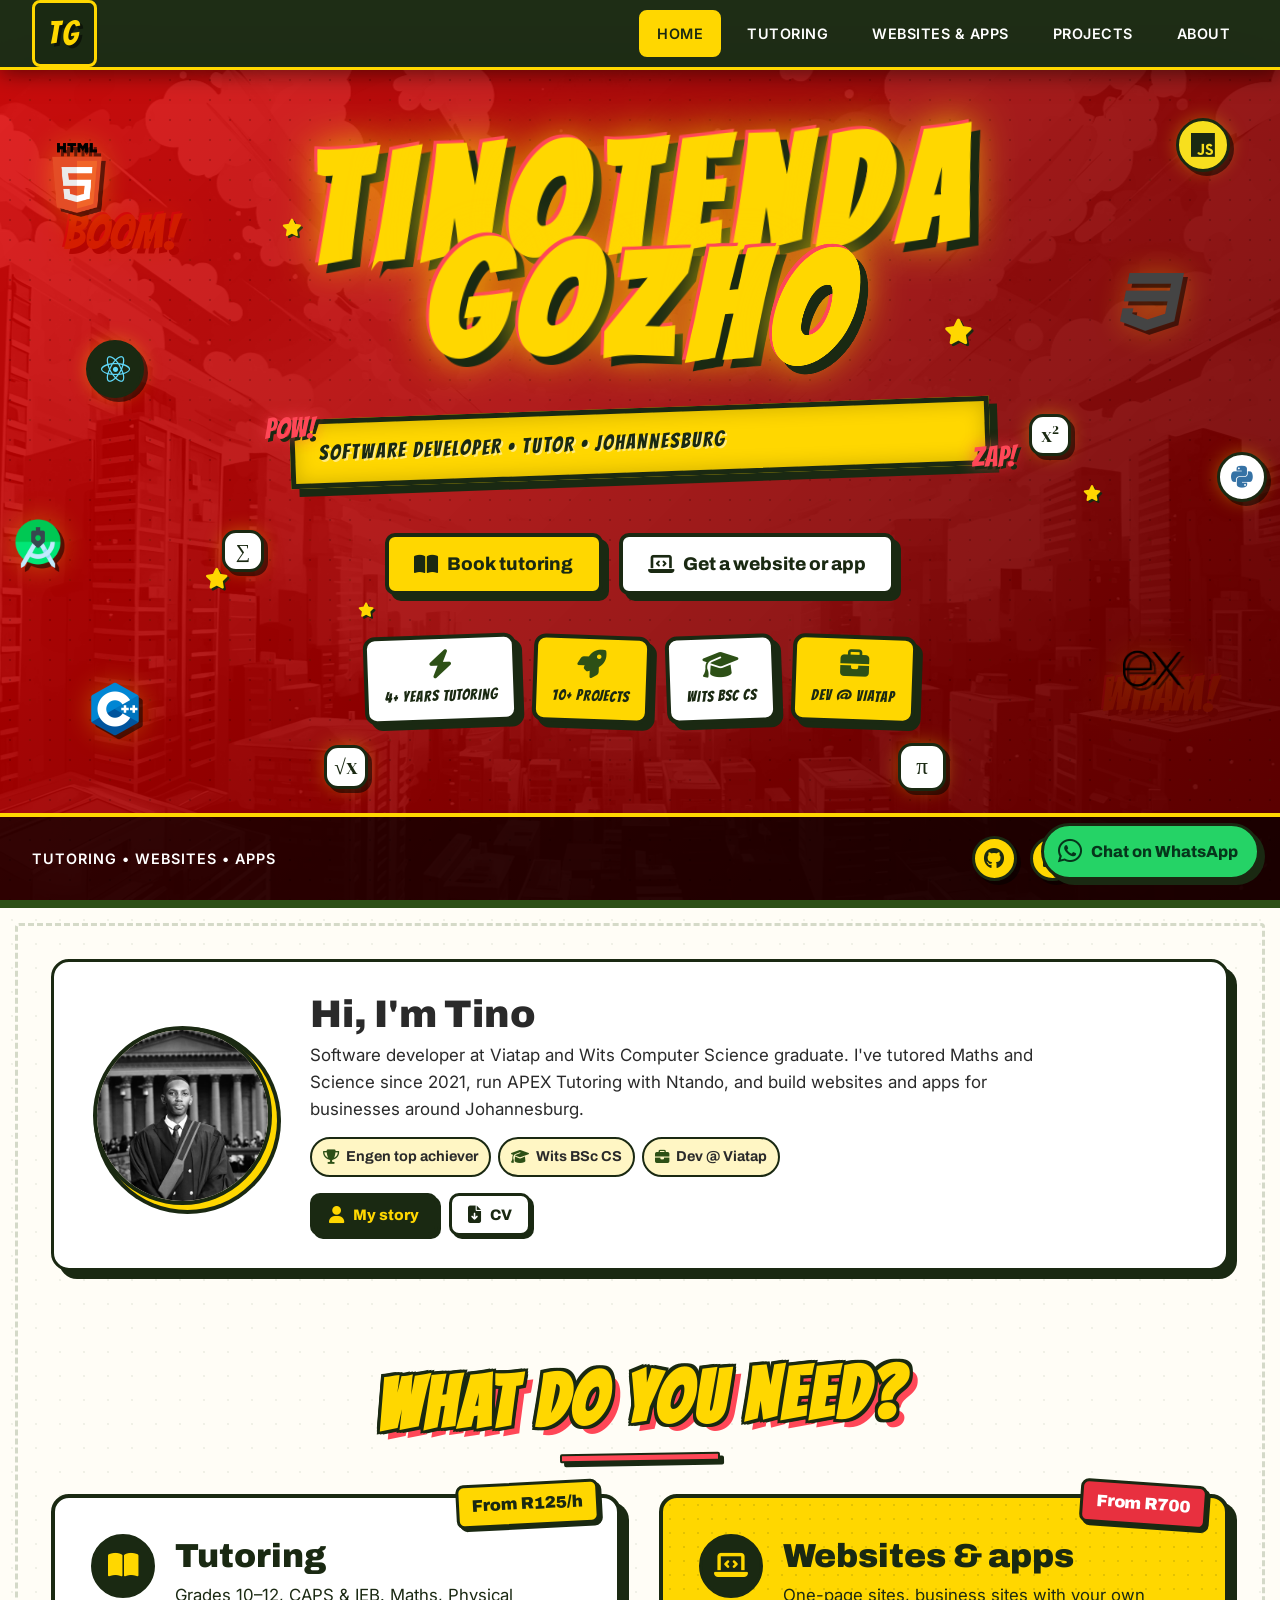
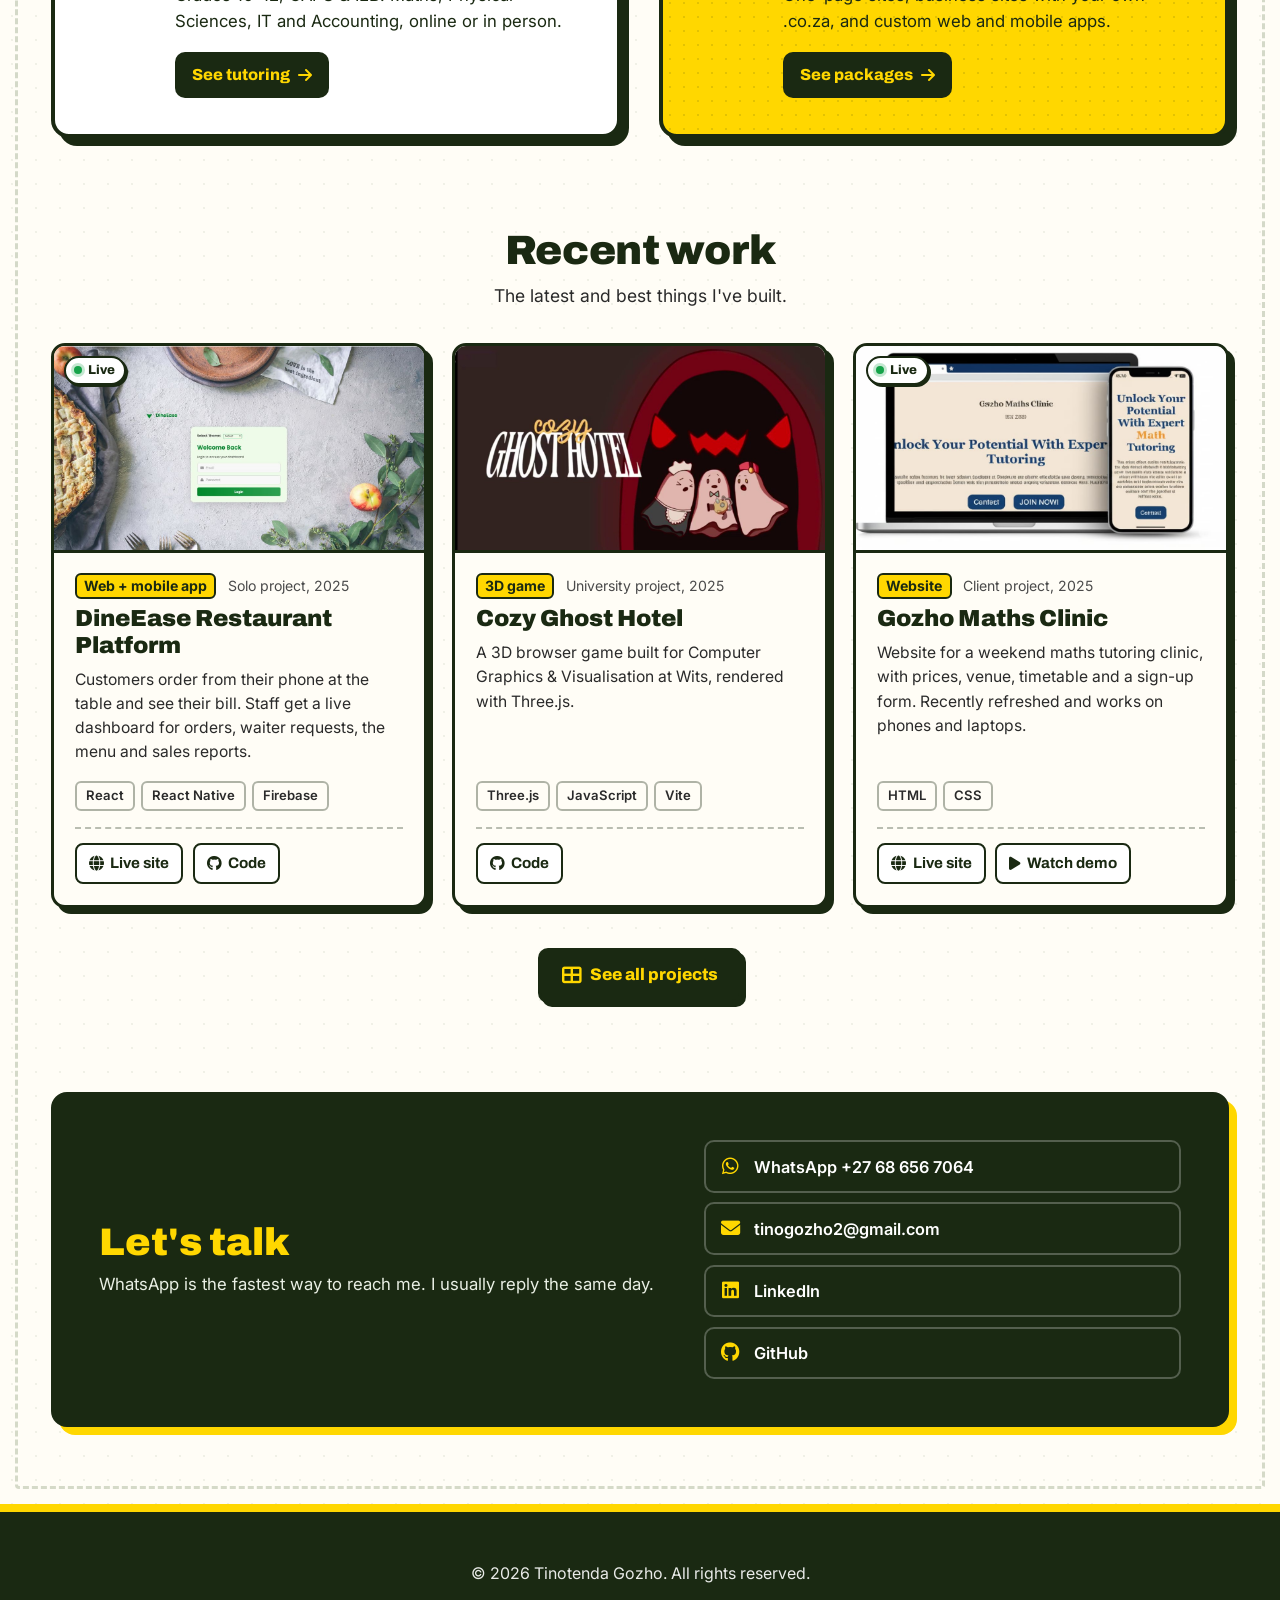
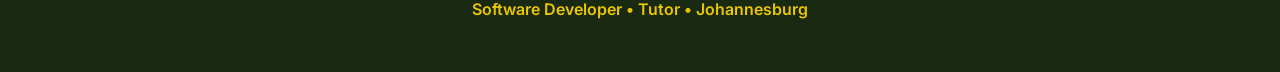
<file: index.html>
<!doctype html>
<html lang="en">
  <head>
    <meta charset="UTF-8" />
    <meta name="viewport" content="width=device-width, initial-scale=1.0" />
    <title>Tinotenda Gozho - Tutoring, Websites & Apps in Johannesburg</title>
    <meta name="description" content="Tinotenda (Tino) Gozho is a Johannesburg software developer and Wits Computer Science graduate. Maths, Science and IT tutoring, websites from R700, and custom web and mobile apps." />
    <link rel="canonical" href="https://tinogozho.netlify.app/" />
    <meta name="theme-color" content="#1a2912" />

    <!-- Favicons -->
    <link rel="icon" href="/favicon.ico" sizes="48x48" />
    <link rel="icon" href="/favicon.svg" type="image/svg+xml" />
    <link rel="apple-touch-icon" href="/apple-touch-icon.png" />
    <link rel="manifest" href="/site.webmanifest" />

    <!-- Link previews (WhatsApp, LinkedIn, etc.) -->
    <meta property="og:type" content="website" />
    <meta property="og:url" content="https://tinogozho.netlify.app/" />
    <meta property="og:title" content="Tinotenda Gozho - Tutoring, Websites & Apps in Johannesburg" />
    <meta property="og:description" content="Tinotenda (Tino) Gozho is a Johannesburg software developer and Wits Computer Science graduate. Maths, Science and IT tutoring, websites from R700, and custom web and mobile apps." />
    <meta property="og:image" content="https://tinogozho.netlify.app/icon-512.png" />
    <meta name="twitter:card" content="summary" />
    <script type="application/ld+json">
    {
      "@context": "https://schema.org",
      "@type": "Person",
      "name": "Tinotenda Gozho",
      "alternateName": "Tino Gozho",
      "url": "https://tinogozho.netlify.app/",
      "jobTitle": "Software Developer",
      "worksFor": { "@type": "Organization", "name": "VIATAP" },
      "alumniOf": { "@type": "CollegeOrUniversity", "name": "University of the Witwatersrand" },
      "address": { "@type": "PostalAddress", "addressLocality": "Johannesburg", "addressCountry": "ZA" },
      "email": "mailto:tinogozho2@gmail.com",
      "sameAs": [
        "https://www.linkedin.com/in/tino-gozho",
        "https://github.com/tino-ryan",
        "https://www.instagram.com/tino_r.y.a.n/"
      ]
    }
    </script>

    <link rel="preconnect" href="https://fonts.googleapis.com" />
    <link rel="preconnect" href="https://fonts.gstatic.com" crossorigin />
    <link rel="stylesheet" href="https://fonts.googleapis.com/css2?family=Archivo:wght@600;700;800;900&family=DM+Serif+Display&family=Poppins:wght@300;400;700&display=swap" />
    <link rel="stylesheet" href="https://cdnjs.cloudflare.com/ajax/libs/font-awesome/6.4.0/css/all.min.css" />
    <link rel="stylesheet" href="styles.css" />
    <link rel="stylesheet" href="site.css" />
    <link rel="stylesheet" href="motion.css" />
    <script>
      if (!(window.matchMedia && matchMedia('(prefers-reduced-motion: reduce)').matches)) {
        document.documentElement.classList.add('anim');
        setTimeout(function () { if (!window.__motionReady) document.documentElement.classList.remove('anim'); }, 2500);
      }
    </script>
  </head>
  <body>
    <header class="comic-header">
      <div class="header-content">
        <a href="index.html" class="header-logo" aria-label="Tinotenda Gozho, home">TG</a>
        <nav class="header-nav" id="mainNav" aria-label="Main">
          <a href="index.html" class="nav-btn active" aria-current="page">HOME</a>
          <a href="tutoring.html" class="nav-btn">TUTORING</a>
          <a href="websites.html" class="nav-btn">WEBSITES &amp; APPS</a>
          <a href="projects.html" class="nav-btn">PROJECTS</a>
          <a href="about.html" class="nav-btn">ABOUT</a>
        </nav>
        <button class="menu-toggle" id="menuToggle" aria-label="Menu" aria-expanded="false" aria-controls="mainNav">
          <i class="fas fa-bars"></i>
        </button>
      </div>
    </header>

    <main class="comic-book" id="comicBook">
<section id="home" class="comic-page comic-cover">
        <div class="cover-city-bg"></div>
        <div class="cover-overlay"></div>
        <div class="cover-halftone"></div>

        <!-- Language logos thrown across the cover + twinkling stars -->
        <div class="cover-langs" aria-hidden="true">
          <img src="images/html.png" class="lang-float lang-1" alt="" />
          <img src="images/css.png" class="lang-float lang-2" alt="" />
          <img src="images/cpp.png" class="lang-float lang-3" alt="" />
          <img src="images/express.png" class="lang-float lang-4" alt="" />
          <img src="images/android.png" class="lang-float lang-5" alt="" />
          <i class="fas fa-star star star-1"></i>
          <i class="fas fa-star star star-2"></i>
          <i class="fas fa-star star star-3"></i>
          <i class="fas fa-star star star-4"></i>
          <i class="fas fa-star star star-5"></i>
          <i class="fas fa-star star star-6"></i>
        </div>

        <div class="cover-main">
          <div class="hero-name-container">
            <h1 class="hero-name">TINOTENDA</h1>
            <h1 class="hero-name hero-name-last">GOZHO</h1>
          </div>

          <div class="cover-banner">
            <div class="banner-burst left">POW!</div>
            <div class="banner-content">
              <span class="banner-text"
                >SOFTWARE DEVELOPER • TUTOR • JOHANNESBURG</span
              >
            </div>
            <div class="banner-burst right">ZAP!</div>
          </div>

          <!-- CTAs -->
          <div class="hero-ctas">
            <a class="btn btn--yellow" href="tutoring.html"><i class="fas fa-book-open"></i> Book tutoring</a>
            <a class="btn btn--light" href="websites.html"><i class="fas fa-laptop-code"></i> <span class="hide-sm">Get a website or app</span><span class="only-sm">Websites &amp; apps</span></a>
          </div>

          <div class="cover-stats">
            <div class="stat-badge">
              <i class="fas fa-bolt stat-icon"></i>
              <div class="stat-text">4+ YEARS TUTORING</div>
            </div>
            <div class="stat-badge">
              <i class="fas fa-rocket stat-icon"></i>
              <div class="stat-text">10+ PROJECTS</div>
            </div>
            <div class="stat-badge">
              <i class="fas fa-graduation-cap stat-icon"></i>
              <div class="stat-text">WITS BSc CS</div>
            </div>
            <div class="stat-badge">
              <i class="fas fa-briefcase stat-icon"></i>
              <div class="stat-text">DEV @ VIATAP</div>
            </div>
          </div>
        </div>

        <div class="cover-bottom-bar">
          <div class="creator-credits">
            TUTORING • WEBSITES • APPS
          </div>
          <div class="social-icons-cover">
            <a
              href="https://github.com/tino-ryan"
              target="_blank"
              aria-label="GitHub"
              ><i class="fab fa-github"></i
            ></a>
            <a
              href="https://www.linkedin.com/in/tino-gozho"
              target="_blank"
              aria-label="LinkedIn"
              ><i class="fab fa-linkedin"></i
            ></a>
            <a
              href="mailto:tinogozho2@gmail.com"
              class="social-icon-link"
              aria-label="Email"
              ><i class="fas fa-envelope"></i
            ></a>
            <a
              href="tel:+27686567064"
              class="social-icon-link"
              aria-label="Phone"
              ><i class="fas fa-phone"></i
            ></a>
            <a
              href="https://www.instagram.com/tino_r.y.a.n/"
              target="_blank"
              aria-label="Instagram"
              ><i class="fab fa-instagram"></i
            ></a>
          </div>
        </div>

        <div class="action-word action-1">BOOM!</div>
        <div class="action-word action-2">WHAM!</div>
      </section>

      <section class="comic-page home-body" aria-label="Introduction and services">
        <div class="page-border"></div>
        <div class="page-content">

          <div class="intro">
            <img class="intro-photo" src="images/tino-sm.jpg" alt="Tinotenda Gozho in his Wits graduation gown" />
            <div class="intro-text">
              <h2>Hi, I'm Tino</h2>
              <p>Software developer at Viatap and Wits Computer Science graduate. I've tutored Maths and Science since 2021, run APEX Tutoring with Ntando, and build websites and apps for businesses around Johannesburg.</p>
              <ul class="intro-facts">
                <li><i class="fas fa-trophy"></i> Engen top achiever</li>
                <li><i class="fas fa-graduation-cap"></i> Wits BSc CS</li>
                <li><i class="fas fa-briefcase"></i> Dev @ Viatap</li>
              </ul>
              <div class="intro-actions">
                <a href="about.html" class="btn btn--dark btn--sm"><i class="fas fa-user"></i> My story</a>
                <a href="CV.pdf" target="_blank" class="btn btn--light btn--sm"><i class="fas fa-file-arrow-down"></i> CV</a>
              </div>
            </div>
          </div>

          <div class="block">
            <div class="page-header">
              <h2 class="section-title">WHAT DO YOU NEED?</h2>
              <div class="title-underline"></div>
            </div>

            <div class="doors">
              <a href="tutoring.html" class="door door--learn">
                <span class="door-sticker">From R125/h</span>
                <span class="door-icon"><i class="fas fa-book-open" aria-hidden="true"></i></span>
                <h3 class="door-title">Tutoring</h3>
                <p class="door-text">Grades 10–12, CAPS &amp; IEB. Maths, Physical Sciences, IT and Accounting, online or in person.</p>
                <span class="door-go">See tutoring <i class="fas fa-arrow-right" aria-hidden="true"></i></span>
              </a>

              <a href="websites.html" class="door door--build">
                <span class="door-sticker">From R700</span>
                <span class="door-icon"><i class="fas fa-laptop-code" aria-hidden="true"></i></span>
                <h3 class="door-title">Websites &amp; apps</h3>
                <p class="door-text">One-page sites, business sites with your own .co.za, and custom web and mobile apps.</p>
                <span class="door-go">See packages <i class="fas fa-arrow-right" aria-hidden="true"></i></span>
              </a>
            </div>
          </div>

          <div class="block">
            <div class="block-head block-head--center">
              <h2 class="block-title">Recent work</h2>
              <p class="block-lede">The latest and best things I've built.</p>
            </div>
            <p class="swipe-hint">Swipe to see more <i class="fas fa-arrow-right" aria-hidden="true"></i></p>
            <div class="pj-grid pj-grid--swipe pj-grid--feature">
            <article class="pj-card" data-cats="webapp mobile">
              <div class="pj-cover"><span class="pj-live">Live</span><img src="images/dineease.jpg" alt="DineEase staff login screen on a kitchen table background" loading="lazy" /></div>
              <div class="pj-body">
                <p class="pj-meta"><span class="pj-type">Web + mobile app</span> Solo project, 2025</p>
                <h3 class="pj-title">DineEase Restaurant Platform</h3>
                <p class="pj-desc">Customers order from their phone at the table and see their bill. Staff get a live dashboard for orders, waiter requests, the menu and sales reports.</p>
                <ul class="pj-tags"><li>React</li><li>React Native</li><li>Firebase</li></ul>
                <div class="pj-links">
                  <a href="https://rest-platform-9c3cc.web.app/" target="_blank" rel="noopener"><i class="fas fa-globe"></i> Live site</a>
                  <a href="https://github.com/tino-ryan/restaurant-app" target="_blank" rel="noopener"><i class="fab fa-github"></i> Code</a>
                </div>
              </div>
            </article>
            <article class="pj-card" data-cats="graphics">
              <div class="pj-cover"><img src="images/ghost-hotel.jpg" alt="Cozy Ghost Hotel title screen with three ghost hotel staff" loading="lazy" /></div>
              <div class="pj-body">
                <p class="pj-meta"><span class="pj-type">3D game</span> University project, 2025</p>
                <h3 class="pj-title">Cozy Ghost Hotel</h3>
                <p class="pj-desc">A 3D browser game built for Computer Graphics &amp; Visualisation at Wits, rendered with Three.js.</p>
                <ul class="pj-tags"><li>Three.js</li><li>JavaScript</li><li>Vite</li></ul>
                <div class="pj-links">
                  <a href="https://github.com/tino-ryan/cgv-game" target="_blank" rel="noopener"><i class="fab fa-github"></i> Code</a>
                </div>
              </div>
            </article>
            <article class="pj-card" data-cats="website">
              <div class="pj-cover"><span class="pj-live">Live</span><img src="images/GMC.jpg" alt="Gozho Maths Clinic website on a laptop and phone" loading="lazy" /></div>
              <div class="pj-body">
                <p class="pj-meta"><span class="pj-type">Website</span> Client project, 2025</p>
                <h3 class="pj-title">Gozho Maths Clinic</h3>
                <p class="pj-desc">Website for a weekend maths tutoring clinic, with prices, venue, timetable and a sign-up form. Recently refreshed and works on phones and laptops.</p>
                <ul class="pj-tags"><li>HTML</li><li>CSS</li></ul>
                <div class="pj-links">
                  <a href="https://gozhomathsclinic.netlify.app" target="_blank" rel="noopener"><i class="fas fa-globe"></i> Live site</a>
                  <a href="gmcdemo.mp4" target="_blank" rel="noopener"><i class="fas fa-play"></i> Watch demo</a>
                </div>
              </div>
            </article>
            </div>
            <div class="more-row">
              <a href="projects.html" class="btn btn--dark"><i class="fas fa-th-large"></i> See all projects</a>
            </div>
          </div>

          <div class="contact-strip block">
            <div>
              <h2>Let's talk</h2>
              <p>WhatsApp is the fastest way to reach me. I usually reply the same day.</p>
            </div>
            <ul class="contact-list">
              <li><a href="https://wa.me/27686567064" target="_blank" rel="noopener"><i class="fab fa-whatsapp"></i> <span class="hide-sm">WhatsApp +27 68 656 7064</span><span class="only-sm">WhatsApp</span></a></li>
              <li><a href="mailto:tinogozho2@gmail.com"><i class="fas fa-envelope"></i> <span class="hide-sm">tinogozho2@gmail.com</span><span class="only-sm">Email</span></a></li>
              <li><a href="https://www.linkedin.com/in/tino-gozho" target="_blank" rel="noopener"><i class="fab fa-linkedin"></i> LinkedIn</a></li>
              <li><a href="https://github.com/tino-ryan" target="_blank" rel="noopener"><i class="fab fa-github"></i> GitHub</a></li>
            </ul>
          </div>
        </div>
      </section>
    </main>

    <a class="wa-float" href="https://wa.me/27686567064?text=Hi%20Tino%2C%20I%20found%20you%20on%20your%20website." target="_blank" rel="noopener" aria-label="Chat on WhatsApp">
      <i class="fab fa-whatsapp" aria-hidden="true"></i><span>Chat on WhatsApp</span>
    </a>

    <footer class="comic-footer">
      <div class="footer-content">
        <p>&copy; 2026 Tinotenda Gozho. All rights reserved.</p>
        <p class="footer-tagline">Software Developer • Tutor • Johannesburg</p>
      </div>
    </footer>

    <script src="site.js"></script>
    <script src="motion.js"></script>
  </body>
</html>
</file>
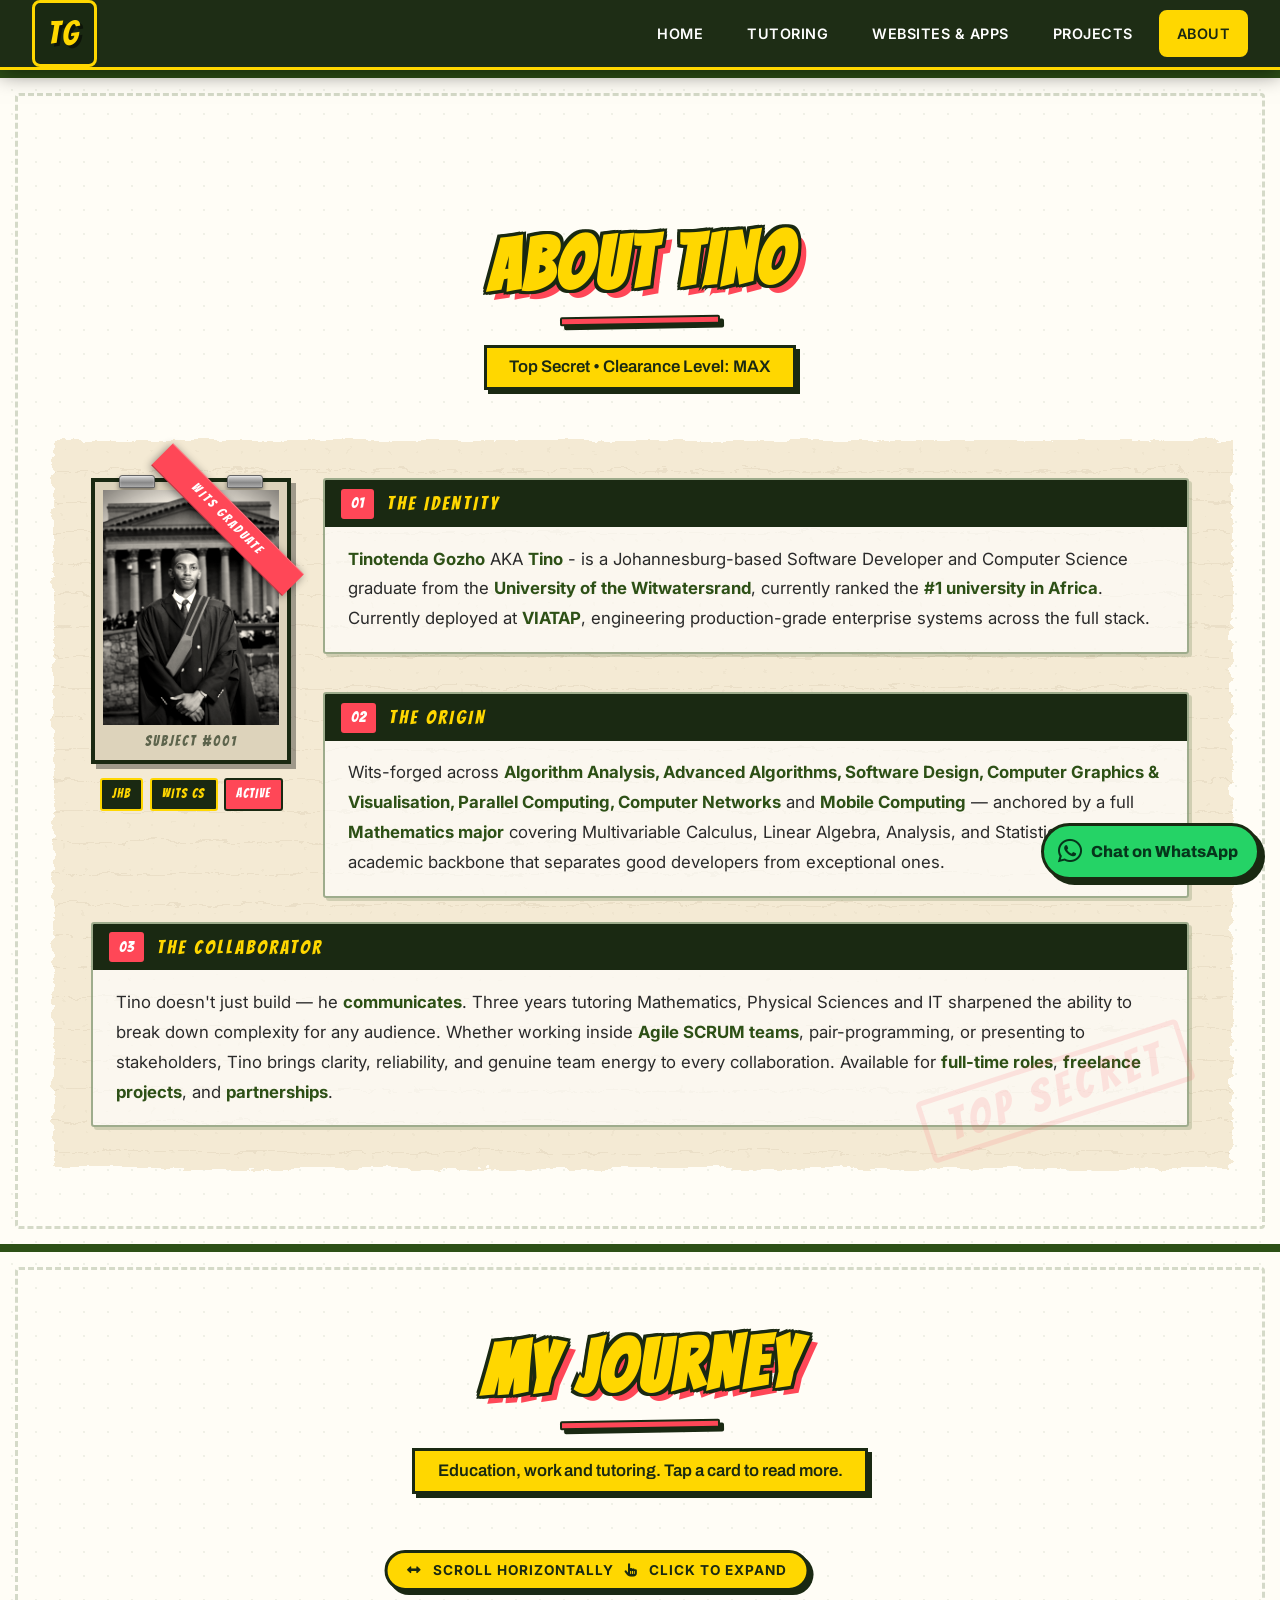
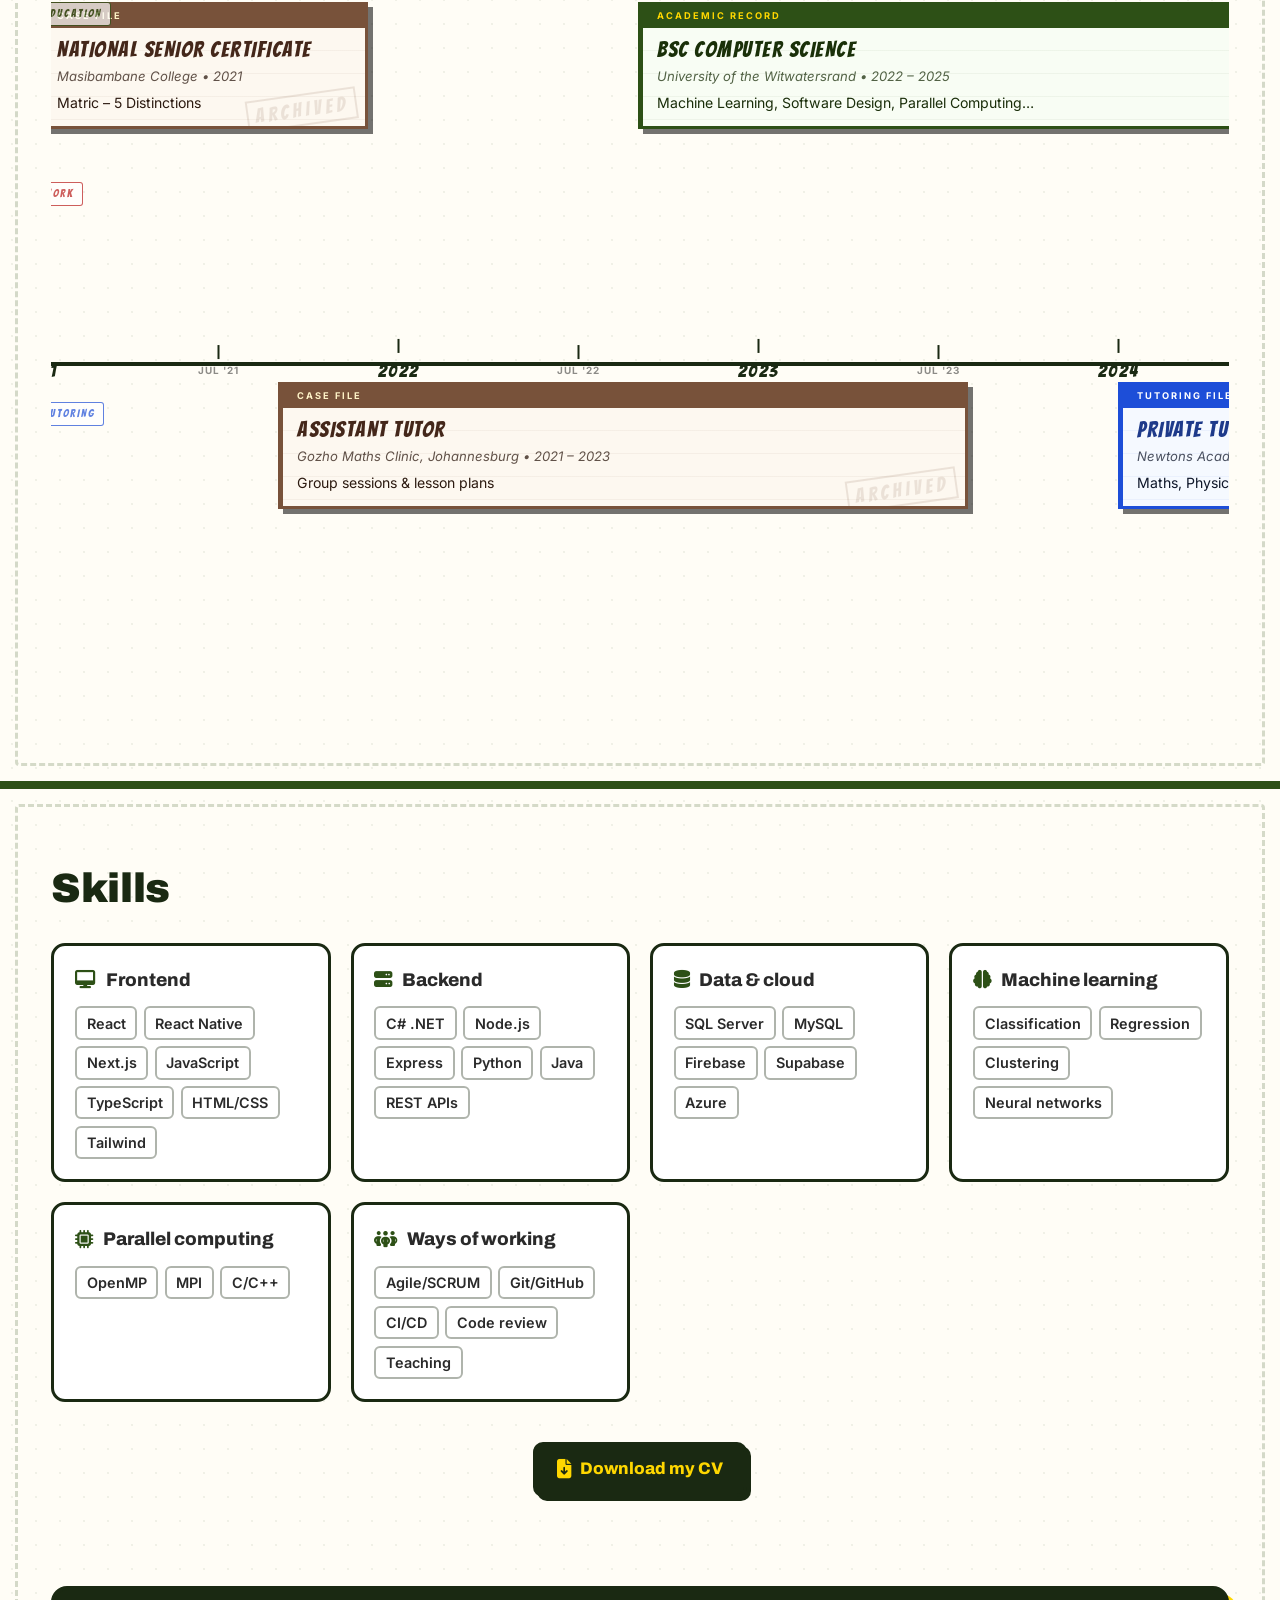
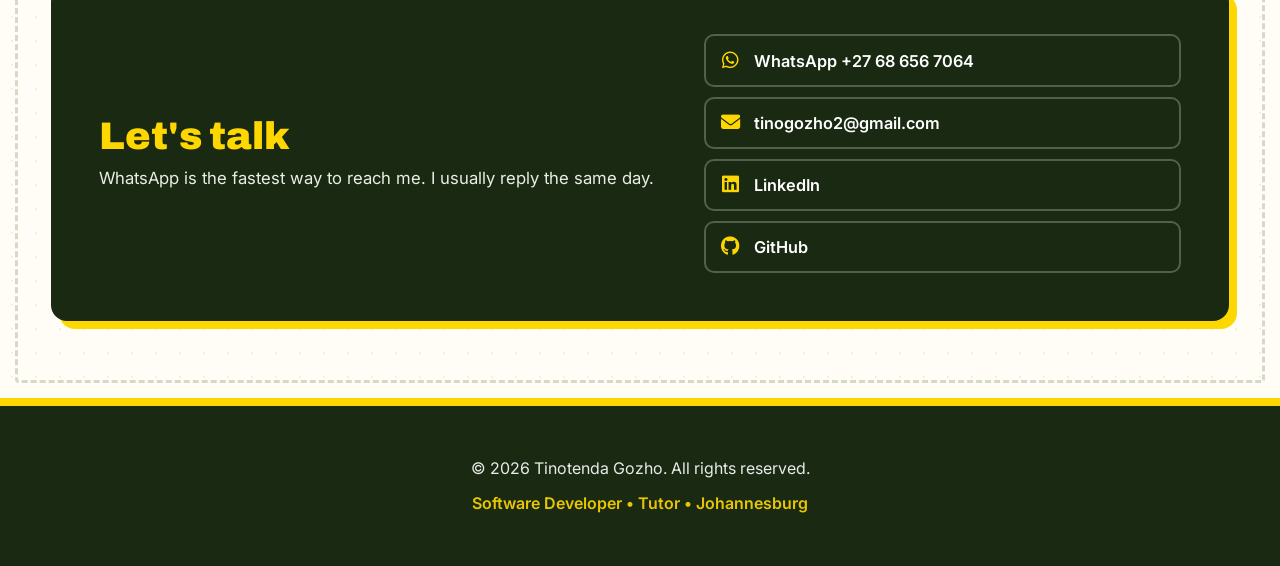
<file: about.html>
<!doctype html>
<html lang="en">
  <head>
    <meta charset="UTF-8" />
    <meta name="viewport" content="width=device-width, initial-scale=1.0" />
    <title>About Tinotenda Gozho - Software Developer & Tutor</title>
    <meta name="description" content="About Tinotenda (Tino) Gozho: software developer at Viatap, Wits BSc Computer Science graduate, Engen Maths & Science top achiever and tutor since 2021." />
    <link rel="canonical" href="https://tinogozho.netlify.app/about.html" />
    <meta name="theme-color" content="#1a2912" />

    <!-- Favicons -->
    <link rel="icon" href="/favicon.ico" sizes="48x48" />
    <link rel="icon" href="/favicon.svg" type="image/svg+xml" />
    <link rel="apple-touch-icon" href="/apple-touch-icon.png" />
    <link rel="manifest" href="/site.webmanifest" />

    <!-- Link previews (WhatsApp, LinkedIn, etc.) -->
    <meta property="og:type" content="website" />
    <meta property="og:url" content="https://tinogozho.netlify.app/about.html" />
    <meta property="og:title" content="About Tinotenda Gozho - Software Developer & Tutor" />
    <meta property="og:description" content="About Tinotenda (Tino) Gozho: software developer at Viatap, Wits BSc Computer Science graduate, Engen Maths & Science top achiever and tutor since 2021." />
    <meta property="og:image" content="https://tinogozho.netlify.app/icon-512.png" />
    <meta name="twitter:card" content="summary" />
    <script type="application/ld+json">
    {
      "@context": "https://schema.org",
      "@type": "Person",
      "name": "Tinotenda Gozho",
      "alternateName": "Tino Gozho",
      "url": "https://tinogozho.netlify.app/",
      "jobTitle": "Software Developer",
      "worksFor": { "@type": "Organization", "name": "VIATAP" },
      "alumniOf": { "@type": "CollegeOrUniversity", "name": "University of the Witwatersrand" },
      "address": { "@type": "PostalAddress", "addressLocality": "Johannesburg", "addressCountry": "ZA" },
      "email": "mailto:tinogozho2@gmail.com",
      "sameAs": [
        "https://www.linkedin.com/in/tino-gozho",
        "https://github.com/tino-ryan",
        "https://www.instagram.com/tino_r.y.a.n/"
      ]
    }
    </script>

    <link rel="preconnect" href="https://fonts.googleapis.com" />
    <link rel="preconnect" href="https://fonts.gstatic.com" crossorigin />
    <link rel="stylesheet" href="https://fonts.googleapis.com/css2?family=Archivo:wght@600;700;800;900&family=DM+Serif+Display&family=Poppins:wght@300;400;700&display=swap" />
    <link rel="stylesheet" href="https://cdnjs.cloudflare.com/ajax/libs/font-awesome/6.4.0/css/all.min.css" />
    <link rel="stylesheet" href="styles.css" />
    <link rel="stylesheet" href="site.css" />
    <link rel="stylesheet" href="motion.css" />
    <script>
      if (!(window.matchMedia && matchMedia('(prefers-reduced-motion: reduce)').matches)) {
        document.documentElement.classList.add('anim');
        setTimeout(function () { if (!window.__motionReady) document.documentElement.classList.remove('anim'); }, 2500);
      }
    </script>
  </head>
  <body>
    <header class="comic-header">
      <div class="header-content">
        <a href="index.html" class="header-logo" aria-label="Tinotenda Gozho, home">TG</a>
        <nav class="header-nav" id="mainNav" aria-label="Main">
          <a href="index.html" class="nav-btn">HOME</a>
          <a href="tutoring.html" class="nav-btn">TUTORING</a>
          <a href="websites.html" class="nav-btn">WEBSITES &amp; APPS</a>
          <a href="projects.html" class="nav-btn">PROJECTS</a>
          <a href="about.html" class="nav-btn active" aria-current="page">ABOUT</a>
        </nav>
        <button class="menu-toggle" id="menuToggle" aria-label="Menu" aria-expanded="false" aria-controls="mainNav">
          <i class="fas fa-bars"></i>
        </button>
      </div>
    </header>

    <main class="comic-book">
<section id="about" class="comic-page page-top">
        <div class="page-border"></div>

        <!-- SVG torn-paper displacement filter -->
        <svg class="torn-defs" aria-hidden="true">
          <defs>
            <filter id="torn-paper" x="-5%" y="-5%" width="110%" height="110%">
              <feTurbulence
                type="turbulence"
                baseFrequency="0.022 0.058"
                numOctaves="4"
                seed="13"
                result="noise"
              />
              <feDisplacementMap
                in="SourceGraphic"
                in2="noise"
                scale="11"
                xChannelSelector="R"
                yChannelSelector="G"
              />
            </filter>
          </defs>
        </svg>

        <div class="page-content">
          <div class="page-header">
            <h1 class="section-title">ABOUT TINO</h1>
            <div class="title-underline"></div>
            <p class="section-subtitle">Top Secret • Clearance Level: MAX</p>
          </div>

          <div class="dossier">
            <!-- TOP ROW: photo pin + identity & origin panels -->
            <div class="dossier-top">
              <div class="dossier-photo-col">
                <div class="photo-pinned">
                  <div class="staple staple-left"></div>
                  <div class="staple staple-right"></div>
                  <!-- Replace images/tino.jpg with your photo -->
                  <img
                    src="images/tino.jpg"
                    alt="Tinotenda Gozho"
                    class="subject-photo"
                  />
                  <div class="grad-banner">WITS GRADUATE</div>
                  <p class="photo-caption">SUBJECT #001</p>
                </div>
                <div class="subject-badges">
                  <span class="s-badge">JHB</span>
                  <span class="s-badge">WITS CS</span>
                  <span class="s-badge badge-active">ACTIVE</span>
                </div>
              </div>

              <div class="dossier-panels-col">
                <div class="dp">
                  <div class="dp-header">
                    <span class="dp-num">01</span>
                    <span class="dp-label">THE IDENTITY</span>
                  </div>
                  <p class="dp-text">
                    <strong>Tinotenda Gozho</strong> AKA
                    <strong> Tino</strong> - is a Johannesburg-based Software
                    Developer and Computer Science graduate from the
                    <strong>University of the Witwatersrand</strong>, currently
                    ranked the <strong>#1 university in Africa</strong>.
                    Currently deployed at <strong>VIATAP</strong>, engineering
                    production-grade enterprise systems across the full stack.
                  </p>
                </div>

                <div class="dp">
                  <div class="dp-header">
                    <span class="dp-num">02</span>
                    <span class="dp-label">THE ORIGIN</span>
                  </div>
                  <p class="dp-text">
                    Wits-forged across
                    <strong
                      >Algorithm Analysis, Advanced Algorithms, Software Design,
                      Computer Graphics & Visualisation, Parallel Computing,
                      Computer Networks</strong
                    >
                    and <strong>Mobile Computing</strong> — anchored by a full
                    <strong>Mathematics major</strong> covering Multivariable
                    Calculus, Linear Algebra, Analysis, and Statistics. The
                    academic backbone that separates good developers from
                    exceptional ones.
                  </p>
                </div>
              </div>
            </div>

            <!-- COLLABORATOR -->
            <div class="dp">
              <div class="dp-header">
                <span class="dp-num">03</span>
                <span class="dp-label">THE COLLABORATOR</span>
              </div>
              <p class="dp-text">
                Tino doesn't just build — he <strong>communicates</strong>.
                Three years tutoring Mathematics, Physical Sciences and IT
                sharpened the ability to break down complexity for any audience.
                Whether working inside <strong>Agile SCRUM teams</strong>,
                pair-programming, or presenting to stakeholders, Tino brings
                clarity, reliability, and genuine team energy to every
                collaboration. Available for <strong>full-time roles</strong>,
                <strong>freelance projects</strong>, and
                <strong>partnerships</strong>.
              </p>
            </div>
          </div>
          <!-- /.dossier -->
        </div>
      </section>

<section id="journey" class="comic-page">
        <div class="page-border"></div>
        <div class="page-content">
          <div class="page-header">
            <h2 class="section-title">MY JOURNEY</h2>
            <div class="title-underline"></div>
            <p class="section-subtitle">
              Education, work and tutoring. Tap a card to read more.
            </p>
          </div>

          <div class="timeline-wrapper">
            <div class="timeline-scroll-hint">
              <i class="fas fa-arrows-alt-h"></i>
              <span>SCROLL HORIZONTALLY</span>
              <i class="fas fa-hand-pointer"></i>
              <span>CLICK TO EXPAND</span>
            </div>

            <div class="timeline">
              <div class="time-axis"></div>
              <div class="lane lane-1" id="lane1"></div>
              <div class="lane lane-2" id="lane2"></div>
              <div class="lane lane-3" id="lane3"></div>
            </div>
          </div>
        </div>
      </section>

      <section class="comic-page" aria-labelledby="skillsTitle">
        <div class="page-border"></div>
        <div class="page-content">
          <div class="block-head">
            <h2 class="block-title" id="skillsTitle">Skills</h2>
          </div>
          <div class="skills">
            <div class="skill"><h3><i class="fas fa-desktop"></i> Frontend</h3><ul><li>React</li><li>React Native</li><li>Next.js</li><li>JavaScript</li><li>TypeScript</li><li>HTML/CSS</li><li>Tailwind</li></ul></div>
            <div class="skill"><h3><i class="fas fa-server"></i> Backend</h3><ul><li>C# .NET</li><li>Node.js</li><li>Express</li><li>Python</li><li>Java</li><li>REST APIs</li></ul></div>
            <div class="skill"><h3><i class="fas fa-database"></i> Data &amp; cloud</h3><ul><li>SQL Server</li><li>MySQL</li><li>Firebase</li><li>Supabase</li><li>Azure</li></ul></div>
            <div class="skill"><h3><i class="fas fa-brain"></i> Machine learning</h3><ul><li>Classification</li><li>Regression</li><li>Clustering</li><li>Neural networks</li></ul></div>
            <div class="skill"><h3><i class="fas fa-microchip"></i> Parallel computing</h3><ul><li>OpenMP</li><li>MPI</li><li>C/C++</li></ul></div>
            <div class="skill"><h3><i class="fas fa-people-group"></i> Ways of working</h3><ul><li>Agile/SCRUM</li><li>Git/GitHub</li><li>CI/CD</li><li>Code review</li><li>Teaching</li></ul></div>
          </div>

          <div class="more-row">
            <a href="CV.pdf" target="_blank" class="btn btn--dark"><i class="fas fa-file-arrow-down"></i> Download my CV</a>
          </div>

          <div class="contact-strip block">
            <div>
              <h2>Let's talk</h2>
              <p>WhatsApp is the fastest way to reach me. I usually reply the same day.</p>
            </div>
            <ul class="contact-list">
              <li><a href="https://wa.me/27686567064" target="_blank" rel="noopener"><i class="fab fa-whatsapp"></i> <span class="hide-sm">WhatsApp +27 68 656 7064</span><span class="only-sm">WhatsApp</span></a></li>
              <li><a href="mailto:tinogozho2@gmail.com"><i class="fas fa-envelope"></i> <span class="hide-sm">tinogozho2@gmail.com</span><span class="only-sm">Email</span></a></li>
              <li><a href="https://www.linkedin.com/in/tino-gozho" target="_blank" rel="noopener"><i class="fab fa-linkedin"></i> LinkedIn</a></li>
              <li><a href="https://github.com/tino-ryan" target="_blank" rel="noopener"><i class="fab fa-github"></i> GitHub</a></li>
            </ul>
          </div>
        </div>
      </section>
    </main>

    <a class="wa-float" href="https://wa.me/27686567064?text=Hi%20Tino%2C%20I%20read%20your%20About%20page." target="_blank" rel="noopener" aria-label="Chat on WhatsApp">
      <i class="fab fa-whatsapp" aria-hidden="true"></i><span>Chat on WhatsApp</span>
    </a>
    <div class="burst-container" id="burstContainer"></div>

    <footer class="comic-footer">
      <div class="footer-content">
        <p>&copy; 2026 Tinotenda Gozho. All rights reserved.</p>
        <p class="footer-tagline">Software Developer • Tutor • Johannesburg</p>
      </div>
    </footer>

    <script src="site.js"></script>
    <script src="motion.js"></script>
  </body>
</html>
</file>
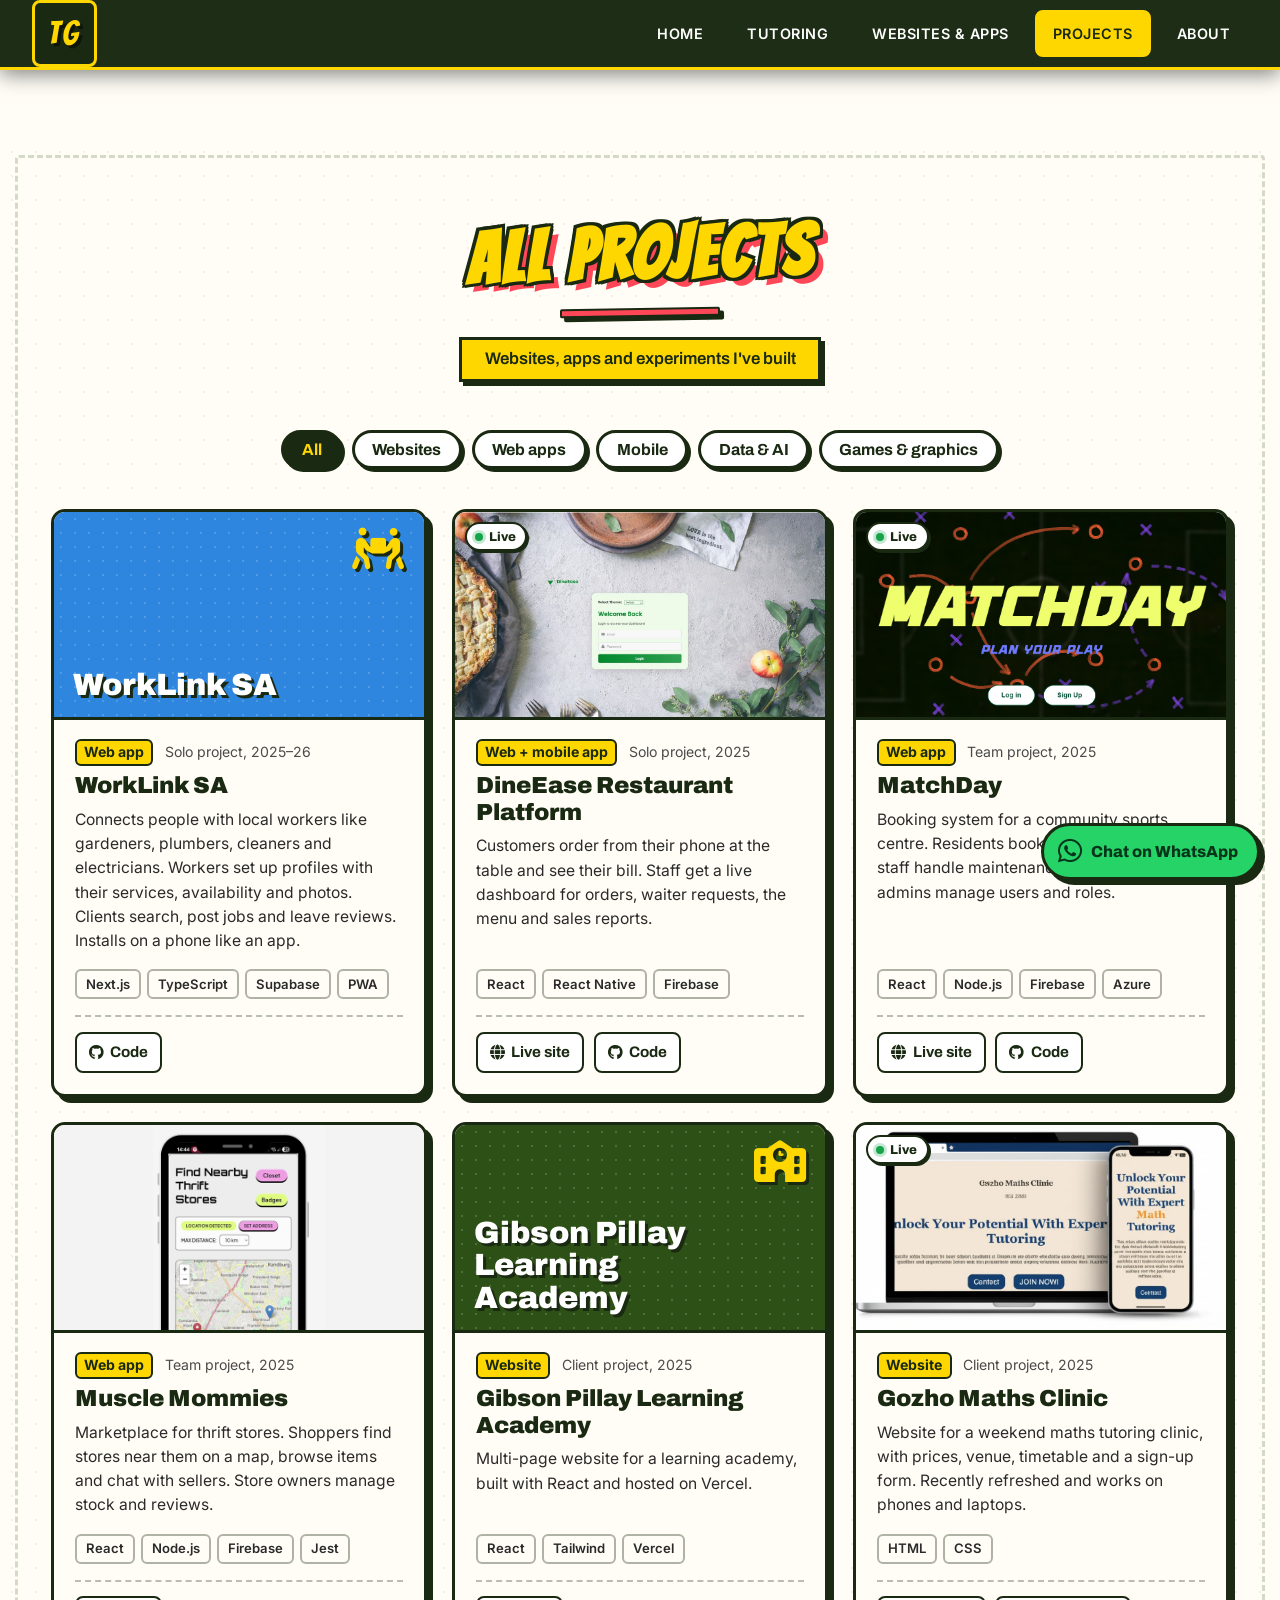
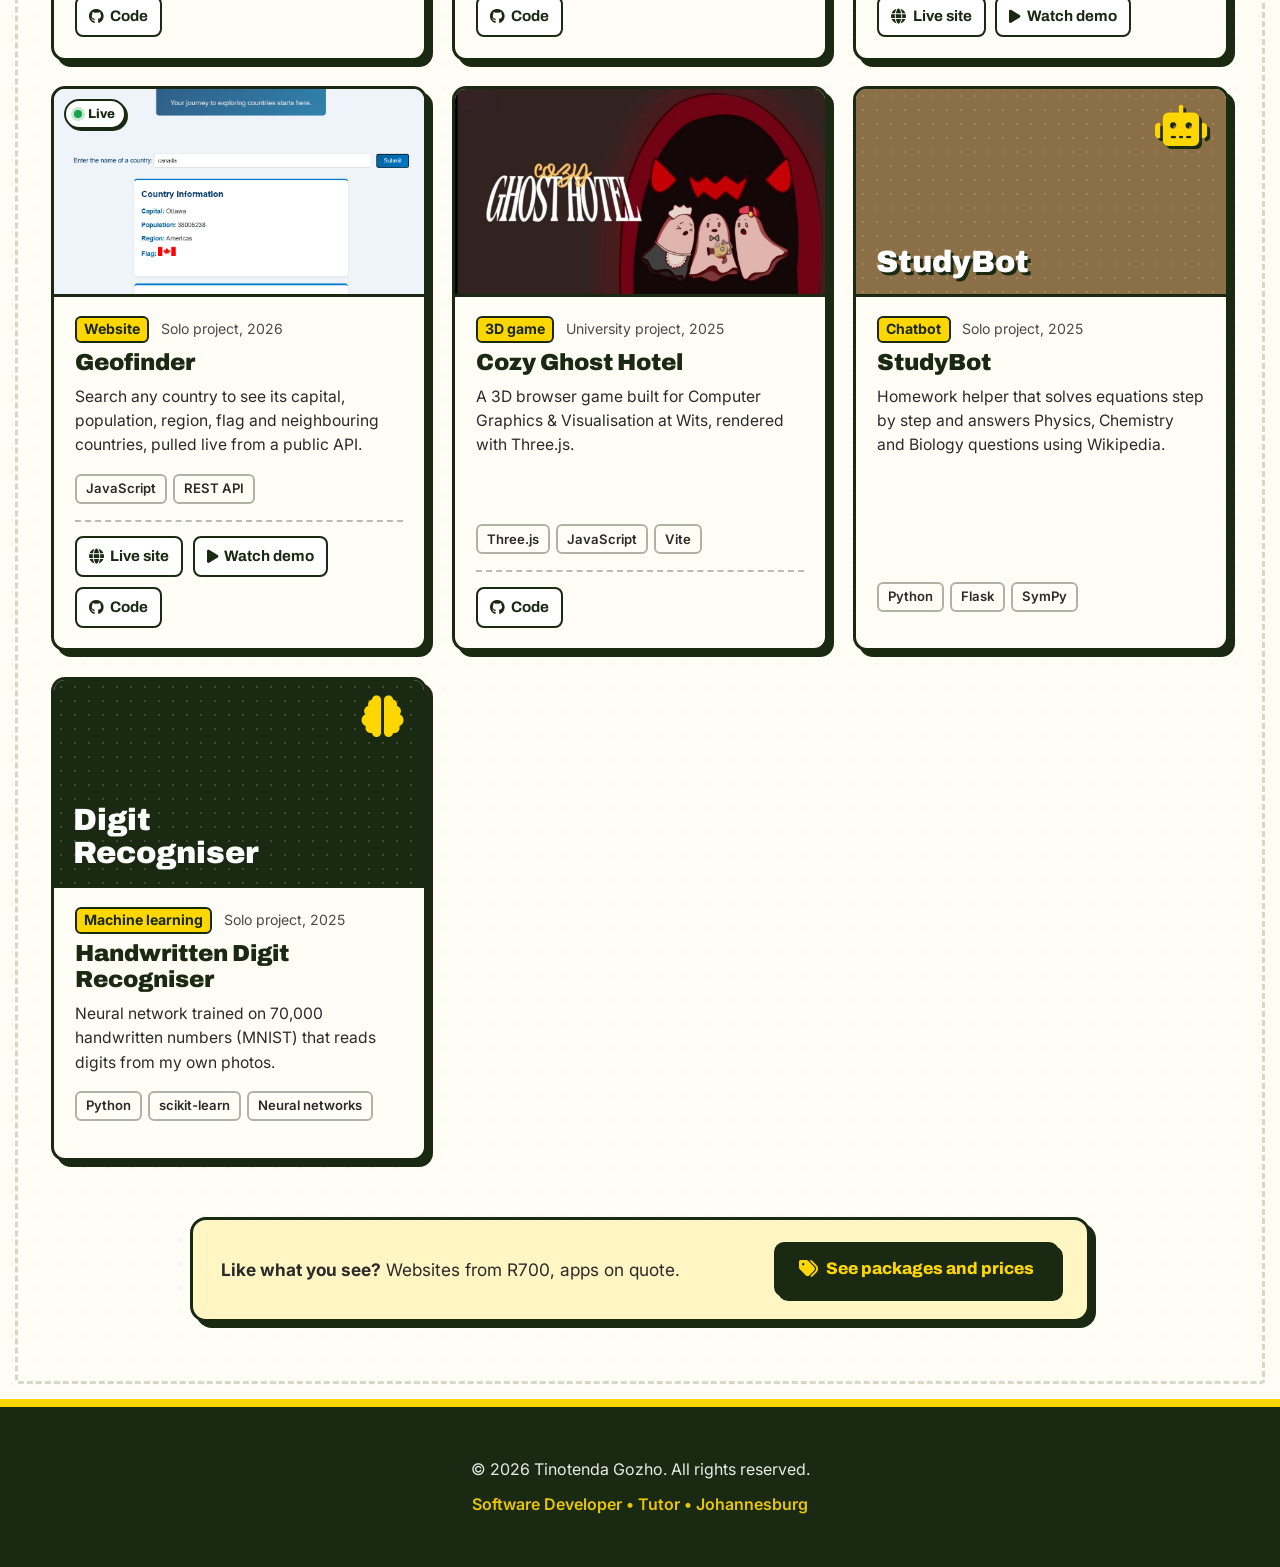
<file: projects.html>
<!doctype html>
<html lang="en">
  <head>
    <meta charset="UTF-8" />
    <meta name="viewport" content="width=device-width, initial-scale=1.0" />
    <title>Projects - Tinotenda Gozho</title>
    <meta name="description" content="Websites, web apps, mobile apps and data projects built by Tinotenda (Tino) Gozho, a Johannesburg software developer." />
    <link rel="canonical" href="https://tinogozho.netlify.app/projects.html" />
    <meta name="theme-color" content="#1a2912" />

    <!-- Favicons -->
    <link rel="icon" href="/favicon.ico" sizes="48x48" />
    <link rel="icon" href="/favicon.svg" type="image/svg+xml" />
    <link rel="apple-touch-icon" href="/apple-touch-icon.png" />
    <link rel="manifest" href="/site.webmanifest" />

    <!-- Link previews (WhatsApp, LinkedIn, etc.) -->
    <meta property="og:type" content="website" />
    <meta property="og:url" content="https://tinogozho.netlify.app/projects.html" />
    <meta property="og:title" content="Projects - Tinotenda Gozho" />
    <meta property="og:description" content="Websites, web apps, mobile apps and data projects built by Tinotenda (Tino) Gozho, a Johannesburg software developer." />
    <meta property="og:image" content="https://tinogozho.netlify.app/icon-512.png" />
    <meta name="twitter:card" content="summary" />

    <link rel="preconnect" href="https://fonts.googleapis.com" />
    <link rel="preconnect" href="https://fonts.gstatic.com" crossorigin />
    <link rel="stylesheet" href="https://fonts.googleapis.com/css2?family=Archivo:wght@600;700;800;900&family=DM+Serif+Display&family=Poppins:wght@300;400;700&display=swap" />
    <link rel="stylesheet" href="https://cdnjs.cloudflare.com/ajax/libs/font-awesome/6.4.0/css/all.min.css" />
    <link rel="stylesheet" href="styles.css" />
    <link rel="stylesheet" href="site.css" />
    <link rel="stylesheet" href="motion.css" />
    <script>
      if (!(window.matchMedia && matchMedia('(prefers-reduced-motion: reduce)').matches)) {
        document.documentElement.classList.add('anim');
        setTimeout(function () { if (!window.__motionReady) document.documentElement.classList.remove('anim'); }, 2500);
      }
    </script>
  </head>
  <body>
    <header class="comic-header">
      <div class="header-content">
        <a href="index.html" class="header-logo" aria-label="Tinotenda Gozho, home">TG</a>
        <nav class="header-nav" id="mainNav" aria-label="Main">
          <a href="index.html" class="nav-btn">HOME</a>
          <a href="tutoring.html" class="nav-btn">TUTORING</a>
          <a href="websites.html" class="nav-btn">WEBSITES &amp; APPS</a>
          <a href="projects.html" class="nav-btn active" aria-current="page">PROJECTS</a>
          <a href="about.html" class="nav-btn">ABOUT</a>
        </nav>
        <button class="menu-toggle" id="menuToggle" aria-label="Menu" aria-expanded="false" aria-controls="mainNav">
          <i class="fas fa-bars"></i>
        </button>
      </div>
    </header>

    <main class="comic-book page-top">
      <section class="comic-page">
        <div class="page-border"></div>
        <div class="page-content">
          <div class="page-header">
            <h1 class="section-title">ALL PROJECTS</h1>
            <div class="title-underline"></div>
            <p class="section-subtitle">Websites, apps and experiments I've built</p>
          </div>

          <div class="pj-filters" role="toolbar" aria-label="Filter projects">
            <button class="pj-filter" data-filter="all" aria-pressed="true">All</button>
            <button class="pj-filter" data-filter="website" aria-pressed="false">Websites</button>
            <button class="pj-filter" data-filter="webapp" aria-pressed="false">Web apps</button>
            <button class="pj-filter" data-filter="mobile" aria-pressed="false">Mobile</button>
            <button class="pj-filter" data-filter="data" aria-pressed="false">Data &amp; AI</button>
            <button class="pj-filter" data-filter="graphics" aria-pressed="false">Games &amp; graphics</button>
          </div>

          <div class="pj-grid pj-grid--list" id="pjGrid">
            <article class="pj-card" data-cats="webapp mobile">
              <div class="pj-cover pj-cover--type" style="--cover: #2e86de">
                <span class="pj-cover-name">WorkLink SA</span>
                <i class="fas fa-people-carry-box" aria-hidden="true"></i>
              </div>
              <div class="pj-body">
                <p class="pj-meta"><span class="pj-type">Web app</span> Solo project, 2025–26</p>
                <h3 class="pj-title">WorkLink SA</h3>
                <p class="pj-desc">Connects people with local workers like gardeners, plumbers, cleaners and electricians. Workers set up profiles with their services, availability and photos. Clients search, post jobs and leave reviews. Installs on a phone like an app.</p>
                <ul class="pj-tags"><li>Next.js</li><li>TypeScript</li><li>Supabase</li><li>PWA</li></ul>
                <div class="pj-links">
                  <a href="https://github.com/tino-ryan/worklink-sa" target="_blank" rel="noopener"><i class="fab fa-github"></i> Code</a>
                </div>
              </div>
            </article>
            <article class="pj-card" data-cats="webapp mobile">
              <div class="pj-cover"><span class="pj-live">Live</span><img src="images/dineease.jpg" alt="DineEase staff login screen on a kitchen table background" loading="lazy" /></div>
              <div class="pj-body">
                <p class="pj-meta"><span class="pj-type">Web + mobile app</span> Solo project, 2025</p>
                <h3 class="pj-title">DineEase Restaurant Platform</h3>
                <p class="pj-desc">Customers order from their phone at the table and see their bill. Staff get a live dashboard for orders, waiter requests, the menu and sales reports.</p>
                <ul class="pj-tags"><li>React</li><li>React Native</li><li>Firebase</li></ul>
                <div class="pj-links">
                  <a href="https://rest-platform-9c3cc.web.app/" target="_blank" rel="noopener"><i class="fas fa-globe"></i> Live site</a>
                  <a href="https://github.com/tino-ryan/restaurant-app" target="_blank" rel="noopener"><i class="fab fa-github"></i> Code</a>
                </div>
              </div>
            </article>
            <article class="pj-card" data-cats="webapp">
              <div class="pj-cover"><span class="pj-live">Live</span><img src="MATCHDAY.png" alt="MatchDay login screen with a football tactics board" loading="lazy" /></div>
              <div class="pj-body">
                <p class="pj-meta"><span class="pj-type">Web app</span> Team project, 2025</p>
                <h3 class="pj-title">MatchDay</h3>
                <p class="pj-desc">Booking system for a community sports centre. Residents book facilities and events, staff handle maintenance reports, and admins manage users and roles.</p>
                <ul class="pj-tags"><li>React</li><li>Node.js</li><li>Firebase</li><li>Azure</li></ul>
                <div class="pj-links">
                  <a href="https://victorious-bush-007efa41e.6.azurestaticapps.net/" target="_blank" rel="noopener"><i class="fas fa-globe"></i> Live site</a>
                  <a href="https://github.com/tino-ryan/matchday" target="_blank" rel="noopener"><i class="fab fa-github"></i> Code</a>
                </div>
              </div>
            </article>
            <article class="pj-card" data-cats="webapp">
              <div class="pj-cover pj-cover--phone"><img src="thebox.png" alt="Find Nearby Thrift Stores screen with a map" loading="lazy" /></div>
              <div class="pj-body">
                <p class="pj-meta"><span class="pj-type">Web app</span> Team project, 2025</p>
                <h3 class="pj-title">Muscle Mommies</h3>
                <p class="pj-desc">Marketplace for thrift stores. Shoppers find stores near them on a map, browse items and chat with sellers. Store owners manage stock and reviews.</p>
                <ul class="pj-tags"><li>React</li><li>Node.js</li><li>Firebase</li><li>Jest</li></ul>
                <div class="pj-links">
                  <a href="https://github.com/tino-ryan/Muscle-mommies" target="_blank" rel="noopener"><i class="fab fa-github"></i> Code</a>
                </div>
              </div>
            </article>
            <article class="pj-card" data-cats="website">
              <div class="pj-cover pj-cover--type" style="--cover: #2d5016">
                <span class="pj-cover-name">Gibson Pillay Learning Academy</span>
                <i class="fas fa-school" aria-hidden="true"></i>
              </div>
              <div class="pj-body">
                <p class="pj-meta"><span class="pj-type">Website</span> Client project, 2025</p>
                <h3 class="pj-title">Gibson Pillay Learning Academy</h3>
                <p class="pj-desc">Multi-page website for a learning academy, built with React and hosted on Vercel.</p>
                <ul class="pj-tags"><li>React</li><li>Tailwind</li><li>Vercel</li></ul>
                <div class="pj-links">
                  <a href="https://github.com/tino-ryan/gplademo" target="_blank" rel="noopener"><i class="fab fa-github"></i> Code</a>
                </div>
              </div>
            </article>
            <article class="pj-card" data-cats="website">
              <div class="pj-cover"><span class="pj-live">Live</span><img src="images/GMC.jpg" alt="Gozho Maths Clinic website on a laptop and phone" loading="lazy" /></div>
              <div class="pj-body">
                <p class="pj-meta"><span class="pj-type">Website</span> Client project, 2025</p>
                <h3 class="pj-title">Gozho Maths Clinic</h3>
                <p class="pj-desc">Website for a weekend maths tutoring clinic, with prices, venue, timetable and a sign-up form. Recently refreshed and works on phones and laptops.</p>
                <ul class="pj-tags"><li>HTML</li><li>CSS</li></ul>
                <div class="pj-links">
                  <a href="https://gozhomathsclinic.netlify.app" target="_blank" rel="noopener"><i class="fas fa-globe"></i> Live site</a>
                  <a href="gmcdemo.mp4" target="_blank" rel="noopener"><i class="fas fa-play"></i> Watch demo</a>
                </div>
              </div>
            </article>
            <article class="pj-card" data-cats="website">
              <div class="pj-cover"><span class="pj-live">Live</span><img src="images/Geofinder.png" alt="Geofinder showing country information for Canada" loading="lazy" /></div>
              <div class="pj-body">
                <p class="pj-meta"><span class="pj-type">Website</span> Solo project, 2026</p>
                <h3 class="pj-title">Geofinder</h3>
                <p class="pj-desc">Search any country to see its capital, population, region, flag and neighbouring countries, pulled live from a public API.</p>
                <ul class="pj-tags"><li>JavaScript</li><li>REST API</li></ul>
                <div class="pj-links">
                  <a href="https://tino-ryan.github.io/Geofinder/" target="_blank" rel="noopener"><i class="fas fa-globe"></i> Live site</a>
                  <a href="geofinder.mp4" target="_blank" rel="noopener"><i class="fas fa-play"></i> Watch demo</a>
                  <a href="https://github.com/tino-ryan/Geofinder" target="_blank" rel="noopener"><i class="fab fa-github"></i> Code</a>
                </div>
              </div>
            </article>
            <article class="pj-card" data-cats="graphics">
              <div class="pj-cover"><img src="images/ghost-hotel.jpg" alt="Cozy Ghost Hotel title screen with three ghost hotel staff" loading="lazy" /></div>
              <div class="pj-body">
                <p class="pj-meta"><span class="pj-type">3D game</span> University project, 2025</p>
                <h3 class="pj-title">Cozy Ghost Hotel</h3>
                <p class="pj-desc">A 3D browser game built for Computer Graphics &amp; Visualisation at Wits, rendered with Three.js.</p>
                <ul class="pj-tags"><li>Three.js</li><li>JavaScript</li><li>Vite</li></ul>
                <div class="pj-links">
                  <a href="https://github.com/tino-ryan/cgv-game" target="_blank" rel="noopener"><i class="fab fa-github"></i> Code</a>
                </div>
              </div>
            </article>
            <article class="pj-card" data-cats="data">
              <div class="pj-cover pj-cover--type" style="--cover: #8b6f47">
                <span class="pj-cover-name">StudyBot</span>
                <i class="fas fa-robot" aria-hidden="true"></i>
              </div>
              <div class="pj-body">
                <p class="pj-meta"><span class="pj-type">Chatbot</span> Solo project, 2025</p>
                <h3 class="pj-title">StudyBot</h3>
                <p class="pj-desc">Homework helper that solves equations step by step and answers Physics, Chemistry and Biology questions using Wikipedia.</p>
                <ul class="pj-tags"><li>Python</li><li>Flask</li><li>SymPy</li></ul>
              </div>
            </article>
            <article class="pj-card" data-cats="data">
              <div class="pj-cover pj-cover--type" style="--cover: #1a2912">
                <span class="pj-cover-name">Digit Recogniser</span>
                <i class="fas fa-brain" aria-hidden="true"></i>
              </div>
              <div class="pj-body">
                <p class="pj-meta"><span class="pj-type">Machine learning</span> Solo project, 2025</p>
                <h3 class="pj-title">Handwritten Digit Recogniser</h3>
                <p class="pj-desc">Neural network trained on 70,000 handwritten numbers (MNIST) that reads digits from my own photos.</p>
                <ul class="pj-tags"><li>Python</li><li>scikit-learn</li><li>Neural networks</li></ul>
              </div>
            </article>
          </div>
          <p class="pj-empty" id="pjEmpty" hidden>No projects in this category yet.</p>

          <div class="pj-cta">
            <p><strong>Like what you see?</strong> Websites from R700, apps on quote.</p>
            <a href="websites.html" class="btn btn--dark"><i class="fas fa-tags"></i> See packages and prices</a>
          </div>
        </div>
      </section>
    </main>

    <a class="wa-float" href="https://wa.me/27686567064?text=Hi%20Tino%2C%20I%20saw%20your%20projects%20page." target="_blank" rel="noopener" aria-label="Chat on WhatsApp">
      <i class="fab fa-whatsapp" aria-hidden="true"></i><span>Chat on WhatsApp</span>
    </a>

    <footer class="comic-footer">
      <div class="footer-content">
        <p>&copy; 2026 Tinotenda Gozho. All rights reserved.</p>
        <p class="footer-tagline">Software Developer • Tutor • Johannesburg</p>
      </div>
    </footer>

    <script src="site.js"></script>
    <script src="motion.js"></script>
  </body>
</html>
</file>
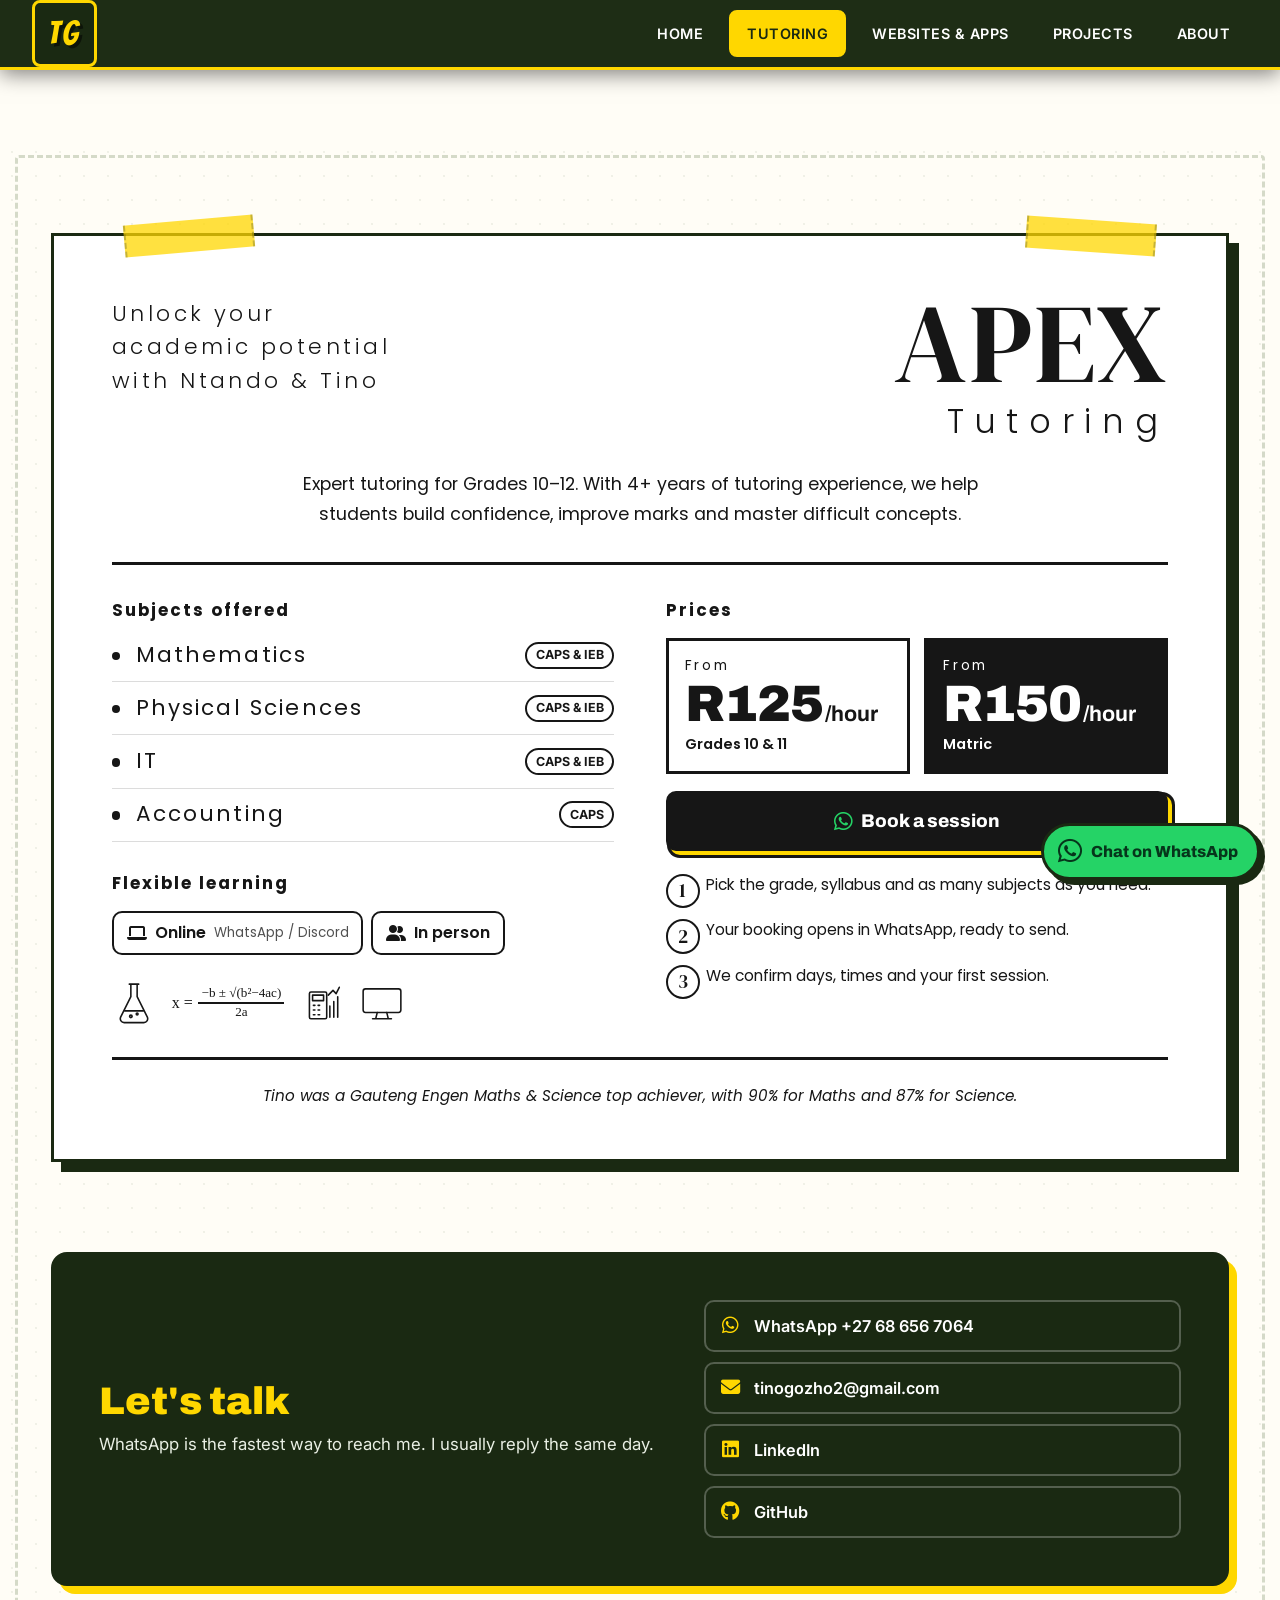
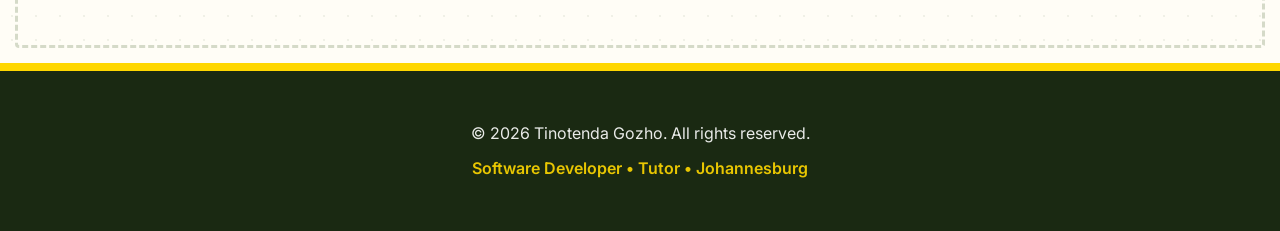
<file: tutoring.html>
<!doctype html>
<html lang="en">
  <head>
    <meta charset="UTF-8" />
    <meta name="viewport" content="width=device-width, initial-scale=1.0" />
    <title>APEX Tutoring - Maths, Science, IT & Accounting, Grades 10–12 | Tino Gozho</title>
    <meta name="description" content="APEX Tutoring with Ntando & Tino: Maths, Physical Sciences, IT and Accounting for Grades 10–12, CAPS and IEB. Online or in person in Johannesburg, from R125/hour." />
    <link rel="canonical" href="https://tinogozho.netlify.app/tutoring.html" />
    <meta name="theme-color" content="#1a2912" />

    <!-- Favicons -->
    <link rel="icon" href="/favicon.ico" sizes="48x48" />
    <link rel="icon" href="/favicon.svg" type="image/svg+xml" />
    <link rel="apple-touch-icon" href="/apple-touch-icon.png" />
    <link rel="manifest" href="/site.webmanifest" />

    <!-- Link previews (WhatsApp, LinkedIn, etc.) -->
    <meta property="og:type" content="website" />
    <meta property="og:url" content="https://tinogozho.netlify.app/tutoring.html" />
    <meta property="og:title" content="APEX Tutoring - Maths, Science, IT & Accounting, Grades 10–12 | Tino Gozho" />
    <meta property="og:description" content="APEX Tutoring with Ntando & Tino: Maths, Physical Sciences, IT and Accounting for Grades 10–12, CAPS and IEB. Online or in person in Johannesburg, from R125/hour." />
    <meta property="og:image" content="https://tinogozho.netlify.app/icon-512.png" />
    <meta name="twitter:card" content="summary" />

    <link rel="preconnect" href="https://fonts.googleapis.com" />
    <link rel="preconnect" href="https://fonts.gstatic.com" crossorigin />
    <link rel="stylesheet" href="https://fonts.googleapis.com/css2?family=Archivo:wght@600;700;800;900&family=DM+Serif+Display&family=Poppins:wght@300;400;700&display=swap" />
    <link rel="stylesheet" href="https://cdnjs.cloudflare.com/ajax/libs/font-awesome/6.4.0/css/all.min.css" />
    <link rel="stylesheet" href="styles.css" />
    <link rel="stylesheet" href="site.css" />
    <link rel="stylesheet" href="motion.css" />
    <script>
      if (!(window.matchMedia && matchMedia('(prefers-reduced-motion: reduce)').matches)) {
        document.documentElement.classList.add('anim');
        setTimeout(function () { if (!window.__motionReady) document.documentElement.classList.remove('anim'); }, 2500);
      }
    </script>
  </head>
  <body>
    <header class="comic-header">
      <div class="header-content">
        <a href="index.html" class="header-logo" aria-label="Tinotenda Gozho, home">TG</a>
        <nav class="header-nav" id="mainNav" aria-label="Main">
          <a href="index.html" class="nav-btn">HOME</a>
          <a href="tutoring.html" class="nav-btn active" aria-current="page">TUTORING</a>
          <a href="websites.html" class="nav-btn">WEBSITES &amp; APPS</a>
          <a href="projects.html" class="nav-btn">PROJECTS</a>
          <a href="about.html" class="nav-btn">ABOUT</a>
        </nav>
        <button class="menu-toggle" id="menuToggle" aria-label="Menu" aria-expanded="false" aria-controls="mainNav">
          <i class="fas fa-bars"></i>
        </button>
      </div>
    </header>

    <main class="comic-book page-top">
      <section class="comic-page">
        <div class="page-border"></div>
        <div class="page-content">
          <article class="apex-sheet" aria-labelledby="apexTitle">
            <span class="apex-tape apex-tape--left" aria-hidden="true"></span>
            <span class="apex-tape apex-tape--right" aria-hidden="true"></span>

            <header class="apex-head">
              <p class="apex-kicker">Unlock your academic potential with Ntando &amp; Tino</p>
              <h1 class="apex-brand" id="apexTitle">
                <span class="apex-word">APEX</span>
                <span class="apex-sub">Tutoring</span>
              </h1>
            </header>

            <p class="apex-intro">
              Expert tutoring for Grades 10–12. With 4+ years of tutoring experience, we help students
              build confidence, improve marks and master difficult concepts.
            </p>

            <div class="apex-cols">
              <div class="apex-buy">
                <h2 class="apex-h">Prices</h2>
                <div class="apex-prices">
                  <div class="apex-price">
                    <span class="apex-from">From</span>
                    <span class="apex-amount">R125<small>/hour</small></span>
                    <span class="apex-for">Grades 10 &amp; 11</span>
                  </div>
                  <div class="apex-price">
                    <span class="apex-from">From</span>
                    <span class="apex-amount">R150<small>/hour</small></span>
                    <span class="apex-for">Matric</span>
                  </div>
                </div>
                <a href="#" class="btn btn--ink btn--block apex-book" data-open="bookModal"><i class="fab fa-whatsapp" aria-hidden="true"></i> Book a session</a>
                <ol class="apex-steps">
                  <li>Pick the grade, syllabus and as many subjects as you need.</li>
                  <li>Your booking opens in WhatsApp, ready to send.</li>
                  <li>We confirm days, times and your first session.</li>
                </ol>
              </div>

              <div class="apex-offer">
                <h2 class="apex-h">Subjects offered</h2>
                <ul class="apex-subjects">
                  <li><span class="apex-subject">Mathematics</span><span class="apex-syl">CAPS &amp; IEB</span></li>
                  <li><span class="apex-subject">Physical Sciences</span><span class="apex-syl">CAPS &amp; IEB</span></li>
                  <li><span class="apex-subject">IT</span><span class="apex-syl">CAPS &amp; IEB</span></li>
                  <li><span class="apex-subject">Accounting</span><span class="apex-syl">CAPS</span></li>
                </ul>
                <h2 class="apex-h apex-h--gap">Flexible learning</h2>
                <ul class="apex-modes">
                  <li><i class="fas fa-laptop" aria-hidden="true"></i> Online <small>WhatsApp / Discord</small></li>
                  <li><i class="fas fa-user-group" aria-hidden="true"></i> In person</li>
                </ul>
                <div class="apex-icons" aria-hidden="true">
                  <svg viewBox="0 0 48 56"><path d="M18 4h12M20 4v16L7 46a5 5 0 0 0 4.5 7h25A5 5 0 0 0 41 46L28 20V4"/><path d="M12 38h24"/><circle cx="20" cy="45" r="1.6"/><circle cx="28" cy="42" r="1.2"/></svg>
                  <span class="apex-formula">x = <span class="apex-frac"><span>−b ± √(b²−4ac)</span><span>2a</span></span></span>
                  <svg viewBox="0 0 48 56"><rect x="8" y="14" width="22" height="34" rx="2"/><rect x="12" y="18" width="14" height="7"/><path d="M13 31h2M19 31h2M13 37h2M19 37h2M13 43h2M19 43h2"/><path d="M34 46V32M39 46V26M44 46V20M32 18l6-6 4 4 4-8"/></svg>
                  <svg viewBox="0 0 56 48"><rect x="4" y="6" width="48" height="30" rx="3"/><path d="M22 36l-2 8h16l-2-8M16 44h24"/></svg>
                </div>
              </div>
            </div>

            <p class="apex-proof">Tino was a Gauteng Engen Maths &amp; Science top achiever, with 90% for Maths and 87% for Science.</p>
          </article>

          <div class="contact-strip block">
            <div>
              <h2>Let's talk</h2>
              <p>WhatsApp is the fastest way to reach me. I usually reply the same day.</p>
            </div>
            <ul class="contact-list">
              <li><a href="https://wa.me/27686567064" target="_blank" rel="noopener"><i class="fab fa-whatsapp"></i> <span class="hide-sm">WhatsApp +27 68 656 7064</span><span class="only-sm">WhatsApp</span></a></li>
              <li><a href="mailto:tinogozho2@gmail.com"><i class="fas fa-envelope"></i> <span class="hide-sm">tinogozho2@gmail.com</span><span class="only-sm">Email</span></a></li>
              <li><a href="https://www.linkedin.com/in/tino-gozho" target="_blank" rel="noopener"><i class="fab fa-linkedin"></i> LinkedIn</a></li>
              <li><a href="https://github.com/tino-ryan" target="_blank" rel="noopener"><i class="fab fa-github"></i> GitHub</a></li>
            </ul>
          </div>
        </div>
      </section>
    </main>

    <dialog class="modal" id="bookModal" aria-labelledby="bookTitle">
      <form class="modal-inner" id="bookForm" novalidate>
        <div class="modal-head">
          <h2 class="modal-title" id="bookTitle">Book a session</h2>
          <button type="button" class="modal-x" data-close aria-label="Close"><i class="fas fa-times"></i></button>
        </div>
        <p class="modal-sub">This opens WhatsApp with your booking written out. Nothing is sent until you press send.</p>

        <fieldset class="field">
          <legend>Grade</legend>
          <div class="chips">
            <label><input type="radio" name="grade" value="10" checked /><span>Grade 10</span></label>
            <label><input type="radio" name="grade" value="11" /><span>Grade 11</span></label>
            <label><input type="radio" name="grade" value="12" /><span>Matric</span></label>
          </div>
        </fieldset>

        <fieldset class="field">
          <legend>Syllabus</legend>
          <div class="chips">
            <label><input type="radio" name="syllabus" value="CAPS" checked /><span>CAPS</span></label>
            <label><input type="radio" name="syllabus" value="IEB" /><span>IEB</span></label>
          </div>
        </fieldset>

        <fieldset class="field">
          <legend>Subjects <span class="field-hint">Pick one or more</span></legend>
          <div class="chips">
            <label><input type="checkbox" name="subjects" value="Mathematics" /><span>Maths</span></label>
            <label><input type="checkbox" name="subjects" value="Physical Sciences" /><span>Physical Sciences</span></label>
            <label><input type="checkbox" name="subjects" value="IT" /><span>IT</span></label>
            <label><input type="checkbox" name="subjects" value="Accounting" /><span>Accounting</span></label>
          </div>
        </fieldset>
        <p class="form-note" id="acctNote" hidden>Accounting is only offered for CAPS.</p>

        <fieldset class="field">
          <legend>Where</legend>
          <div class="chips">
            <label><input type="radio" name="mode" value="online" checked /><span>Online</span></label>
            <label><input type="radio" name="mode" value="in person" /><span>In person</span></label>
          </div>
        </fieldset>

        <div class="field">
          <label class="field-label" for="bookName">Student's name <span class="field-hint">Optional</span></label>
          <input class="input" id="bookName" type="text" autocomplete="name" />
        </div>
        <div class="field">
          <label class="field-label" for="bookWhen">Best days and times <span class="field-hint">Optional</span></label>
          <input class="input" id="bookWhen" type="text" placeholder="e.g. Saturdays, or weekdays after 4pm" />
        </div>

        <div class="form-total"><span>Price</span><strong id="bookRate">From R125/hour</strong></div>
        <p class="form-error" role="alert" tabindex="-1" hidden></p>
        <button type="submit" class="btn btn--ink btn--block"><i class="fab fa-whatsapp" aria-hidden="true"></i> Send booking on WhatsApp</button>
      </form>
    </dialog>

    <a class="wa-float" href="https://wa.me/27686567064?text=Hi%20Tino%2C%20I%27m%20asking%20about%20APEX%20Tutoring." target="_blank" rel="noopener" aria-label="Chat on WhatsApp">
      <i class="fab fa-whatsapp" aria-hidden="true"></i><span>Chat on WhatsApp</span>
    </a>

    <footer class="comic-footer">
      <div class="footer-content">
        <p>&copy; 2026 Tinotenda Gozho. All rights reserved.</p>
        <p class="footer-tagline">Software Developer • Tutor • Johannesburg</p>
      </div>
    </footer>

    <script src="site.js"></script>
    <script src="motion.js"></script>
  </body>
</html>
</file>
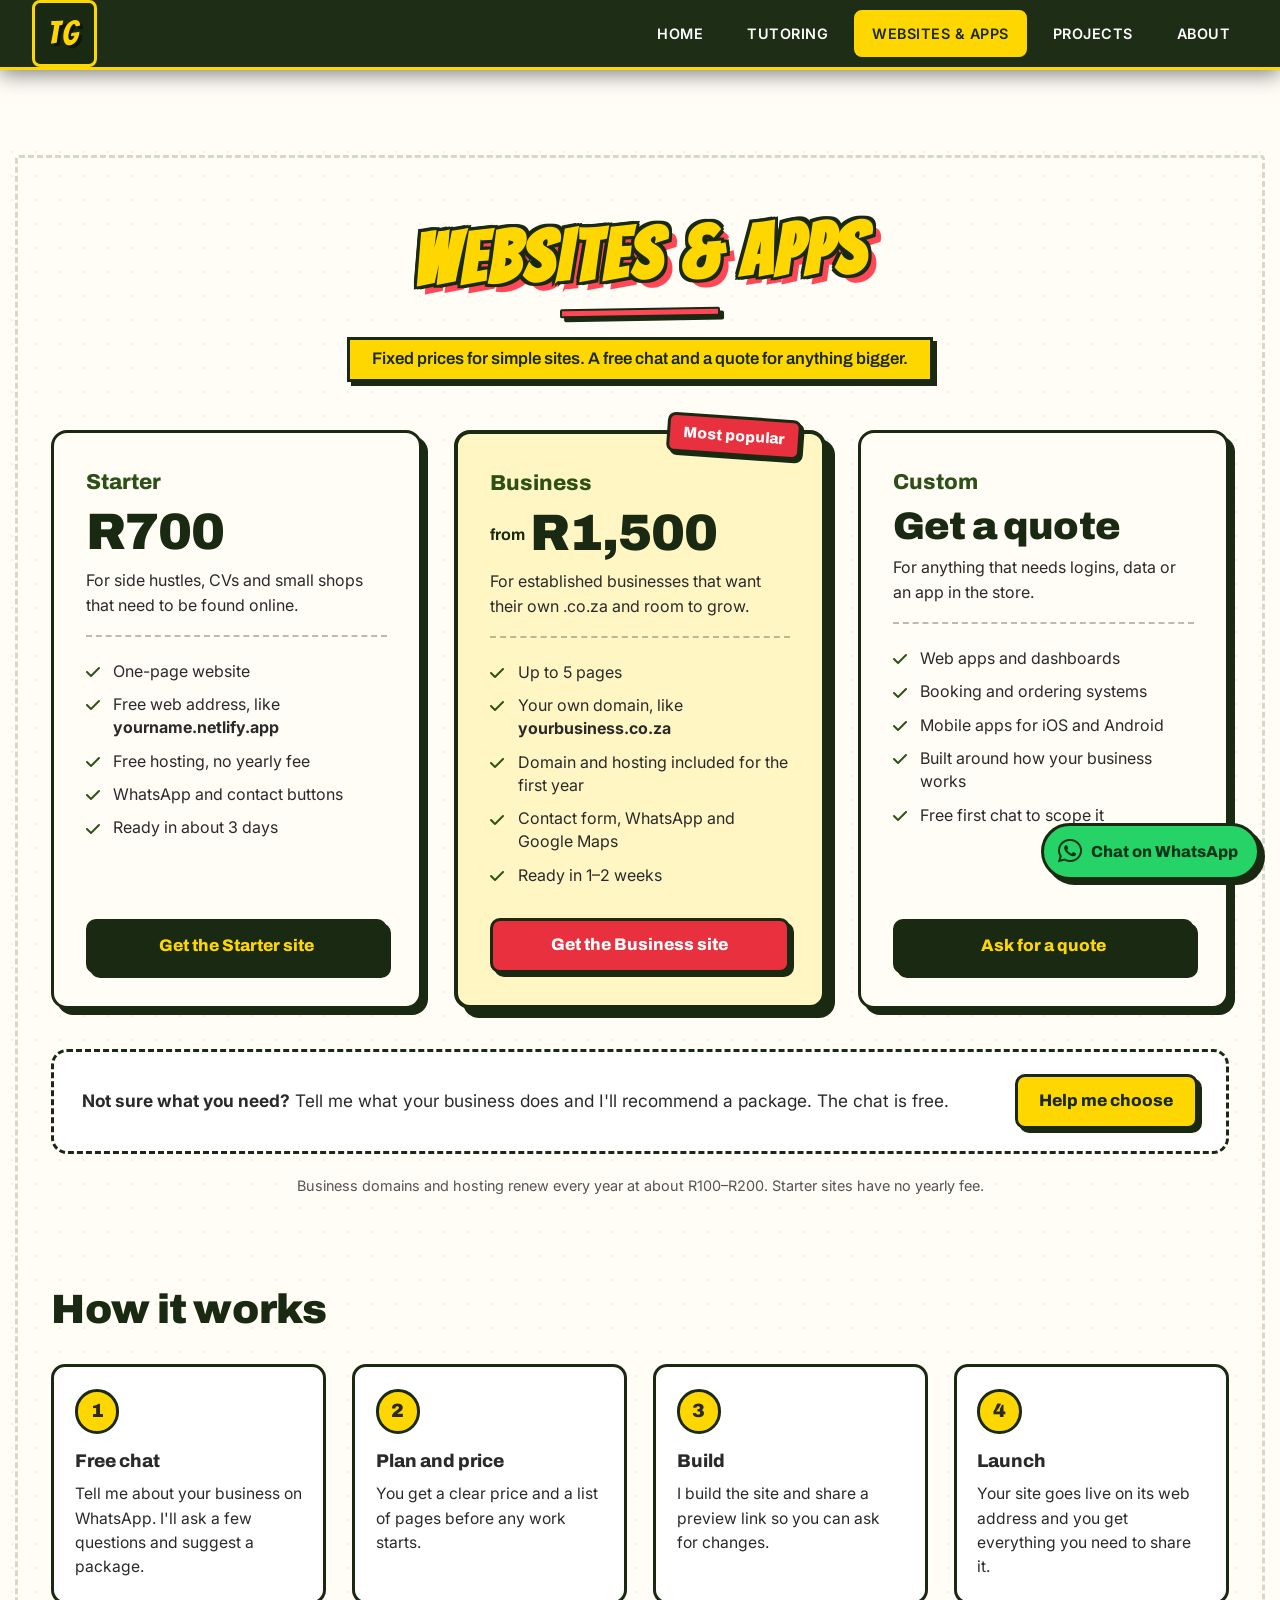
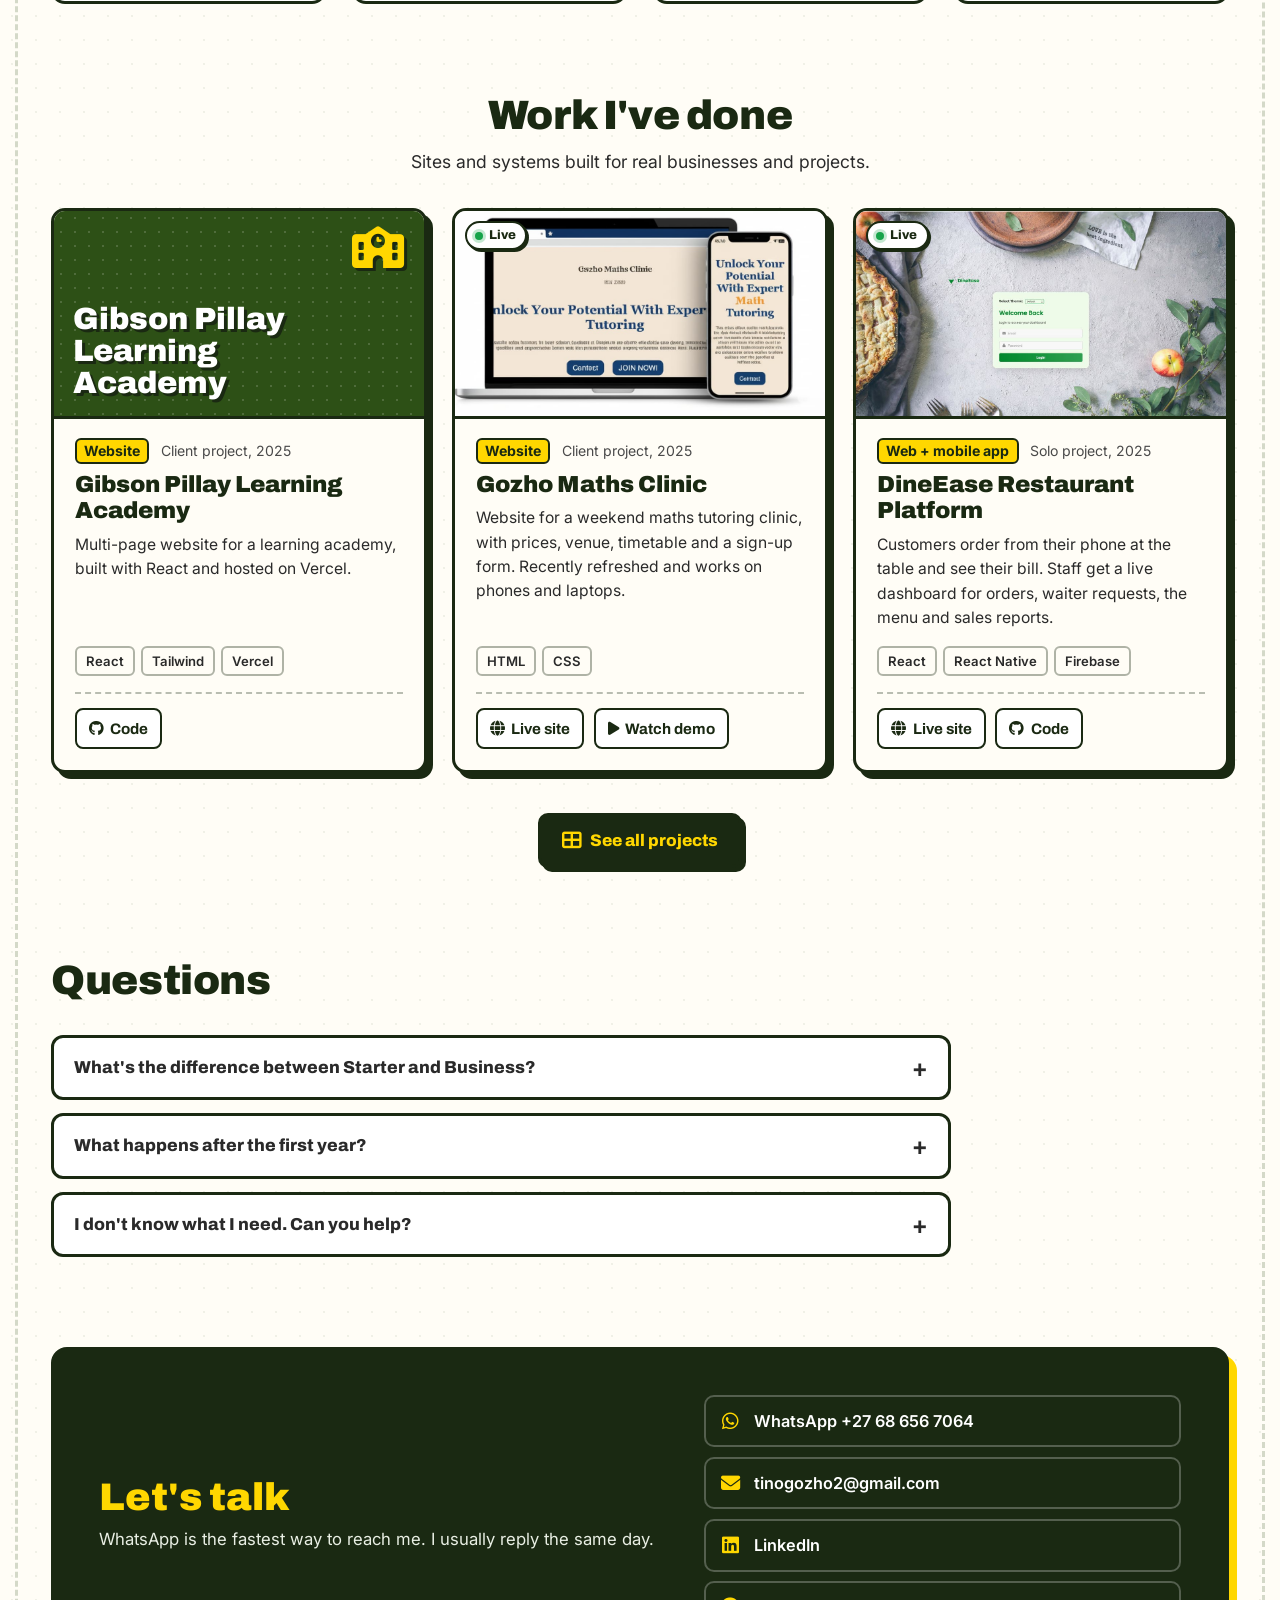
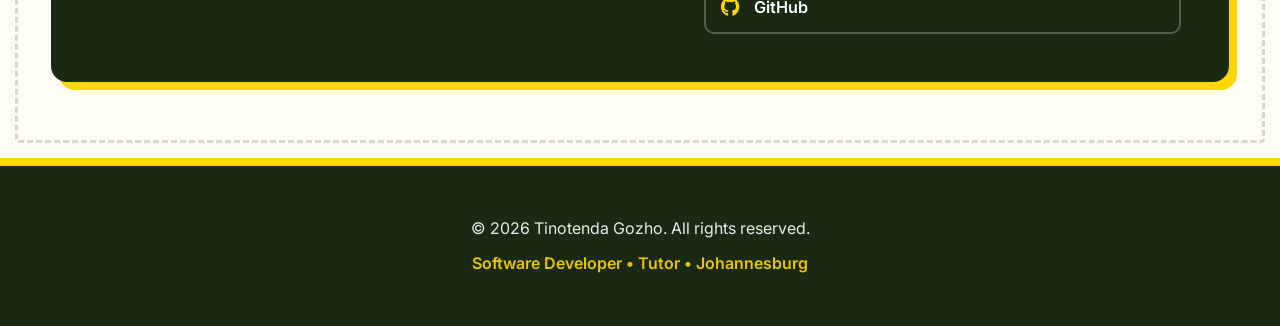
<file: websites.html>
<!doctype html>
<html lang="en">
  <head>
    <meta charset="UTF-8" />
    <meta name="viewport" content="width=device-width, initial-scale=1.0" />
    <title>Websites & Apps from R700 | Tino Gozho, Johannesburg</title>
    <meta name="description" content="One-page websites for R700 with free hosting, business websites with your own .co.za from R1,500, and custom web and mobile apps. Johannesburg developer Tino Gozho." />
    <link rel="canonical" href="https://tinogozho.netlify.app/websites.html" />
    <meta name="theme-color" content="#1a2912" />

    <!-- Favicons -->
    <link rel="icon" href="/favicon.ico" sizes="48x48" />
    <link rel="icon" href="/favicon.svg" type="image/svg+xml" />
    <link rel="apple-touch-icon" href="/apple-touch-icon.png" />
    <link rel="manifest" href="/site.webmanifest" />

    <!-- Link previews (WhatsApp, LinkedIn, etc.) -->
    <meta property="og:type" content="website" />
    <meta property="og:url" content="https://tinogozho.netlify.app/websites.html" />
    <meta property="og:title" content="Websites & Apps from R700 | Tino Gozho, Johannesburg" />
    <meta property="og:description" content="One-page websites for R700 with free hosting, business websites with your own .co.za from R1,500, and custom web and mobile apps. Johannesburg developer Tino Gozho." />
    <meta property="og:image" content="https://tinogozho.netlify.app/icon-512.png" />
    <meta name="twitter:card" content="summary" />

    <link rel="preconnect" href="https://fonts.googleapis.com" />
    <link rel="preconnect" href="https://fonts.gstatic.com" crossorigin />
    <link rel="stylesheet" href="https://fonts.googleapis.com/css2?family=Archivo:wght@600;700;800;900&family=DM+Serif+Display&family=Poppins:wght@300;400;700&display=swap" />
    <link rel="stylesheet" href="https://cdnjs.cloudflare.com/ajax/libs/font-awesome/6.4.0/css/all.min.css" />
    <link rel="stylesheet" href="styles.css" />
    <link rel="stylesheet" href="site.css" />
    <link rel="stylesheet" href="motion.css" />
    <script>
      if (!(window.matchMedia && matchMedia('(prefers-reduced-motion: reduce)').matches)) {
        document.documentElement.classList.add('anim');
        setTimeout(function () { if (!window.__motionReady) document.documentElement.classList.remove('anim'); }, 2500);
      }
    </script>
  </head>
  <body>
    <header class="comic-header">
      <div class="header-content">
        <a href="index.html" class="header-logo" aria-label="Tinotenda Gozho, home">TG</a>
        <nav class="header-nav" id="mainNav" aria-label="Main">
          <a href="index.html" class="nav-btn">HOME</a>
          <a href="tutoring.html" class="nav-btn">TUTORING</a>
          <a href="websites.html" class="nav-btn active" aria-current="page">WEBSITES &amp; APPS</a>
          <a href="projects.html" class="nav-btn">PROJECTS</a>
          <a href="about.html" class="nav-btn">ABOUT</a>
        </nav>
        <button class="menu-toggle" id="menuToggle" aria-label="Menu" aria-expanded="false" aria-controls="mainNav">
          <i class="fas fa-bars"></i>
        </button>
      </div>
    </header>

    <main class="comic-book page-top">
      <section class="comic-page">
        <div class="page-border"></div>
        <div class="page-content">
          <div class="page-header">
            <h1 class="section-title">WEBSITES &amp; APPS</h1>
            <div class="title-underline"></div>
            <p class="section-subtitle">Fixed prices for simple sites. A free chat and a quote for anything bigger.</p>
          </div>

          <p class="swipe-hint">Swipe to see more <i class="fas fa-arrow-right" aria-hidden="true"></i></p>
          <div class="tiers swipe">
            <article class="tier">
              <h2 class="tier-name">Starter</h2>
              <p class="tier-price">R700</p>
              <p class="tier-for">For side hustles, CVs and small shops that need to be found online.</p>
              <ul class="tier-list">
                <li>One-page website</li>
                <li>Free web address, like <strong>yourname.netlify.app</strong></li>
                <li>Free hosting, no yearly fee</li>
                <li>WhatsApp and contact buttons</li>
                <li>Ready in about 3 days</li>
              </ul>
              <a href="#" class="btn btn--dark btn--block" data-open="quoteModal" data-package="Starter (R700)">Get the Starter site</a>
            </article>

            <article class="tier tier--popular">
              <span class="tier-sticker">Most popular</span>
              <h2 class="tier-name">Business</h2>
              <p class="tier-price"><span class="tier-from">from</span>R1,500</p>
              <p class="tier-for">For established businesses that want their own .co.za and room to grow.</p>
              <ul class="tier-list">
                <li>Up to 5 pages</li>
                <li>Your own domain, like <strong>yourbusiness.co.za</strong></li>
                <li>Domain and hosting included for the first year</li>
                <li>Contact form, WhatsApp and Google Maps</li>
                <li>Ready in 1–2 weeks</li>
              </ul>
              <a href="#" class="btn btn--red btn--block" data-open="quoteModal" data-package="Business (from R1,500)">Get the Business site</a>
            </article>

            <article class="tier">
              <h2 class="tier-name">Custom</h2>
              <p class="tier-price tier-price--quote">Get a quote</p>
              <p class="tier-for">For anything that needs logins, data or an app in the store.</p>
              <ul class="tier-list">
                <li>Web apps and dashboards</li>
                <li>Booking and ordering systems</li>
                <li>Mobile apps for iOS and Android</li>
                <li>Built around how your business works</li>
                <li>Free first chat to scope it</li>
              </ul>
              <a href="#" class="btn btn--dark btn--block" data-open="quoteModal" data-package="Custom (quote)">Ask for a quote</a>
            </article>
          </div>

          <div class="unsure">
            <p><strong>Not sure what you need?</strong> Tell me what your business does and I'll recommend a package. The chat is free.</p>
            <a href="#" class="btn btn--yellow" data-open="quoteModal" data-package="Not sure yet">Help me choose</a>
          </div>
          <p class="fine">Business domains and hosting renew every year at about R100–R200. Starter sites have no yearly fee.</p>

          <div class="block">
            <div class="block-head">
              <h2 class="block-title">How it works</h2>
            </div>
            <ol class="steps">
              <li><h3>Free chat</h3><p>Tell me about your business on WhatsApp. I'll ask a few questions and suggest a package.</p></li>
              <li><h3>Plan and price</h3><p>You get a clear price and a list of pages before any work starts.</p></li>
              <li><h3>Build</h3><p>I build the site and share a preview link so you can ask for changes.</p></li>
              <li><h3>Launch</h3><p>Your site goes live on its web address and you get everything you need to share it.</p></li>
            </ol>
          </div>

          <div class="block">
            <div class="block-head block-head--center">
              <h2 class="block-title">Work I've done</h2>
              <p class="block-lede">Sites and systems built for real businesses and projects.</p>
            </div>
            <p class="swipe-hint">Swipe to see more <i class="fas fa-arrow-right" aria-hidden="true"></i></p>
            <div class="pj-grid pj-grid--swipe pj-grid--feature">
            <article class="pj-card" data-cats="website">
              <div class="pj-cover pj-cover--type" style="--cover: #2d5016">
                <span class="pj-cover-name">Gibson Pillay Learning Academy</span>
                <i class="fas fa-school" aria-hidden="true"></i>
              </div>
              <div class="pj-body">
                <p class="pj-meta"><span class="pj-type">Website</span> Client project, 2025</p>
                <h3 class="pj-title">Gibson Pillay Learning Academy</h3>
                <p class="pj-desc">Multi-page website for a learning academy, built with React and hosted on Vercel.</p>
                <ul class="pj-tags"><li>React</li><li>Tailwind</li><li>Vercel</li></ul>
                <div class="pj-links">
                  <a href="https://github.com/tino-ryan/gplademo" target="_blank" rel="noopener"><i class="fab fa-github"></i> Code</a>
                </div>
              </div>
            </article>
            <article class="pj-card" data-cats="website">
              <div class="pj-cover"><span class="pj-live">Live</span><img src="images/GMC.jpg" alt="Gozho Maths Clinic website on a laptop and phone" loading="lazy" /></div>
              <div class="pj-body">
                <p class="pj-meta"><span class="pj-type">Website</span> Client project, 2025</p>
                <h3 class="pj-title">Gozho Maths Clinic</h3>
                <p class="pj-desc">Website for a weekend maths tutoring clinic, with prices, venue, timetable and a sign-up form. Recently refreshed and works on phones and laptops.</p>
                <ul class="pj-tags"><li>HTML</li><li>CSS</li></ul>
                <div class="pj-links">
                  <a href="https://gozhomathsclinic.netlify.app" target="_blank" rel="noopener"><i class="fas fa-globe"></i> Live site</a>
                  <a href="gmcdemo.mp4" target="_blank" rel="noopener"><i class="fas fa-play"></i> Watch demo</a>
                </div>
              </div>
            </article>
            <article class="pj-card" data-cats="webapp mobile">
              <div class="pj-cover"><span class="pj-live">Live</span><img src="images/dineease.jpg" alt="DineEase staff login screen on a kitchen table background" loading="lazy" /></div>
              <div class="pj-body">
                <p class="pj-meta"><span class="pj-type">Web + mobile app</span> Solo project, 2025</p>
                <h3 class="pj-title">DineEase Restaurant Platform</h3>
                <p class="pj-desc">Customers order from their phone at the table and see their bill. Staff get a live dashboard for orders, waiter requests, the menu and sales reports.</p>
                <ul class="pj-tags"><li>React</li><li>React Native</li><li>Firebase</li></ul>
                <div class="pj-links">
                  <a href="https://rest-platform-9c3cc.web.app/" target="_blank" rel="noopener"><i class="fas fa-globe"></i> Live site</a>
                  <a href="https://github.com/tino-ryan/restaurant-app" target="_blank" rel="noopener"><i class="fab fa-github"></i> Code</a>
                </div>
              </div>
            </article>
            </div>
            <div class="more-row">
              <a href="projects.html" class="btn btn--dark"><i class="fas fa-th-large"></i> See all projects</a>
            </div>
          </div>

          <div class="block">
            <div class="block-head">
              <h2 class="block-title">Questions</h2>
            </div>
            <div class="faq">
              <details>
                <summary>What's the difference between Starter and Business?</summary>
                <p>Starter is a single page on a free web address (yourname.netlify.app), with free hosting. Business has up to 5 pages and your own domain, like yourbusiness.co.za, with the domain and hosting included for the first year.</p>
              </details>
              <details>
                <summary>What happens after the first year?</summary>
                <p>Business sites have a yearly renewal for the domain and hosting, usually about R100–R200. Starter sites have no yearly fee.</p>
              </details>
              <details>
                <summary>I don't know what I need. Can you help?</summary>
                <p>Yes. Send me a message about what your business does and who your customers are, and I'll recommend the simplest option that works.</p>
              </details>
            </div>
          </div>

          <div class="contact-strip block">
            <div>
              <h2>Let's talk</h2>
              <p>WhatsApp is the fastest way to reach me. I usually reply the same day.</p>
            </div>
            <ul class="contact-list">
              <li><a href="https://wa.me/27686567064" target="_blank" rel="noopener"><i class="fab fa-whatsapp"></i> <span class="hide-sm">WhatsApp +27 68 656 7064</span><span class="only-sm">WhatsApp</span></a></li>
              <li><a href="mailto:tinogozho2@gmail.com"><i class="fas fa-envelope"></i> <span class="hide-sm">tinogozho2@gmail.com</span><span class="only-sm">Email</span></a></li>
              <li><a href="https://www.linkedin.com/in/tino-gozho" target="_blank" rel="noopener"><i class="fab fa-linkedin"></i> LinkedIn</a></li>
              <li><a href="https://github.com/tino-ryan" target="_blank" rel="noopener"><i class="fab fa-github"></i> GitHub</a></li>
            </ul>
          </div>
        </div>
      </section>
    </main>

    <dialog class="modal" id="quoteModal" aria-labelledby="quoteTitle">
      <form class="modal-inner" id="quoteForm" novalidate>
        <div class="modal-head">
          <h2 class="modal-title" id="quoteTitle">Get started</h2>
          <button type="button" class="modal-x" data-close aria-label="Close"><i class="fas fa-times"></i></button>
        </div>
        <p class="modal-sub">This opens WhatsApp with your details written out. Nothing is sent until you press send.</p>

        <fieldset class="field">
          <legend>Package</legend>
          <div class="chips">
            <label><input type="radio" name="package" value="Starter (R700)" /><span>Starter, R700</span></label>
            <label><input type="radio" name="package" value="Business (from R1,500)" /><span>Business, from R1,500</span></label>
            <label><input type="radio" name="package" value="Custom (quote)" /><span>Custom app</span></label>
            <label><input type="radio" name="package" value="Not sure yet" checked /><span>Not sure yet</span></label>
          </div>
        </fieldset>

        <div class="field">
          <label class="field-label" for="quoteName">Your name <span class="field-hint">Optional</span></label>
          <input class="input" id="quoteName" type="text" autocomplete="name" />
        </div>
        <div class="field">
          <label class="field-label" for="quoteBiz">Business name <span class="field-hint">Optional</span></label>
          <input class="input" id="quoteBiz" type="text" autocomplete="organization" />
        </div>
        <div class="field">
          <label class="field-label" for="quoteNeed">What do you need?</label>
          <textarea class="textarea" id="quoteNeed" placeholder="e.g. A site for my salon with prices, photos and a booking button"></textarea>
        </div>

        <fieldset class="field">
          <legend>When do you need it?</legend>
          <div class="chips">
            <label><input type="radio" name="timeline" value="As soon as possible" /><span>ASAP</span></label>
            <label><input type="radio" name="timeline" value="Within a month" checked /><span>Within a month</span></label>
            <label><input type="radio" name="timeline" value="No rush" /><span>No rush</span></label>
          </div>
        </fieldset>

        <p class="form-error" role="alert" tabindex="-1" hidden></p>
        <button type="submit" class="btn btn--ink btn--block"><i class="fab fa-whatsapp" aria-hidden="true"></i> Send on WhatsApp</button>
      </form>
    </dialog>

    <a class="wa-float" href="https://wa.me/27686567064?text=Hi%20Tino%2C%20I%27m%20asking%20about%20a%20website." target="_blank" rel="noopener" aria-label="Chat on WhatsApp">
      <i class="fab fa-whatsapp" aria-hidden="true"></i><span>Chat on WhatsApp</span>
    </a>

    <footer class="comic-footer">
      <div class="footer-content">
        <p>&copy; 2026 Tinotenda Gozho. All rights reserved.</p>
        <p class="footer-tagline">Software Developer • Tutor • Johannesburg</p>
      </div>
    </footer>

    <script src="site.js"></script>
    <script src="motion.js"></script>
  </body>
</html>
</file>
<file: styles.css>
/* ========================================
   PROFESSIONAL COMIC PORTFOLIO - STYLES
======================================== */
@import url('https://fonts.googleapis.com/css2?family=Bangers&family=Permanent+Marker&family=Inter:wght@400;500;600;700&display=swap');

:root {
  --primary: #2d5016;
  --secondary: #f5f1e8;
  --accent: #8b6f47;
  --light-green: #7cb798;
  --sage: #9caf88;
  --cream: #faf8f3;
  --dark: #1a2912;
  --text: #2a2a2a;
  --comic-yellow: #ffd700;
  --comic-red: #ff4757;
  --comic-blue: #2e86de;
  --bg-beige: #f5e6cc;
}

* {
  margin: 0;
  padding: 0;
  box-sizing: border-box;
}

body {
  font-family: 'Inter', -apple-system, BlinkMacSystemFont, sans-serif;
  color: var(--text);
  background: var(--bg-beige);
  overflow-x: hidden;
  line-height: 1.6;
}

html {
  scroll-behavior: smooth;
}

/* ========================================
   HEADER NAVIGATION
======================================== */
.comic-header {
  position: fixed;
  top: 0;
  left: 0;
  right: 0;
  height: 70px;
  z-index: 1000;
  background: rgba(26, 41, 18, 0.98);
  border-bottom: 3px solid var(--comic-yellow);
  backdrop-filter: blur(10px);
  box-shadow: 0 4px 20px rgba(0,0,0,0.5);
}

.header-content {
  max-width: 1400px;
  margin: 0 auto;
  padding: 0 2rem;
  height: 100%;
  display: flex;
  align-items: center;
  justify-content: space-between;
}

.header-logo {
  font-family: 'Bangers', cursive;
  font-size: 2rem;
  color: var(--comic-yellow);
  text-shadow: 3px 3px 0 rgba(0,0,0,0.5);
  letter-spacing: 3px;
  background: var(--dark);
  padding: 0.3rem 0.8rem;
  border: 3px solid var(--comic-yellow);
  border-radius: 8px;
}

.header-nav {
  display: flex;
  gap: 0.5rem;
}

.nav-btn {
  font-family: 'Inter', sans-serif;
  font-weight: 600;
  background: transparent;
  color: white;
  border: 2px solid transparent;
  padding: 0.6rem 1rem;
  border-radius: 8px;
  cursor: pointer;
  font-size: 0.9rem;
  letter-spacing: 0.5px;
  transition: all 0.3s ease;
  text-decoration: none;
}

.nav-btn:hover {
  background: rgba(255, 215, 0, 0.2);
  border-color: var(--comic-yellow);
  transform: translateY(-2px);
}

.nav-btn.active {
  background: var(--comic-yellow);
  color: var(--dark);
  border-color: var(--comic-yellow);
}

.menu-toggle {
  display: none;
  background: var(--comic-yellow);
  border: none;
  padding: 0.8rem 1rem;
  border-radius: 8px;
  cursor: pointer;
  font-size: 1.5rem;
  color: var(--dark);
}

/* ========================================
   COMIC BOOK CONTAINER
======================================== */
.comic-book {
  margin-top: 70px;
  position: relative;
  background: var(--bg-beige);
}

.comic-page {
  width: 100%;
  background: #ffffff;
  position: relative;
  z-index: 2;
}

.comic-page:not(.comic-cover) {
  border-top: 8px solid #2d5016;
  background-color: #fffdf6;
  background-image: radial-gradient(rgba(45, 80, 22, 0.07) 1.4px, transparent 1.4px);
  background-size: 24px 24px;
}

/* ========================================
   HERO / COVER SECTION - MORE POP!
======================================== */
.comic-cover {
  /* Full-bleed: break out of the 1400px page cap */
  max-width: none;
  width: 100%;
  /* Account for the 70px fixed header so the bottom bar is never clipped */
  min-height: calc(100vh - 70px);
  background: #5c0000;
  border: none !important;
  box-shadow:
    inset 0 0 200px rgba(0,0,0,0.5),
    0 30px 100px rgba(0,0,0,0.9);
  position: relative;
  overflow: hidden;
  margin-bottom: 0;
  display: flex;
  flex-direction: column;
}

/* City skyline photo behind everything */
.cover-city-bg {
  position: absolute;
  inset: 0;
  background: url('images/city-background.jpg') center 30% / cover no-repeat;
  filter: saturate(0.85) contrast(1.05);
  z-index: 0;
}

/* Comic-red gradient wash over the photo so text stays readable */
.cover-overlay {
  position: absolute;
  inset: 0;
  background: linear-gradient(135deg,
    rgba(220, 0, 0, 0.86) 0%,
    rgba(184, 0, 0, 0.88) 30%,
    rgba(139, 0, 0, 0.90) 60%,
    rgba(92, 0, 0, 0.94) 100%
  );
  z-index: 1;
}

.cover-halftone {
  position: absolute;
  inset: 0;
  background-image:
    radial-gradient(circle, rgba(0,0,0,0.3) 1px, transparent 1px),
    radial-gradient(circle, rgba(255,215,0,0.1) 1px, transparent 1px);
  background-size: 20px 20px, 40px 40px;
  background-position: 0 0, 10px 10px;
  opacity: 0.6;
  z-index: 2;
}

/* ---- Floating language logos "thrown" across the cover ---- */
.cover-langs {
  position: absolute;
  inset: 0;
  z-index: 3;
  pointer-events: none;
  overflow: hidden;
}

.lang-float {
  position: absolute;
  width: clamp(48px, 6vw, 90px);
  height: auto;
  filter:
    drop-shadow(4px 4px 0 rgba(0,0,0,0.55))
    drop-shadow(0 0 14px rgba(255,215,0,0.35));
  opacity: 0.92;
  will-change: transform;
}

.lang-1 { top: 14%;  left: 6%;  animation: langThrow1 9s ease-in-out infinite; }
.lang-2 { top: 22%;  right: 8%; animation: langThrow2 11s ease-in-out infinite; }
.lang-3 { bottom: 26%; left: 9%; animation: langThrow3 10s ease-in-out infinite; }
.lang-4 { bottom: 30%; right: 7%; animation: langThrow1 12s ease-in-out infinite reverse; }
.lang-5 { top: 46%;  left: 3%;  animation: langThrow2 13s ease-in-out infinite; }

@keyframes langThrow1 {
  0%, 100% { transform: translateY(0) rotate(-12deg); }
  50%      { transform: translateY(-26px) rotate(14deg); }
}
@keyframes langThrow2 {
  0%, 100% { transform: translate(0, 0) rotate(10deg); }
  50%      { transform: translate(-18px, 24px) rotate(-16deg); }
}
@keyframes langThrow3 {
  0%, 100% { transform: translate(0, 0) rotate(-8deg) scale(1); }
  50%      { transform: translate(20px, -20px) rotate(18deg) scale(1.08); }
}

/* ---- Twinkling action stars ---- */
.star {
  position: absolute;
  color: var(--comic-yellow);
  text-shadow: 2px 2px 0 var(--dark);
  animation: starTwinkle 3s ease-in-out infinite;
}
.star-1 { top: 18%; left: 22%; font-size: 1.1rem; animation-delay: 0s; }
.star-2 { top: 30%; right: 24%; font-size: 1.6rem; animation-delay: 0.6s; }
.star-3 { bottom: 34%; left: 28%; font-size: 0.9rem; animation-delay: 1.1s; }
.star-4 { bottom: 22%; right: 30%; font-size: 1.4rem; animation-delay: 1.6s; }
.star-5 { top: 50%; right: 14%; font-size: 1rem; animation-delay: 2.1s; }
.star-6 { top: 60%; left: 16%; font-size: 1.3rem; animation-delay: 2.6s; }

@keyframes starTwinkle {
  0%, 100% { opacity: 0.25; transform: scale(0.7) rotate(0deg); }
  50%      { opacity: 1;    transform: scale(1.15) rotate(20deg); }
}

.cover-main {
  position: relative;
  z-index: 5;
  display: flex;
  flex-direction: column;
  align-items: center;
  justify-content: center;
  flex: 1;
  padding: clamp(1.5rem, 5vh, 4rem) 2rem 2rem;
  gap: clamp(1.2rem, 2.5vh, 2rem);
}

/* Desktop: lift content up a touch and let the banner breathe */
@media (min-width: 1025px) {
  .cover-main {
    justify-content: flex-start;
    padding-top: clamp(2rem, 7vh, 5.5rem);
    gap: 2rem;
  }
  .cover-banner {
    max-width: 820px;
  }
}

.hero-name-container {
  text-align: center;
  position: relative;
  z-index: 3;
}

.hero-name {
  font-family: 'Bangers', cursive;
  font-size: clamp(3.5rem, 12vw, 9.5rem);
  color: var(--comic-yellow);
  text-shadow: 
    8px 8px 0 var(--dark),
    -3px -3px 0 var(--comic-red),
    0 0 40px rgba(255,215,0,0.9);
  letter-spacing: 0.1em;
  line-height: 0.9;
  margin: 0;
  transform: rotate(-2deg);
  animation: titlePulse 3s ease-in-out infinite;
}

.hero-name-last {
  transform: rotate(2deg);
  margin-top: -0.2em;
}

@keyframes titlePulse {
  0%, 100% { 
    text-shadow: 
      8px 8px 0 var(--dark),
      -3px -3px 0 var(--comic-red),
      0 0 40px rgba(255,215,0,0.9);
  }
  50% { 
    text-shadow: 
      10px 10px 0 var(--dark),
      -4px -4px 0 var(--comic-red),
      0 0 60px rgba(255,215,0,1);
  }
}

.cover-banner {
  position: relative;
  background: var(--comic-yellow);
  padding: 0.8rem 1.5rem;
  border: 5px solid var(--dark);
  box-shadow: 
    8px 8px 0 var(--dark),
    inset 0 0 20px rgba(0,0,0,0.2);
  transform: rotate(-2deg);
  max-width: 700px;
  width: 100%;
}

.banner-text {
  font-family: 'Bangers', cursive;
  font-size: clamp(0.9rem, 2.5vw, 1.3rem);
  color: var(--dark);
  text-shadow: 2px 2px 0 rgba(255,255,255,0.5);
  letter-spacing: 2px;
  display: block;
}

.banner-burst {
  position: absolute;
  font-family: 'Bangers', cursive;
  font-size: 1.8rem;
  color: var(--comic-red);
  text-shadow: 
    3px 3px 0 var(--dark),
    0 0 15px rgba(255,71,87,0.8);
  animation: burstSpin 4s ease-in-out infinite;
}

.banner-burst.left {
  left: -30px;
  top: -20px;
}

.banner-burst.right {
  right: -30px;
  bottom: -20px;
  animation-delay: 0.5s;
}

@keyframes burstSpin {
  0%, 100% { transform: rotate(-5deg) scale(1); }
  50% { transform: rotate(5deg) scale(1.1); }
}

/* HERO CONTACT BOX */
.hero-contact-box {
  position: relative;
  background: white;
  border: 5px solid var(--dark);
  border-radius: 12px;
  padding: 1.2rem 2rem;
  box-shadow: 
    8px 8px 0 var(--dark),
    inset 0 0 20px rgba(255,215,0,0.2);
  max-width: 350px;
  width: 100%;
  transform: rotate(1deg);
  animation: contactPulse 3s ease-in-out infinite;
}

@keyframes contactPulse {
  0%, 100% { transform: rotate(1deg) scale(1); }
  50% { transform: rotate(-1deg) scale(1.02); }
}

.contact-burst {
  position: absolute;
  top: -18px;
  left: 50%;
  transform: translateX(-50%);
  font-family: 'Bangers', cursive;
  font-size: 1.3rem;
  background: var(--comic-red);
  color: white;
  padding: 0.3rem 1rem;
  border: 3px solid var(--dark);
  border-radius: 25px;
  box-shadow: 5px 5px 0 var(--dark);
  letter-spacing: 1px;
}

.hero-contact-btn {
  display: flex;
  align-items: center;
  justify-content: center;
  gap: 0.8rem;
  padding: 1rem 2rem;
  background: var(--comic-yellow);
  border: 4px solid var(--dark);
  border-radius: 10px;
  color: var(--dark);
  font-family: 'Bangers', cursive;
  font-size: 1.5rem;
  letter-spacing: 2px;
  box-shadow: 6px 6px 0 var(--dark);
  transition: all 0.4s cubic-bezier(0.68, -0.55, 0.265, 1.55);
  cursor: pointer;
  width: 100%;
  position: relative;
  overflow: hidden;
}

.hero-contact-btn::before {
  content: '';
  position: absolute;
  top: 50%;
  left: 50%;
  width: 0;
  height: 0;
  border-radius: 50%;
  background: rgba(255, 71, 87, 0.4);
  transform: translate(-50%, -50%);
  transition: width 0.6s ease, height 0.6s ease;
}

.hero-contact-btn:hover::before {
  width: 300px;
  height: 300px;
}

.hero-contact-btn:hover {
  transform: translateY(-5px) rotate(-2deg) scale(1.05);
  box-shadow: 10px 10px 0 var(--dark);
  background: var(--comic-red);
  color: white;
  animation: buttonShake 0.5s ease;
}

@keyframes buttonShake {
  0%, 100% { transform: translateY(-5px) rotate(-2deg) scale(1.05); }
  25% { transform: translateY(-5px) rotate(-4deg) scale(1.05); }
  75% { transform: translateY(-5px) rotate(0deg) scale(1.05); }
}

.hero-contact-btn i {
  font-size: 1.5rem;
  animation: iconBounce 2s ease-in-out infinite;
  position: relative;
  z-index: 1;
}

@keyframes iconBounce {
  0%, 100% { transform: translateY(0); }
  50% { transform: translateY(-5px); }
}

.hero-contact-btn span {
  position: relative;
  z-index: 1;
}

.cover-stats {
  display: flex;
  gap: 1rem;
  flex-wrap: wrap;
  justify-content: center;
}

.stat-badge {
  background: white;
  border: 4px solid var(--dark);
  border-radius: 12px;
  padding: 0.7rem 1rem;
  box-shadow: 6px 6px 0 var(--dark);
  transform: rotate(-2deg);
  transition: all 0.3s cubic-bezier(0.68, -0.55, 0.265, 1.55);
  min-width: 100px;
  text-align: center;
}

.stat-badge:nth-child(even) {
  transform: rotate(2deg);
  background: var(--comic-yellow);
}

.stat-badge:hover {
  transform: translateY(-8px) rotate(0deg) scale(1.05);
  box-shadow: 10px 10px 0 var(--dark);
}

.stat-icon {
  font-size: 1.8rem;
  display: block;
  margin-bottom: 0.3rem;
  color: var(--primary);
}

.stat-text {
  font-family: 'Bangers', cursive;
  font-size: 0.95rem;
  color: var(--dark);
  letter-spacing: 1px;
}

.cover-bottom-bar {
  position: relative;
  z-index: 10;
  background: rgba(0,0,0,0.5);
  padding: 1rem 2rem;
  border-top: 4px solid var(--comic-yellow);
  display: flex;
  justify-content: space-between;
  align-items: center;
  flex-shrink: 0;
}

.creator-credits {
  font-family: 'Permanent Marker', cursive;
  color: white;
  font-size: 0.9rem;
  letter-spacing: 1px;
}

.social-icons-cover {
  display: flex;
  gap: 0.8rem;
}

.social-icons-cover a,
.social-icon-link {
  width: 45px;
  height: 45px;
  background: var(--comic-yellow);
  border-radius: 50%;
  display: flex;
  align-items: center;
  justify-content: center;
  color: var(--dark);
  font-size: 1.3rem;
  text-decoration: none;
  border: 3px solid var(--dark);
  box-shadow: 4px 4px 0 rgba(0,0,0,0.5);
  transition: all 0.3s cubic-bezier(0.68, -0.55, 0.265, 1.55);
  cursor: pointer;
}

.social-icons-cover a:hover,
.social-icon-link:hover {
  transform: translateY(-6px) rotate(360deg) scale(1.15);
  box-shadow: 6px 6px 0 rgba(0,0,0,0.7);
  background: white;
}

.cover-bottom-bar {
  position: relative;
  z-index: 10;
  background: rgba(0,0,0,0.7);
  padding: 1.2rem 2rem;
  border-top: 4px solid var(--comic-yellow);
  display: flex;
  justify-content: space-between;
  align-items: center;
  flex-shrink: 0;
}

.creator-credits {
  font-family: 'Inter', sans-serif;
  color: white;
  font-size: 0.9rem;
  font-weight: 600;
  letter-spacing: 1px;
}

.social-icons-cover {
  display: flex;
  gap: 0.8rem;
}

.social-icons-cover a,
.social-icon-btn {
  width: 45px;
  height: 45px;
  background: var(--comic-yellow);
  border-radius: 50%;
  display: flex;
  align-items: center;
  justify-content: center;
  color: var(--dark);
  font-size: 1.3rem;
  text-decoration: none;
  border: 3px solid var(--dark);
  box-shadow: 4px 4px 0 rgba(0,0,0,0.5);
  transition: all 0.3s cubic-bezier(0.68, -0.55, 0.265, 1.55);
  cursor: pointer;
}

.social-icon-btn {
  padding: 0;
}

.social-icons-cover a:hover,
.social-icon-btn:hover {
  transform: translateY(-6px) scale(1.15);
  box-shadow: 6px 6px 0 rgba(0,0,0,0.7);
  background: white;
}

.action-word {
  position: absolute;
  font-family: 'Bangers', cursive;
  font-size: 3rem;
  color: var(--comic-yellow);
  text-shadow: 
    5px 5px 0 var(--dark),
    -2px -2px 0 var(--comic-red),
    0 0 30px rgba(255,215,0,0.8);
  opacity: 0.3;
  pointer-events: none;
  animation: actionFloat 6s ease-in-out infinite;
}

.action-1 {
  top: 15%;
  left: 5%;
}

.action-2 {
  bottom: 20%;
  right: 5%;
  animation-delay: 1s;
}

@keyframes actionFloat {
  0%, 100% { 
    transform: rotate(-10deg) translateY(0); 
    opacity: 0.2;
  }
  50% { 
    transform: rotate(10deg) translateY(-20px); 
    opacity: 0.4;
  }
}

/* ========================================
   PAGE CONTENT
======================================== */
.page-border {
  position: absolute;
  inset: 15px;
  border: 3px dashed rgba(45, 80, 22, 0.2);
  border-radius: 4px;
  pointer-events: none;
}

.page-content {
  max-width: 1400px;
  margin: 0 auto;
  padding: 4rem 2rem;
  position: relative;
  z-index: 1;
}

.page-number {
  position: absolute;
  bottom: 1.5rem;
  right: 2rem;
  font-family: 'Bangers', cursive;
  font-size: 1.1rem;
  color: var(--primary);
  opacity: 0.6;
  letter-spacing: 2px;
}

.page-header {
  text-align: center;
  margin-bottom: 3rem;
}

.section-title {
  font-family: 'Bangers', cursive;
  font-size: clamp(2.8rem, 6vw, 4.5rem);
  color: var(--comic-yellow);
  /* Thick black comic outline + hard red drop = pops off the page */
  text-shadow:
    3px 0 0 var(--dark), -3px 0 0 var(--dark),
    0 3px 0 var(--dark), 0 -3px 0 var(--dark),
    3px 3px 0 var(--dark), -3px -3px 0 var(--dark),
    3px -3px 0 var(--dark), -3px 3px 0 var(--dark),
    8px 8px 0 var(--comic-red);
  letter-spacing: 3px;
  display: inline-block;
  margin-bottom: 0.6rem;
  transform: rotate(-1.5deg);
  line-height: 1.05;
}

.title-underline {
  width: 160px;
  height: 9px;
  background: var(--comic-red);
  border: 2px solid var(--dark);
  margin: 0.4rem auto 1.2rem;
  border-radius: 2px;
  box-shadow: 4px 4px 0 var(--dark);
  transform: rotate(-1deg);
}

/* Comic narration caption chip */
.section-subtitle {
  display: inline-block;
  font-family: 'Permanent Marker', cursive;
  font-size: 1rem;
  font-weight: 400;
  color: var(--dark);
  background: var(--comic-yellow);
  border: 3px solid var(--dark);
  padding: 0.4rem 1.4rem;
  box-shadow: 4px 4px 0 var(--dark);
  transform: rotate(1deg);
  letter-spacing: 1px;
  opacity: 1;
}

/* ========================================
   PROFESSIONAL SUMMARY - REMOVED
======================================== */

/* ========================================
   ABOUT INTRO - NEW POLISHED SECTION
======================================== */
.about-intro {
  max-width: 900px;
  margin: 0 auto 3rem;
  background: linear-gradient(135deg, var(--cream) 0%, #fff 100%);
  padding: 2.5rem;
  border: 6px solid var(--dark);
  border-radius: 15px;
  box-shadow: 
    12px 12px 0 var(--dark),
    inset 0 0 40px rgba(255,215,0,0.1);
  position: relative;
  overflow: hidden;
}

.about-intro::before {
  content: '';
  position: absolute;
  top: -50%;
  right: -50%;
  width: 200%;
  height: 200%;
  background: linear-gradient(45deg, transparent, rgba(255,215,0,0.1), transparent);
  animation: shine 3s linear infinite;
}

@keyframes shine {
  0% { transform: translateX(-100%) translateY(-100%) rotate(45deg); }
  100% { transform: translateX(100%) translateY(100%) rotate(45deg); }
}

.intro-text {
  font-size: 1.15rem;
  line-height: 1.8;
  color: var(--text);
  margin-bottom: 1.5rem;
  position: relative;
  z-index: 1;
}

.intro-text:last-child {
  margin-bottom: 0;
}

.intro-text strong {
  color: var(--primary);
  font-weight: 700;
  text-shadow: 1px 1px 0 rgba(0,0,0,0.1);
}

/* ========================================
   ABOUT – DOSSIER
======================================== */
.torn-defs {
  position: absolute;
  width: 0;
  height: 0;
  pointer-events: none;
  overflow: hidden;
}

/* Outer paper wrapper */
.dossier {
  position: relative;
  max-width: 1100px;
  margin: 0 auto;
  padding: 2.5rem;
  isolation: isolate;
}

/* Torn parchment background — filter on ::before keeps content crisp */
.dossier::before {
  content: '';
  position: absolute;
  inset: 0;
  background-color: #f4ead4;
  background-image:
    repeating-linear-gradient(
      transparent,
      transparent 30px,
      rgba(139, 111, 71, 0.09) 30px,
      rgba(139, 111, 71, 0.09) 31px
    ),
    radial-gradient(rgba(139, 111, 71, 0.045) 1px, transparent 1px);
  background-size: 100% 31px, 22px 22px;
  filter: url(#torn-paper);
  z-index: -1;
}

/* TOP SECRET watermark stamp */
.dossier::after {
  content: 'TOP SECRET';
  position: absolute;
  bottom: 6%;
  right: 3%;
  font-family: 'Bangers', cursive;
  font-size: clamp(1.8rem, 3.5vw, 3rem);
  letter-spacing: 6px;
  color: var(--comic-red);
  opacity: 0.12;
  pointer-events: none;
  border: 5px solid var(--comic-red);
  padding: 0.3rem 1.2rem;
  border-radius: 5px;
  transform: rotate(-18deg);
  line-height: 1;
  z-index: 1;
}

/* TOP ROW: photo col + panels col */
.dossier-top {
  display: grid;
  grid-template-columns: 200px 1fr;
  gap: 2rem;
  align-items: start;
  margin-bottom: 1.5rem;
}

/* --- Photo column --- */
.dossier-photo-col {
  display: flex;
  flex-direction: column;
  align-items: center;
  gap: 0.9rem;
}

.photo-pinned {
  position: relative;
  width: 100%;
  background: #ddd3bb;
  border: 4px solid var(--dark);
  padding: 0.5rem 0.5rem 2.2rem;
  box-shadow: 5px 5px 0 rgba(0,0,0,0.35);
}

/* Metal staples */
.staple {
  position: absolute;
  top: -7px;
  width: 36px;
  height: 13px;
  background: linear-gradient(180deg, #d4d4d4, #888 60%, #aaa);
  border-radius: 3px 3px 0 0;
  border: 1.5px solid #666;
  box-shadow: inset 0 1px 2px rgba(255,255,255,0.5), 0 3px 5px rgba(0,0,0,0.45);
}
.staple-left  { left: 22%;  transform: translateX(-50%); }
.staple-right { right: 22%; transform: translateX(50%); }

.subject-photo {
  width: 100%;
  aspect-ratio: 3 / 4;
  object-fit: cover;
  object-position: top center;
  display: block;
  filter: sepia(0.18) contrast(1.06);
  background: #b8aa92;
}

.grad-banner {
  position: absolute;
  top: 22px;
  right: -32px;
  background: var(--comic-red);
  color: white;
  font-family: 'Bangers', cursive;
  font-size: 0.8rem;
  letter-spacing: 2px;
  padding: 0.28rem 2.8rem;
  transform: rotate(45deg);
  box-shadow: 0 2px 8px rgba(0,0,0,0.45);
  border-top: 1.5px solid rgba(255,255,255,0.25);
  border-bottom: 1.5px solid rgba(0,0,0,0.25);
  white-space: nowrap;
  z-index: 3;
}

.photo-caption {
  position: absolute;
  bottom: 0.45rem;
  left: 0;
  right: 0;
  text-align: center;
  font-family: 'Bangers', cursive;
  font-size: 0.85rem;
  letter-spacing: 2px;
  color: var(--dark);
  opacity: 0.65;
}

.subject-badges {
  display: flex;
  flex-wrap: wrap;
  gap: 0.4rem;
  justify-content: center;
}

.s-badge {
  font-family: 'Bangers', cursive;
  font-size: 0.8rem;
  letter-spacing: 1px;
  background: var(--dark);
  color: var(--comic-yellow);
  padding: 0.25rem 0.65rem;
  border-radius: 3px;
  border: 2px solid var(--comic-yellow);
}

.badge-active {
  background: var(--comic-red);
  border-color: var(--dark);
  color: white;
  animation: activePulse 2s ease-in-out infinite;
}

@keyframes activePulse {
  0%, 100% { box-shadow: 0 0 0 0   rgba(255, 71, 87, 0.5); }
  50%       { box-shadow: 0 0 0 6px rgba(255, 71, 87, 0);   }
}

/* --- Right panels column --- */
.dossier-panels-col {
  display: flex;
  flex-direction: column;
  gap: 1.2rem;
}

/* --- Reusable dossier panel --- */
.dp {
  background: rgba(255, 255, 255, 0.62);
  border: 2.5px solid rgba(45, 80, 22, 0.45);
  border-radius: 3px;
  overflow: hidden;
  box-shadow: 3px 3px 0 rgba(45, 80, 22, 0.18);
  margin-bottom: 1.2rem;
}

.dp:last-child { margin-bottom: 0; }

.dp-header {
  background: var(--dark);
  color: var(--comic-yellow);
  padding: 0.5rem 1rem;
  display: flex;
  align-items: center;
  gap: 0.8rem;
  font-family: 'Bangers', cursive;
  letter-spacing: 2px;
}

.dp-num {
  background: var(--comic-red);
  color: white;
  font-size: 0.95rem;
  padding: 0.18rem 0.6rem;
  border-radius: 3px;
  letter-spacing: 1px;
  flex-shrink: 0;
}

.dp-label {
  font-size: 1.2rem;
  letter-spacing: 3px;
}

.dp-text {
  padding: 1.1rem 1.4rem;
  font-size: 1.05rem;
  line-height: 1.78;
  color: var(--text);
}

.dp-text strong {
  color: var(--primary);
  font-weight: 700;
}


/* ========================================
   TIMELINE - KEEPING ORIGINAL
======================================== */
.timeline-wrapper {
  overflow-x: auto;
  overflow-y: visible;
  padding: 40px 30px 50px;
  position: relative;
  scroll-behavior: smooth;
  margin: 2rem 0;
}

.timeline-scroll-hint {
  position: absolute;
  top: 8px;
  left: 50%;
  transform: translateX(-50%);
  background: var(--comic-yellow);
  color: var(--dark);
  font-family: 'Inter', sans-serif;
  font-weight: 700;
  font-size: 0.85rem;
  padding: 0.4rem 1.2rem;
  border: 3px solid var(--dark);
  border-radius: 25px;
  box-shadow: 4px 4px 0 var(--dark);
  display: flex;
  align-items: center;
  gap: 0.7rem;
  z-index: 10;
  letter-spacing: 1px;
  white-space: nowrap;
}

.timeline {
  position: relative;
  height: 640px;
}

/* Axis sits between lane 2 and lane 3 */
.time-axis {
  position: absolute;
  top: 380px;
  left: 0;
  right: 0;
  height: 4px;
  background: var(--dark);
}

/* Tick marks sit on the axis line */
.stamp {
  position: absolute;
  top: 380px;
  transform: translate(-50%, -50%);
  z-index: 2;
  white-space: nowrap;
}

.stamp::before {
  content: '';
  display: block;
  width: 2px;
  height: 14px;
  background: var(--dark);
  margin: 0 auto 4px;
}

.stamp-year {
  font-family: 'Bangers', cursive;
  font-size: 1.1rem;
  color: var(--dark);
  letter-spacing: 2px;
}

.stamp-mid {
  font-family: 'Inter', sans-serif;
  font-weight: 700;
  font-size: 0.62rem;
  letter-spacing: 1px;
  color: rgba(0,0,0,0.45);
}

.lane {
  position: absolute;
  width: 100%;
  pointer-events: none;
}

/* EDUCATION — top row */
.lane-1 { top: 20px; }

/* WORK — second row, just above axis */
.lane-2 { top: 205px; }

/* TUTORING — below axis */
.lane-3 { top: 400px; }

/* Track labels */
.lane-label {
  position: absolute;
  left: 0;
  font-family: 'Bangers', cursive;
  font-size: 0.68rem;
  letter-spacing: 2px;
  padding: 2px 8px 2px 6px;
  border: 1.5px solid;
  border-left: none;
  border-radius: 0 3px 3px 0;
  background: white;
  z-index: 6;
  pointer-events: none;
  opacity: 0.7;
}

/* ── Document-style bubbles ── */
.bubble {
  position: absolute;
  border: 3.5px solid;
  padding: 0 14px 14px;
  box-shadow: 5px 5px 0 rgba(0,0,0,0.55);
  pointer-events: all;
  cursor: pointer;
  overflow: hidden;
  transform-origin: bottom center;
  transition: transform 0.35s cubic-bezier(0.175, 0.885, 0.32, 1.5), box-shadow 0.2s ease;
  min-height: 120px;
}

/* Diagonal stamp watermark */
.bubble::after {
  content: attr(data-stamp);
  position: absolute;
  bottom: 8px;
  right: 6px;
  font-family: 'Bangers', cursive;
  font-size: 1.25rem;
  letter-spacing: 4px;
  opacity: 0.13;
  transform: rotate(-8deg);
  transform-origin: bottom right;
  border: 2px solid currentColor;
  padding: 1px 6px;
  line-height: 1.3;
  pointer-events: none;
}

/* Tail for lane-1 (above axis): arrow points DOWN at bottom of bubble */
.tail-down::before {
  content: '';
  position: absolute;
  bottom: -20px;
  left: 30px;
  width: 0;
  height: 0;
  border: 10px solid transparent;
  border-top-color: var(--bubble-border, #000);
}

/* Tail for lane-2 (below axis): arrow points UP at top of bubble — placed via .doc-tag offset */
.tail-up::before {
  content: '';
  position: absolute;
  top: -20px;
  left: 30px;
  width: 0;
  height: 0;
  border: 10px solid transparent;
  border-bottom-color: var(--bubble-border, #000);
}

.bubble:hover {
  transform: scale(1.04) translateY(-4px);
  box-shadow: 8px 8px 0 rgba(0,0,0,0.6);
}

.bubble.active {
  transform: scale(1.15) translateY(-22px);
  z-index: 100;
  min-width: 340px !important;
}

/* Document type header strip */
.doc-tag {
  display: block;
  font-family: 'Inter', sans-serif;
  font-size: 0.58rem;
  font-weight: 700;
  letter-spacing: 2px;
  text-transform: uppercase;
  padding: 4px 14px;
  margin: 0 -14px 10px;
}

.bubble .title {
  font-family: 'Bangers', cursive;
  font-size: 1.35rem;
  letter-spacing: 1.5px;
  text-transform: uppercase;
  margin-bottom: 4px;
  line-height: 1.1;
}

.bubble .date {
  font-size: 0.82rem;
  opacity: 0.75;
  margin-bottom: 6px;
  font-style: italic;
  font-family: 'Inter', sans-serif;
}

.bubble .short {
  font-size: 0.88rem;
  line-height: 1.4;
  font-family: 'Inter', sans-serif;
}

.bubble .full {
  display: none;
  font-size: 0.82rem;
  line-height: 1.55;
  margin-top: 8px;
  white-space: pre-line;
  font-family: 'Inter', sans-serif;
}

.bubble.active .full  { display: block; }
.bubble.active .short { display: none;  }

/* ── Colour / document-type variants ── */

/* INCIDENT REPORT — work entries */
.bubble.yellow {
  --bubble-border: #b91c1c;
  background-color: #fffdf5;
  background-image: repeating-linear-gradient(
    transparent, transparent 22px, rgba(185,28,28,0.05) 22px, rgba(185,28,28,0.05) 23px
  );
  border-color: #b91c1c;
  border-left-width: 5px;
  color: #b91c1c;
}
.bubble.yellow .doc-tag { background: #b91c1c; color: white; }
.bubble.yellow .title   { color: #7f1d1d; }
.bubble.yellow .date,
.bubble.yellow .short,
.bubble.yellow .full    { color: #3b0a0a; }

/* ACADEMIC RECORD — education */
.bubble.green {
  --bubble-border: #2d5016;
  background-color: #f8fdf4;
  background-image: repeating-linear-gradient(
    transparent, transparent 22px, rgba(45,80,22,0.05) 22px, rgba(45,80,22,0.05) 23px
  );
  border-color: #2d5016;
  border-left-width: 5px;
  color: #2d5016;
}
.bubble.green .doc-tag { background: #2d5016; color: #ffd700; }
.bubble.green .title   { color: #1a3009; }
.bubble.green .date,
.bubble.green .short,
.bubble.green .full    { color: #1a2e0a; }

/* EMPLOYMENT FILE — tutoring */
.bubble.blue {
  --bubble-border: #1d4ed8;
  background-color: #f5f9ff;
  background-image: repeating-linear-gradient(
    transparent, transparent 22px, rgba(29,78,216,0.05) 22px, rgba(29,78,216,0.05) 23px
  );
  border-color: #1d4ed8;
  border-left-width: 5px;
  color: #1d4ed8;
}
.bubble.blue .doc-tag { background: #1d4ed8; color: white; }
.bubble.blue .title   { color: #1e3a8a; }
.bubble.blue .date,
.bubble.blue .short,
.bubble.blue .full    { color: #0f172a; }

/* CASE FILE — archived entries */
.bubble.brown {
  --bubble-border: #78523a;
  background-color: #fdf8f0;
  background-image: repeating-linear-gradient(
    transparent, transparent 22px, rgba(120,82,58,0.06) 22px, rgba(120,82,58,0.06) 23px
  );
  border-color: #78523a;
  border-left-width: 5px;
  color: #78523a;
}
.bubble.brown .doc-tag { background: #78523a; color: #fef3c7; }
.bubble.brown .title   { color: #44271a; }
.bubble.brown .date,
.bubble.brown .short,
.bubble.brown .full    { color: #2c1a10; }

/* ── Scrollbar ── */
.timeline-wrapper::-webkit-scrollbar       { height: 8px; }
.timeline-wrapper::-webkit-scrollbar-track { background: transparent; }
.timeline-wrapper::-webkit-scrollbar-thumb {
  background: var(--dark);
  border-radius: 4px;
}

/* ========================================
   ABILITIES — COMIC SCENE PANELS
======================================== */
.scene-grid {
  display: grid;
  grid-template-columns: 1fr 1fr;
  gap: 2rem;
  max-width: 1100px;
  margin: 2rem auto 0;
}

.scene-panel {
  display: flex;
  align-items: center;
  gap: 1.8rem;
  padding: 2.2rem 2rem;
  background: var(--panel-bg, #fefce8);
  border-radius: 6px;
  position: relative;
  min-height: 260px;
  transition: filter 0.25s ease;
}

.scene-panel:hover { filter: brightness(1.04); }

.scene-panel--flip { flex-direction: row-reverse; }

.scene-panel-num {
  position: absolute;
  top: 0.55rem;
  left: 0.8rem;
  font-family: 'Bangers', cursive;
  font-size: 0.85rem;
  letter-spacing: 1px;
  color: var(--dark);
  opacity: 0.15;
}

/* Character — icon with radiating action lines */
.scene-character {
  flex-shrink: 0;
  position: relative;
  width: 90px;
  height: 90px;
  display: flex;
  align-items: center;
  justify-content: center;
}

.scene-character::before {
  content: '';
  position: absolute;
  inset: -10px;
  background: repeating-conic-gradient(
    rgba(0, 0, 0, 0.07) 0deg 4deg,
    transparent 4deg 13deg
  );
  border-radius: 50%;
}

.scene-icon {
  font-size: 3.6rem;
  position: relative;
  z-index: 1;
  filter: drop-shadow(3px 3px 0 rgba(0, 0, 0, 0.18));
  transition: transform 0.3s ease;
}

.scene-panel:hover .scene-icon {
  transform: scale(1.1) rotate(-4deg);
}

/* Speech bubble */
.scene-bubble {
  flex: 1;
  background: white;
  border: 4px solid var(--dark);
  border-radius: 16px;
  padding: 1.3rem 1.5rem;
  position: relative;
  box-shadow: 5px 5px 0 var(--dark);
}

/* Tail pointing LEFT — toward icon on left */
.scene-bubble::before {
  content: '';
  position: absolute;
  left: -23px;
  top: 50%;
  transform: translateY(-50%);
  border: 12px solid transparent;
  border-right-color: var(--dark);
}
.scene-bubble::after {
  content: '';
  position: absolute;
  left: -15px;
  top: 50%;
  transform: translateY(-50%);
  border: 8px solid transparent;
  border-right-color: white;
}

/* Tail pointing RIGHT — toward icon on right (flipped panel) */
.scene-bubble--flip::before {
  left: auto;
  right: -23px;
  border-right-color: transparent;
  border-left-color: var(--dark);
}
.scene-bubble--flip::after {
  left: auto;
  right: -15px;
  border-right-color: transparent;
  border-left-color: white;
}

.bubble-domain {
  font-family: 'Bangers', cursive;
  font-size: 1.65rem;
  color: var(--dark);
  letter-spacing: 3px;
  line-height: 1.05;
  margin: 0 0 0.5rem;
}

.bubble-pitch {
  font-family: 'Permanent Marker', cursive;
  font-size: 0.82rem;
  color: #444;
  margin: 0 0 0.8rem;
  line-height: 1.45;
  border-left: 3px solid var(--panel-accent, var(--comic-yellow));
  padding-left: 0.55rem;
}

.bubble-tags {
  display: flex;
  flex-wrap: wrap;
  gap: 0.3rem;
  margin-bottom: 0.9rem;
}

.b-tag {
  font-family: 'Bangers', cursive;
  font-size: 0.78rem;
  letter-spacing: 0.5px;
  padding: 0.2rem 0.55rem;
  border: 2.5px solid var(--dark);
  border-radius: 4px;
  background: #f5f5f5;
  color: var(--dark);
  box-shadow: 2px 2px 0 var(--dark);
  transition: background 0.15s ease, transform 0.15s ease;
}

.b-tag:hover {
  background: var(--panel-accent, var(--comic-yellow));
  transform: translateY(-1px);
}

.bubble-cta {
  font-family: 'Bangers', cursive;
  font-size: 1rem;
  letter-spacing: 2px;
  background: var(--dark);
  color: var(--comic-yellow);
  border: none;
  padding: 0.4rem 1rem;
  border-radius: 4px;
  cursor: pointer;
  display: inline-flex;
  align-items: center;
  gap: 0.4rem;
  transition: background 0.15s ease, transform 0.15s ease, box-shadow 0.15s ease;
  box-shadow: 3px 3px 0 rgba(0, 0, 0, 0.3);
}

.bubble-cta:hover {
  background: var(--comic-red);
  color: white;
  transform: translateY(-2px);
  box-shadow: 4px 4px 0 rgba(0, 0, 0, 0.35);
}

@media (max-width: 768px) {
  .scene-grid { grid-template-columns: 1fr; }

  .scene-panel,
  .scene-panel--flip {
    flex-direction: column;
    align-items: flex-start;
    min-height: auto;
    padding: 1.8rem 1.4rem;
    gap: 1.2rem;
  }

  .scene-bubble::before,
  .scene-bubble::after,
  .scene-bubble--flip::before,
  .scene-bubble--flip::after { display: none; }
}

/* ========================================
   PROJECTS - SMALLER CARDS
======================================== */
.projects-grid {
  display: grid;
  grid-template-columns: repeat(auto-fit, minmax(300px, 1fr));
  gap: 2rem;
  margin-top: 2rem;
  max-width: 1100px;
  margin-left: auto;
  margin-right: auto;
}

.project-cover {
  position: relative;
  height: 420px;
  border: 8px solid var(--dark);
  border-radius: 15px;
  overflow: hidden;
  box-shadow: 12px 12px 0 var(--dark);
  transition: all 0.4s cubic-bezier(0.68, -0.55, 0.265, 1.55);
}

.project-cover:hover {
  transform: translateY(-15px);
  box-shadow: 18px 18px 0 var(--dark);
}

.project-cover-bg {
  position: absolute;
  inset: 0;
  background-size: cover;
  background-position: center;
  filter: brightness(0.4);
  transition: all 0.4s ease;
}

.project-cover:hover .project-cover-bg {
  filter: brightness(0.5);
  transform: scale(1.1);
}

.project-cover-content {
  position: relative;
  z-index: 2;
  height: 100%;
  display: flex;
  flex-direction: column;
  justify-content: space-between;
  padding: 1.5rem;
  background: linear-gradient(to bottom, 
    rgba(0,0,0,0.3) 0%, 
    rgba(0,0,0,0.8) 100%
  );
}

.project-issue {
  background: var(--comic-yellow);
  color: var(--dark);
  font-family: 'Bangers', cursive;
  font-size: 1.1rem;
  padding: 0.4rem 1rem;
  border: 4px solid var(--dark);
  border-radius: 8px;
  box-shadow: 6px 6px 0 rgba(0,0,0,0.8);
  width: fit-content;
  letter-spacing: 2px;
}

.project-cover-title {
  font-family: 'Bangers', cursive;
  font-size: clamp(1.8rem, 3.5vw, 2.5rem);
  color: var(--comic-yellow);
  text-shadow: 
    5px 5px 0 var(--dark),
    -2px -2px 0 var(--comic-red);
  letter-spacing: 2px;
  line-height: 1.1;
  margin: 0.8rem 0;
}

.project-cover-tagline {
  font-family: 'Inter', sans-serif;
  font-size: 1rem;
  font-weight: 600;
  color: white;
  text-shadow: 3px 3px 0 rgba(0,0,0,0.8);
  margin-bottom: 0.8rem;
}

.project-tech-badges {
  display: flex;
  flex-wrap: wrap;
  gap: 0.6rem;
  margin-bottom: 1rem;
}

.tech-badge {
  background: var(--dark);
  color: var(--comic-yellow);
  font-family: 'Inter', sans-serif;
  font-weight: 700;
  font-size: 0.8rem;
  padding: 0.4rem 0.8rem;
  border: 3px solid var(--comic-yellow);
  border-radius: 6px;
  box-shadow: 4px 4px 0 rgba(0,0,0,0.6);
  letter-spacing: 1px;
}

.project-cover-btn {
  font-family: 'Inter', sans-serif;
  font-weight: 700;
  background: var(--comic-red);
  color: white;
  padding: 0.9rem 1.5rem;
  border: 4px solid var(--dark);
  border-radius: 10px;
  text-decoration: none;
  font-size: 1.1rem;
  display: inline-flex;
  align-items: center;
  gap: 0.7rem;
  width: fit-content;
  box-shadow: 6px 6px 0 var(--dark);
  transition: all 0.3s cubic-bezier(0.68, -0.55, 0.265, 1.55);
  letter-spacing: 1px;
}

.project-cover-btn:hover {
  transform: translateX(8px);
  box-shadow: 10px 10px 0 var(--dark);
  background: var(--comic-yellow);
  color: var(--dark);
}

/* ========================================
   CONTACT - WITH ANIMATIONS
======================================== */
.contact-content {
  display: flex;
  flex-direction: column;
  align-items: center;
  justify-content: center;
  min-height: 50vh;
}

.contact-wrapper {
  max-width: 900px;
  width: 100%;
  text-align: center;
}

.contact-buttons {
  display: flex;
  gap: 2rem;
  justify-content: center;
  flex-wrap: wrap;
  margin-bottom: 3rem;
}

.cta-btn {
  font-family: 'Bangers', cursive;
  padding: 1.2rem 2.5rem;
  border-radius: 12px;
  font-size: 1.4rem;
  display: inline-flex;
  align-items: center;
  gap: 1rem;
  border: 5px solid var(--dark);
  box-shadow: 8px 8px 0 var(--dark);
  transition: all 0.3s cubic-bezier(0.68, -0.55, 0.265, 1.55);
  letter-spacing: 1px;
  cursor: pointer;
  text-decoration: none;
  position: relative;
  overflow: hidden;
}

.cta-btn::before {
  content: '';
  position: absolute;
  top: 50%;
  left: 50%;
  width: 0;
  height: 0;
  border-radius: 50%;
  background: rgba(255, 255, 255, 0.3);
  transform: translate(-50%, -50%);
  transition: width 0.6s ease, height 0.6s ease;
}

.cta-btn:hover::before {
  width: 400px;
  height: 400px;
}

.cta-btn.primary {
  background: var(--comic-yellow);
  color: var(--dark);
}

.cta-btn.secondary {
  background: white;
  color: var(--dark);
}

.cta-btn:hover {
  transform: translateY(-6px) rotate(-2deg);
  box-shadow: 12px 12px 0 var(--dark);
}

.cta-btn i {
  font-size: 1.6rem;
  position: relative;
  z-index: 1;
  animation: iconBounce 2s ease-in-out infinite;
}

.cta-btn span {
  position: relative;
  z-index: 1;
}

.contact-socials {
  display: flex;
  gap: 1.5rem;
  justify-content: center;
  flex-wrap: wrap;
}

.social-link {
  display: flex;
  flex-direction: column;
  align-items: center;
  gap: 0.6rem;
  text-decoration: none;
  padding: 1.2rem;
  border-radius: 12px;
  background: white;
  border: 4px solid var(--dark);
  box-shadow: 6px 6px 0 var(--dark);
  transition: all 0.3s cubic-bezier(0.68, -0.55, 0.265, 1.55);
  min-width: 100px;
  cursor: pointer;
  position: relative;
  overflow: hidden;
}

.social-link::before {
  content: '';
  position: absolute;
  top: -50%;
  left: -50%;
  width: 200%;
  height: 200%;
  background: linear-gradient(45deg, transparent, rgba(255,215,0,0.2), transparent);
  transform: rotate(45deg);
  transition: all 0.6s ease;
}

.social-link:hover::before {
  animation: shine 1s linear;
}

.social-link i {
  font-size: 2.2rem;
  color: var(--primary);
  transition: all 0.3s ease;
  position: relative;
  z-index: 1;
}

.social-link span {
  font-family: 'Bangers', cursive;
  font-size: 1.1rem;
  color: var(--text);
  letter-spacing: 0.5px;
  position: relative;
  z-index: 1;
}

.social-link:hover {
  transform: translateY(-8px) rotate(-2deg);
  box-shadow: 10px 10px 0 var(--dark);
  background: var(--comic-yellow);
}

.social-link:hover i {
  transform: scale(1.2) rotate(360deg);
  color: var(--dark);
}

/* ========================================
   MODAL
======================================== */
.contact-modal {
  position: fixed;
  inset: 0;
  z-index: 10000;
  display: none;
  align-items: center;
  justify-content: center;
  padding: 1rem;
}

.contact-modal.active {
  display: flex;
}

.modal-overlay {
  position: absolute;
  inset: 0;
  background: rgba(0, 0, 0, 0.8);
  backdrop-filter: blur(5px);
  animation: fadeIn 0.3s ease;
}

@keyframes fadeIn {
  from { opacity: 0; }
  to { opacity: 1; }
}

.modal-content {
  position: relative;
  background: white;
  border: 8px solid var(--dark);
  border-radius: 20px;
  padding: 3rem 2.5rem;
  max-width: 500px;
  width: 100%;
  box-shadow: 
    0 0 0 4px var(--comic-yellow),
    15px 15px 0 var(--dark);
  animation: modalPop 0.5s cubic-bezier(0.68, -0.55, 0.265, 1.55);
  z-index: 10001;
}

@keyframes modalPop {
  0% {
    opacity: 0;
    transform: scale(0.5);
  }
  100% {
    opacity: 1;
    transform: scale(1);
  }
}

.modal-close {
  position: absolute;
  top: -15px;
  right: -15px;
  width: 50px;
  height: 50px;
  background: var(--comic-red);
  border: 4px solid var(--dark);
  border-radius: 50%;
  color: white;
  font-size: 1.5rem;
  cursor: pointer;
  box-shadow: 5px 5px 0 var(--dark);
  transition: all 0.3s cubic-bezier(0.68, -0.55, 0.265, 1.55);
  display: flex;
  align-items: center;
  justify-content: center;
}

.modal-close:hover {
  transform: rotate(90deg) scale(1.1);
  background: var(--dark);
}

.modal-burst {
  position: absolute;
  top: -20px;
  left: 50%;
  transform: translateX(-50%);
  font-family: 'Bangers', cursive;
  font-size: 1.5rem;
  background: var(--comic-yellow);
  color: var(--dark);
  padding: 0.5rem 1.5rem;
  border: 4px solid var(--dark);
  border-radius: 30px;
  box-shadow: 6px 6px 0 var(--dark);
  letter-spacing: 2px;
}

.modal-title {
  font-family: 'Bangers', cursive;
  font-size: 2.5rem;
  color: var(--primary);
  text-align: center;
  margin-bottom: 2rem;
  letter-spacing: 2px;
}

.modal-contacts {
  display: flex;
  flex-direction: column;
  gap: 1.5rem;
  margin-bottom: 2rem;
}

.contact-item {
  display: flex;
  align-items: flex-start;
  gap: 1rem;
  padding: 1.5rem;
  background: var(--secondary);
  border: 4px solid var(--dark);
  border-radius: 12px;
  box-shadow: 5px 5px 0 var(--dark);
}

.contact-item i {
  font-size: 2rem;
  color: var(--primary);
  margin-top: 0.3rem;
}

.contact-info {
  flex: 1;
  display: flex;
  flex-direction: column;
  gap: 0.5rem;
}

.contact-label {
  font-family: 'Inter', sans-serif;
  font-weight: 700;
  font-size: 1.1rem;
  color: var(--accent);
  letter-spacing: 0.5px;
}

.contact-value {
  font-size: 1rem;
  color: var(--text);
  word-break: break-all;
}

.copy-btn {
  font-family: 'Inter', sans-serif;
  font-weight: 700;
  background: var(--comic-yellow);
  color: var(--dark);
  border: 3px solid var(--dark);
  padding: 0.5rem 1rem;
  border-radius: 8px;
  font-size: 0.9rem;
  cursor: pointer;
  box-shadow: 3px 3px 0 var(--dark);
  transition: all 0.3s ease;
  display: inline-flex;
  align-items: center;
  gap: 0.5rem;
  letter-spacing: 0.5px;
  margin-top: 0.5rem;
}

.copy-btn:hover {
  transform: translateY(-3px);
  box-shadow: 5px 5px 0 var(--dark);
  background: var(--comic-red);
  color: white;
}

.copy-btn.copied {
  background: var(--light-green);
  color: white;
}

.modal-footer {
  text-align: center;
  padding-top: 1rem;
  border-top: 3px dashed var(--dark);
}

.modal-footer p {
  font-family: 'Inter', sans-serif;
  font-weight: 600;
  color: var(--accent);
  font-size: 1.1rem;
}

/* ========================================
   BURST EFFECTS
======================================== */
.burst-container {
  position: fixed;
  inset: 0;
  pointer-events: none;
  z-index: 9999;
}

.comic-burst {
  position: absolute;
  font-family: 'Bangers', cursive;
  font-size: 4rem;
  color: var(--comic-yellow);
  text-shadow: 
    5px 5px 0 var(--dark),
    -2px -2px 0 var(--accent);
  animation: burstExplosion 0.8s cubic-bezier(0.68, -0.55, 0.265, 1.55) forwards;
  transform: translate(-50%, -50%);
}

@keyframes burstExplosion {
  0% {
    opacity: 0;
    transform: translate(-50%, -50%) scale(0) rotate(-180deg);
  }
  50% {
    opacity: 1;
    transform: translate(-50%, -50%) scale(1.4) rotate(10deg);
  }
  100% {
    opacity: 0;
    transform: translate(-50%, -50%) scale(0.6) rotate(180deg);
  }
}

/* ========================================
   FOOTER
======================================== */
.comic-footer {
  background: var(--dark);
  color: white;
  padding: 2.5rem 2rem;
  text-align: center;
  border-top: 8px solid var(--comic-yellow);
}

.footer-content p {
  margin: 0.6rem 0;
  font-size: 1rem;
  opacity: 0.9;
}

.footer-tagline {
  font-family: 'Inter', sans-serif;
  font-weight: 600;
  color: var(--comic-yellow);
  font-size: 1.1rem;
  margin-top: 0.8rem;
}

/* ========================================
   RESPONSIVE
======================================== */
@media (max-width: 1024px) {
  .header-nav {
    position: fixed;
    top: 70px;
    left: 0;
    right: 0;
    background: rgba(26, 41, 18, 0.98);
    flex-direction: column;
    padding: 2rem;
    gap: 1rem;
    transform: translateX(-100%);
    opacity: 0;
    transition: all 0.4s ease;
    border-bottom: 3px solid var(--comic-yellow);
    z-index: 999;
  }

  .header-nav.mobile-active {
    transform: translateX(0);
    opacity: 1;
  }

  .nav-btn {
    width: 100%;
    justify-content: center;
    padding: 1rem;
    font-size: 1.2rem;
  }

  .menu-toggle {
    display: block;
  }

  .projects-grid {
    grid-template-columns: 1fr;
  }
}

@media (max-width: 768px) {
  /* Let the hero grow with its content instead of squashing everything
     into one viewport — fixes the cramped feel on phones */
  .comic-cover {
    min-height: calc(100vh - 70px);
    height: auto;
  }

  .cover-main {
    padding: 2.5rem 1.5rem 2.5rem;
    gap: 1.8rem;
  }

  .hero-name {
    font-size: clamp(2.8rem, 13vw, 6rem);
    letter-spacing: 0.02em;
  }

  /* Smaller, lighter floating logos so they frame rather than crowd */
  .lang-float {
    width: clamp(38px, 11vw, 60px);
    opacity: 0.7;
  }

  /* Two tidy columns that never spill past the screen edge */
  .cover-stats {
    display: grid;
    grid-template-columns: repeat(2, minmax(0, 1fr));
    gap: 0.8rem;
    width: 100%;
    max-width: 360px;
  }

  .stat-badge {
    min-width: 0;
    width: 100%;
  }

  .profession-badge {
    font-size: 0.85rem;
    padding: 0.6rem 1.5rem;
  }

  .hero-cta {
    flex-direction: column;
    width: 100%;
  }

  .hero-contact-btn {
    width: 100%;
    max-width: 350px;
  }

  .page-content {
    padding: 3rem 1.5rem 3rem;
  }

  .section-title {
    font-size: 2.5rem;
  }

  .dossier-top {
    grid-template-columns: 1fr;
  }

  .dossier-photo-col {
    flex-direction: row;
    align-items: flex-start;
    gap: 1rem;
  }

  .photo-pinned {
    width: 130px;
    flex-shrink: 0;
  }

  .subject-badges {
    justify-content: flex-start;
    margin-top: 0.5rem;
  }

  .timeline-wrapper {
    padding: 36px 16px 40px;
  }

  .contact-buttons {
    flex-direction: column;
    align-items: center;
  }

  .cta-btn {
    width: 100%;
    max-width: 350px;
  }

  .professional-summary {
    padding: 1.5rem;
  }

  .summary-text {
    font-size: 1rem;
  }
}

/* Remove old .about-intro and .about-panels styles if still present */
.about-intro,
.about-panels {
  display: none !important;
}

@media (max-width: 480px) {
  .header-logo {
    font-size: 1.5rem;
  }

  .hero-name {
    font-size: clamp(2.5rem, 9vw, 5rem);
  }

  .stat-badge {
    padding: 0.6rem 0.8rem;
    min-width: 90px;
  }

  .stat-icon {
    font-size: 1.5rem;
  }

  .section-title {
    font-size: 2rem;
  }

  .modal-content {
    padding: 2.5rem 1.5rem;
  }

  .project-cover {
    height: 450px;
  }
}

/* ========================================
   SCROLLBAR
======================================== */
::-webkit-scrollbar {
  width: 14px;
  height: 14px;
}

::-webkit-scrollbar-track {
  background: var(--dark);
  border-left: 4px solid var(--comic-yellow);
}

::-webkit-scrollbar-thumb {
  background: var(--primary);
  border: 4px solid var(--dark);
  border-radius: 10px;
}

::-webkit-scrollbar-thumb:hover {
  background: var(--accent);
}

* {
  scrollbar-width: thin;
  scrollbar-color: var(--primary) var(--dark);
}

/* ========================================
   SELECTION
======================================== */
::selection {
  background: var(--comic-yellow);
  color: var(--dark);
  text-shadow: none;
}

::-moz-selection {
  background: var(--comic-yellow);
  color: var(--dark);
  text-shadow: none;
}

/* ========================================
   ACCESSIBILITY
======================================== */
a:focus,
button:focus,
.nav-btn:focus {
  outline: 4px solid var(--comic-yellow);
  outline-offset: 4px;
}

@media (prefers-reduced-motion: reduce) {
  *,
  *::before,
  *::after {
    animation-duration: 0.01ms !important;
    animation-iteration-count: 1 !important;
    transition-duration: 0.01ms !important;
  }
}
</file>
<file: site.css>
/* ==========================================================
   SITE.CSS — shared layout for every page (loaded after styles.css)
   Comic font (Bangers) is reserved for big page titles only.
   Everything people need to read — prices, card titles, buttons —
   uses Archivo, a heavy but very legible sans.
   ========================================================== */

:root {
  --ink: #161616;
  --paper: #ffffff;
  --wa: #25d366;
  --wa-dark: #0f7a3d;
  --strong: 'Archivo', 'Inter', sans-serif;
  --gutter: clamp(16px, 4vw, 72px);
}

/* ---------- Full-width layout ---------- */
.page-content {
  max-width: none;
  padding: clamp(3rem, 6vw, 5rem) var(--gutter);
}
.wrap { width: 100%; }
.page-top { padding-top: 70px; }           /* clears the fixed header */
main.page-top { background: #fffdf6; }
main.page-top > .comic-page:first-child { border-top: 0; }
.dossier { max-width: 1400px; }

/* Readable caption chip under page titles (was Permanent Marker) */
.section-subtitle {
  font-family: var(--strong);
  font-weight: 600;
  font-size: 1.05rem;
  letter-spacing: 0;
}

/* Nav: page links */
a.header-logo { text-decoration: none; }
.header-nav .nav-btn { white-space: nowrap; }

/* ---------- Buttons ---------- */
.btn {
  display: inline-flex;
  align-items: center;
  justify-content: center;
  gap: 0.55rem;
  font-family: var(--strong);
  font-weight: 800;
  font-size: 1.05rem;
  line-height: 1.2;
  text-decoration: none;
  padding: 0.9rem 1.35rem;
  border: 3px solid var(--dark);
  border-radius: 10px;
  box-shadow: 4px 4px 0 var(--dark);
  cursor: pointer;
  transition: transform 0.12s ease, box-shadow 0.12s ease;
}
.btn i { font-size: 1.15em; }
.btn:hover { transform: translate(-2px, -2px); box-shadow: 6px 6px 0 var(--dark); }
.btn:active { transform: translate(2px, 2px); box-shadow: 2px 2px 0 var(--dark); }
.btn:focus-visible { outline: 3px solid var(--comic-red); outline-offset: 3px; }
.btn--dark   { background: var(--dark); color: var(--comic-yellow); }
.btn--yellow { background: var(--comic-yellow); color: var(--dark); }
.btn--red    { background: #e8303f; color: #fff; }
.btn--light  { background: #fff; color: var(--dark); }
.btn--ink    { background: var(--ink); color: #fff; border-color: var(--ink); box-shadow: 4px 4px 0 var(--comic-yellow), 4px 4px 0 3px var(--ink); }
.btn--ink:hover { box-shadow: 6px 6px 0 var(--comic-yellow), 6px 6px 0 3px var(--ink); }
.btn--ink i.fa-whatsapp { color: var(--wa); }
.btn--block { width: 100%; }

/* ---------- Section headings inside pages ---------- */
.block { margin-top: clamp(3.5rem, 7vw, 6rem); }
.block-head { margin-bottom: 2rem; max-width: 70ch; }
.block-head--center { text-align: center; margin-left: auto; margin-right: auto; }
.block-title {
  font-family: var(--strong);
  font-weight: 900;
  font-size: clamp(1.8rem, 3.2vw, 2.6rem);
  line-height: 1.1;
  letter-spacing: -0.01em;
  color: var(--dark);
  margin: 0;
}
.block-lede { font-size: 1.1rem; line-height: 1.6; margin: 0.6rem 0 0; }

/* ---------- Hero CTAs (home) ---------- */
.hero-ctas {
  display: flex;
  flex-wrap: wrap;
  gap: 1rem;
  justify-content: center;
  margin: 1.5rem 0 0.5rem;
}
.hero-ctas .btn { font-size: 1.15rem; padding: 1rem 1.6rem; border-width: 4px; box-shadow: 6px 6px 0 var(--dark); }

/* ---------- Contact strip ---------- */
.contact-strip {
  display: grid;
  grid-template-columns: 1.2fr 1fr;
  gap: 2rem;
  align-items: center;
  background: var(--dark);
  color: #fff;
  border-radius: 16px;
  padding: clamp(1.5rem, 3.5vw, 2.75rem);
  border: 4px solid var(--dark);
  box-shadow: 8px 8px 0 var(--comic-yellow);
}
.contact-strip h2 { font-family: var(--strong); font-weight: 900; font-size: clamp(1.7rem, 3vw, 2.4rem); color: var(--comic-yellow); margin: 0 0 0.5rem; line-height: 1.1; }
.contact-strip p { margin: 0; font-size: 1.05rem; line-height: 1.6; color: #e9efe4; }
.contact-list { list-style: none; margin: 0; padding: 0; display: grid; gap: 0.6rem; }
.contact-list a {
  display: flex; align-items: center; gap: 0.8rem;
  color: #fff; text-decoration: none; font-weight: 600; font-size: 1.02rem;
  padding: 0.7rem 0.9rem; border: 2px solid rgba(255,255,255,0.25); border-radius: 10px;
}
.contact-list a:hover { border-color: var(--comic-yellow); }
.contact-list a:focus-visible { outline: 3px solid var(--comic-yellow); outline-offset: 2px; }
.contact-list i { width: 1.3rem; text-align: center; color: var(--comic-yellow); font-size: 1.2rem; }

/* ---------- APEX tutoring sheet ---------- */
.apex-sheet {
  position: relative;
  background: var(--paper);
  color: var(--ink);
  border: 3px solid var(--dark);
  box-shadow: 10px 10px 0 var(--dark);
  padding: clamp(1.75rem, 4vw, 3.5rem) clamp(1.25rem, 4.5vw, 4.5rem);
  font-family: 'Poppins', 'Inter', sans-serif;
  margin-top: 1rem;
}
.apex-tape {
  position: absolute; top: -16px; width: 130px; height: 32px;
  background: rgba(255, 215, 0, 0.75);
  border-left: 2px dashed rgba(26, 41, 18, 0.25);
  border-right: 2px dashed rgba(26, 41, 18, 0.25);
}
.apex-tape--left  { left: 6%;  transform: rotate(-5deg); }
.apex-tape--right { right: 6%; transform: rotate(4deg); }

.apex-head { display: flex; justify-content: space-between; align-items: flex-start; gap: 2rem; }
.apex-kicker { font-weight: 300; font-size: clamp(1.05rem, 1.8vw, 1.35rem); letter-spacing: 0.16em; line-height: 1.55; max-width: 22ch; margin: 0.6rem 0 0; }
.apex-brand { margin: 0; text-align: right; line-height: 1; }
.apex-word { display: block; font-family: 'DM Serif Display', Georgia, serif; font-weight: 400; font-size: clamp(3.8rem, 9vw, 7rem); letter-spacing: 0.02em; }
.apex-sub { display: block; font-weight: 300; font-size: clamp(1.3rem, 2.6vw, 2.1rem); letter-spacing: 0.32em; margin-top: 0.35rem; }
.apex-intro { text-align: center; font-size: 1.1rem; line-height: 1.7; max-width: 62ch; margin: 2rem auto; }

.apex-proof { margin: 1.5rem 0 0; font-size: 0.95rem; text-align: center; font-style: italic; }

/* ---------- Packages (websites) ---------- */
.tiers {
  display: grid;
  grid-template-columns: repeat(3, minmax(0, 1fr));
  gap: clamp(1.25rem, 2.5vw, 2.5rem);
  align-items: stretch;
  margin-top: 2.5rem;
}
.tier {
  position: relative; display: flex; flex-direction: column;
  background: #fffdf6; border: 3px solid var(--dark); border-radius: 16px;
  box-shadow: 6px 6px 0 var(--dark);
  padding: clamp(1.5rem, 2.5vw, 2.25rem);
}
.tier--popular { background: #fff6c4; border-width: 4px; box-shadow: 9px 9px 0 var(--dark); }
.tier-sticker {
  position: absolute; top: -18px; right: 1.25rem;
  background: #e8303f; color: #fff;
  font-family: var(--strong); font-weight: 800; font-size: 0.95rem;
  padding: 0.3rem 0.85rem; border: 3px solid var(--dark); border-radius: 8px;
  box-shadow: 3px 3px 0 var(--dark); transform: rotate(3deg);
}
.tier-name { font-family: var(--strong); font-weight: 800; font-size: 1.35rem; margin: 0; color: var(--primary); }
.tier-price {
  font-family: var(--strong); font-weight: 900;
  font-size: clamp(2.8rem, 4vw, 3.4rem);
  line-height: 1; margin: 0.45rem 0 0.6rem; color: var(--dark);
  font-variant-numeric: lining-nums tabular-nums; letter-spacing: -0.02em;
}
.tier-from { font-size: 1rem; font-weight: 700; letter-spacing: 0; margin-right: 0.3rem; vertical-align: 0.6em; }
.tier-price--quote { font-size: clamp(2.1rem, 3vw, 2.6rem); }
.tier-for { font-size: 1rem; line-height: 1.55; margin: 0 0 1.1rem; min-height: 3.1em; }
.tier-list { list-style: none; padding: 1.1rem 0 0; margin: 0 0 1.6rem; border-top: 2px dashed rgba(26,41,18,.3); flex: 1; }
.tier-list li { position: relative; padding: 0.32rem 0 0.32rem 1.7rem; font-size: 1rem; line-height: 1.45; }
.tier-list li::before {
  content: '\f00c'; font-family: 'Font Awesome 6 Free'; font-weight: 900;
  position: absolute; left: 0; top: 0.4rem; color: var(--primary);
}
.tier-list strong { font-weight: 700; }

.unsure {
  margin-top: 2.5rem;
  display: flex; align-items: center; justify-content: space-between; gap: 1.5rem;
  background: var(--paper); border: 3px dashed var(--dark); border-radius: 16px;
  padding: 1.4rem 1.75rem;
}
.unsure p { margin: 0; font-size: 1.08rem; line-height: 1.55; }
.fine { font-size: 0.9rem; opacity: 0.8; margin: 1.25rem 0 0; text-align: center; }

/* Process steps */
.steps { list-style: none; counter-reset: s; padding: 0; margin: 0; display: grid; grid-template-columns: repeat(4, minmax(0, 1fr)); gap: clamp(1rem, 2vw, 2rem); }
.steps li {
  counter-increment: s; position: relative;
  background: var(--paper); border: 3px solid var(--dark); border-radius: 14px; padding: 1.4rem 1.3rem 1.3rem;
}
.steps li::before {
  content: counter(s); display: grid; place-items: center;
  width: 2.4rem; height: 2.4rem; margin-bottom: 0.8rem;
  font-family: var(--strong); font-weight: 900; font-size: 1.2rem;
  background: var(--comic-yellow); border: 3px solid var(--dark); border-radius: 50%;
}
.steps h3 { font-family: var(--strong); font-weight: 800; font-size: 1.15rem; margin: 0 0 0.4rem; }
.steps p { margin: 0; line-height: 1.55; font-size: 0.98rem; }

/* FAQ */
.faq { display: grid; gap: 0.8rem; max-width: 900px; }
.faq details { background: var(--paper); border: 3px solid var(--dark); border-radius: 12px; }
.faq summary {
  cursor: pointer; list-style: none; padding: 1rem 1.25rem;
  font-family: var(--strong); font-weight: 800; font-size: 1.08rem;
  display: flex; justify-content: space-between; align-items: center; gap: 1rem;
}
.faq summary::-webkit-details-marker { display: none; }
.faq summary::after { content: '+'; font-size: 1.5rem; line-height: 1; }
.faq details[open] summary::after { content: '−'; }
.faq summary:focus-visible { outline: 3px solid var(--comic-red); outline-offset: 2px; border-radius: 10px; }
.faq details p { margin: 0; padding: 0 1.25rem 1.1rem; line-height: 1.6; }

/* ---------- Project cards (projects page + featured) ---------- */
.pj-filters { display: flex; flex-wrap: wrap; justify-content: center; gap: 0.6rem; margin: 0 auto 2.5rem; }
.pj-filter {
  font: 700 1rem var(--strong); color: var(--dark); background: #fff;
  border: 3px solid var(--dark); border-radius: 999px; padding: 0.5rem 1.1rem;
  cursor: pointer; box-shadow: 3px 3px 0 var(--dark);
}
.pj-filter[aria-pressed="true"] { background: var(--dark); color: var(--comic-yellow); }
.pj-filter:focus-visible { outline: 3px solid var(--comic-red); outline-offset: 3px; }

.pj-grid { display: grid; grid-template-columns: repeat(auto-fill, minmax(320px, 1fr)); gap: clamp(1.25rem, 2vw, 2.25rem); }
.pj-card {
  display: flex; flex-direction: column; background: #fffdf6;
  border: 3px solid var(--dark); border-radius: 14px; box-shadow: 6px 6px 0 var(--dark); overflow: hidden;
}
.pj-card[hidden] { display: none; }
.pj-cover { aspect-ratio: 16 / 9; border-bottom: 3px solid var(--dark); background: #e9e4d6; overflow: hidden; }
.pj-cover img { width: 100%; height: 100%; object-fit: cover; display: block; }
.pj-cover--phone { background: #f3f3f3; }
.pj-cover--phone img { object-fit: contain; }
.pj-cover--type {
  position: relative; display: flex; align-items: flex-end; padding: 1rem 1.2rem;
  background: radial-gradient(rgba(255,255,255,0.16) 1.5px, transparent 1.5px) 0 0 / 14px 14px, var(--cover);
}
.pj-cover-name {
  font-family: var(--strong); font-weight: 900; font-size: clamp(1.6rem, 2.4vw, 2.1rem);
  line-height: 1.05; color: #fff; text-shadow: 3px 3px 0 var(--dark); max-width: 78%;
}
.pj-cover--type i {
  position: absolute; top: 1rem; right: 1.2rem; font-size: 2.6rem;
  color: var(--comic-yellow); filter: drop-shadow(3px 3px 0 var(--dark));
}
.pj-body { display: flex; flex-direction: column; flex: 1; padding: 1.2rem 1.3rem 1.3rem; }
.pj-meta { font-size: 0.88rem; margin: 0 0 0.45rem; color: #4a4a4a; }
.pj-type {
  display: inline-block; font-weight: 700; color: var(--dark); background: var(--comic-yellow);
  border: 2px solid var(--dark); border-radius: 6px; padding: 0 0.45rem; margin-right: 0.45rem;
}
.pj-title { font-family: var(--strong); font-weight: 900; font-size: 1.45rem; line-height: 1.15; color: var(--dark); margin: 0 0 0.5rem; }
.pj-desc { font-size: 0.98rem; line-height: 1.55; margin: 0 0 1rem; flex: 1; }
.pj-tags { list-style: none; display: flex; flex-wrap: wrap; gap: 0.4rem; padding: 0; margin: 0 0 1rem; }
.pj-tags li { font-size: 0.82rem; font-weight: 600; padding: 0.15rem 0.55rem; border: 2px solid rgba(26,41,18,.35); border-radius: 6px; }
.pj-links { display: flex; flex-wrap: wrap; gap: 0.6rem; border-top: 2px dashed rgba(26,41,18,.3); padding-top: 0.9rem; }
.pj-links a {
  display: inline-flex; align-items: center; gap: 0.4rem; font-family: var(--strong); font-weight: 700; font-size: 0.95rem;
  color: var(--dark); text-decoration: none; border: 2px solid var(--dark); border-radius: 8px; padding: 0.4rem 0.75rem; background: #fff;
}
.pj-links a:hover { background: var(--comic-yellow); }
.pj-links a:focus-visible { outline: 3px solid var(--comic-red); outline-offset: 2px; }
.pj-empty { text-align: center; font-weight: 600; }
.more-row { display: flex; justify-content: center; margin-top: 2.5rem; }

.pj-cta {
  margin: 3.5rem auto 0; max-width: 900px;
  display: flex; align-items: center; justify-content: space-between; gap: 1.5rem;
  background: #fff6c4; border: 3px solid var(--dark); border-radius: 16px; box-shadow: 6px 6px 0 var(--dark);
  padding: 1.4rem 1.75rem;
}
.pj-cta p { margin: 0; font-size: 1.08rem; }

/* ---------- Skills (about) ---------- */
.skills { display: grid; grid-template-columns: repeat(auto-fill, minmax(260px, 1fr)); gap: 1.25rem; }
.skill { background: var(--paper); border: 3px solid var(--dark); border-radius: 14px; padding: 1.25rem 1.3rem; }
.skill h3 { font-family: var(--strong); font-weight: 800; font-size: 1.15rem; margin: 0 0 0.7rem; display: flex; align-items: center; gap: 0.6rem; }
.skill h3 i { color: var(--primary); }
.skill ul { list-style: none; padding: 0; margin: 0; display: flex; flex-wrap: wrap; gap: 0.4rem; }
.skill li { font-size: 0.9rem; font-weight: 600; padding: 0.2rem 0.6rem; border: 2px solid rgba(26,41,18,.35); border-radius: 6px; }

/* ---------- Modal (booking + quote) ---------- */
.modal {
  width: min(640px, calc(100vw - 24px));
  max-height: calc(100vh - 24px);
  padding: 0;
  border: 4px solid var(--dark);
  border-radius: 16px;
  box-shadow: 10px 10px 0 var(--dark);
  background: #fffdf6;
  color: var(--text);
}
.modal::backdrop { background: rgba(26, 41, 18, 0.6); }
.modal-inner { padding: clamp(1.25rem, 4vw, 2rem); }
.modal-head { display: flex; justify-content: space-between; align-items: flex-start; gap: 1rem; margin-bottom: 0.4rem; }
.modal-title { font-family: var(--strong); font-weight: 900; font-size: 1.7rem; line-height: 1.1; margin: 0; }
.modal-sub { margin: 0 0 1.25rem; line-height: 1.5; }
.modal-x {
  flex-shrink: 0; width: 2.6rem; height: 2.6rem; border-radius: 50%;
  border: 3px solid var(--dark); background: #fff; font-size: 1.2rem; cursor: pointer; display: grid; place-items: center;
}
.modal-x:focus-visible { outline: 3px solid var(--comic-red); outline-offset: 2px; }

.field { border: 0; padding: 0; margin: 0 0 1.15rem; min-width: 0; }
.field > legend, .field > label.field-label {
  display: block; font-family: var(--strong); font-weight: 800; font-size: 1rem; margin-bottom: 0.5rem; padding: 0;
}
.field-hint { font-weight: 500; font-size: 0.88rem; color: #555; margin-left: 0.3rem; font-family: 'Inter', sans-serif; }
.chips { display: flex; flex-wrap: wrap; gap: 0.5rem; }
.chips label { position: relative; cursor: pointer; }
.chips input { position: absolute; opacity: 0; inset: 0; margin: 0; cursor: pointer; }
.chips span {
  display: inline-flex; align-items: center; gap: 0.4rem;
  padding: 0.5rem 0.95rem; border: 2px solid var(--dark); border-radius: 999px;
  font-weight: 600; font-size: 0.97rem; background: #fff;
}
.chips input[type="checkbox"] + span::before { content: '+'; font-weight: 800; }
.chips input:checked + span { background: var(--dark); color: var(--comic-yellow); }
.chips input[type="checkbox"]:checked + span::before { content: '\2713'; }
.chips input:focus-visible + span { outline: 3px solid var(--comic-red); outline-offset: 2px; }
.chips input:disabled + span { opacity: 0.4; cursor: not-allowed; text-decoration: line-through; }
.chips input:disabled { cursor: not-allowed; }

.input, .textarea {
  width: 100%; font: 500 1rem 'Inter', sans-serif; color: var(--text);
  padding: 0.75rem 0.9rem; border: 2px solid var(--dark); border-radius: 10px; background: #fff;
}
.textarea { min-height: 6rem; resize: vertical; }
.input:focus-visible, .textarea:focus-visible { outline: 3px solid var(--comic-red); outline-offset: 1px; }

.form-note { font-size: 0.92rem; color: #555; margin: -0.4rem 0 1rem; }
.form-error { color: #b4141f; font-weight: 700; margin: 0 0 1rem; }
.form-total {
  display: flex; justify-content: space-between; align-items: baseline; gap: 1rem;
  padding: 0.9rem 1rem; margin: 0.5rem 0 1.25rem;
  background: #fff6c4; border: 2px solid var(--dark); border-radius: 10px;
}
.form-total strong { font-family: var(--strong); font-weight: 900; font-size: 1.5rem; }

/* ---------- Floating WhatsApp ---------- */
.wa-float {
  position: fixed; right: 1.25rem; bottom: 1.25rem; z-index: 1500;
  display: inline-flex; align-items: center; gap: 0.6rem;
  background: var(--wa); color: #06351b; text-decoration: none;
  font-family: var(--strong); font-weight: 800; font-size: 1rem;
  padding: 0.75rem 1.15rem 0.75rem 0.85rem;
  border: 3px solid var(--dark); border-radius: 999px; box-shadow: 5px 5px 0 var(--dark);
}
.wa-float i { font-size: 1.7rem; }
.wa-float:hover { transform: translate(-2px, -2px); box-shadow: 7px 7px 0 var(--dark); }
.wa-float:focus-visible { outline: 3px solid var(--comic-yellow); outline-offset: 3px; }


/* ==========================================================
   HOME: intro, doors
   ========================================================== */
.home-body .page-content { padding-top: clamp(2rem, 4vw, 3.5rem); }

.intro {
  display: grid;
  grid-template-columns: auto 1fr;
  gap: clamp(1.25rem, 3vw, 2.75rem);
  align-items: center;
  background: var(--paper);
  border: 3px solid var(--dark);
  border-radius: 18px;
  box-shadow: 8px 8px 0 var(--dark);
  padding: clamp(1.25rem, 2.5vw, 2rem) clamp(1.25rem, 3vw, 2.5rem);
  position: relative;
}
.intro-photo {
  width: clamp(120px, 14vw, 190px);
  aspect-ratio: 1;
  object-fit: cover;
  object-position: 50% 20%;
  border: 4px solid var(--dark);
  border-radius: 50%;
  box-shadow: 5px 5px 0 var(--comic-yellow), 5px 5px 0 4px var(--dark);
  background: var(--bg-beige);
}
.intro h2 { font-family: var(--strong); font-weight: 900; font-size: clamp(1.7rem, 3vw, 2.5rem); margin: 0 0 0.45rem; line-height: 1.05; }
.intro p { font-size: 1.06rem; line-height: 1.6; margin: 0 0 0.9rem; max-width: 68ch; }
.intro-facts { list-style: none; padding: 0; margin: 0 0 1rem; display: flex; flex-wrap: wrap; gap: 0.45rem; }
.intro-facts li {
  display: inline-flex; align-items: center; gap: 0.4rem;
  font-family: var(--strong); font-weight: 700; font-size: 0.9rem;
  padding: 0.3rem 0.7rem; border: 2px solid var(--dark); border-radius: 999px; background: #fff6c4;
}
.intro-facts i { color: var(--primary); }
.intro-actions { display: flex; flex-wrap: wrap; gap: 0.7rem; }
.btn--sm { font-size: 0.95rem; padding: 0.6rem 1rem; box-shadow: 3px 3px 0 var(--dark); }

.block .page-header { margin-bottom: 2rem; }
/* Featured project rows: three wide cards, centred */
.pj-grid--feature {
  grid-template-columns: repeat(3, minmax(0, 1fr));
  max-width: 1280px;
  margin-left: auto;
  margin-right: auto;
  gap: clamp(1.25rem, 2vw, 2.25rem);
}
.pj-grid--feature .pj-cover { aspect-ratio: 16 / 9; }
@media (min-width: 641px) and (max-width: 1000px) {
  .pj-grid--feature { grid-template-columns: repeat(2, minmax(0, 1fr)); }
  .pj-grid--feature > :last-child { grid-column: 1 / -1; max-width: 560px; justify-self: center; width: 100%; }
}
/* Projects page: cap the width on very wide screens */
.pj-grid--list, .pj-filters { max-width: 1600px; margin-left: auto; margin-right: auto; }

.block-head--row { display: flex; align-items: flex-end; justify-content: space-between; gap: 1rem; max-width: none; }
.show-sm { display: none !important; }
.only-sm { display: none; }

.doors { display: grid; grid-template-columns: repeat(2, minmax(0, 1fr)); gap: clamp(1.25rem, 3vw, 3rem); }
.door {
  position: relative;
  display: grid;
  grid-template-columns: auto 1fr;
  grid-template-areas: "icon title" "icon text" "icon go";
  column-gap: 1.25rem;
  row-gap: 0.5rem;
  align-items: start;
  padding: clamp(1.5rem, 3vw, 2.25rem);
  padding-right: clamp(1.5rem, 3vw, 2.25rem);
  border: 4px solid var(--dark);
  border-radius: 18px;
  box-shadow: 8px 8px 0 var(--dark);
  color: var(--dark);
  text-decoration: none;
  transition: transform 0.15s ease, box-shadow 0.15s ease;
  overflow: visible;
}
.door--learn { background: var(--paper); }
.door--build {
  background:
    radial-gradient(rgba(26,41,18,0.12) 1.5px, transparent 1.5px) 0 0 / 14px 14px,
    var(--comic-yellow);
}
.door:hover { transform: translate(-3px, -3px) rotate(-0.4deg); box-shadow: 12px 12px 0 var(--dark); }
.door:active { transform: translate(2px, 2px); box-shadow: 4px 4px 0 var(--dark); }
.door:focus-visible { outline: 4px solid var(--comic-red); outline-offset: 4px; }
.door-icon {
  grid-area: icon;
  width: 4rem; height: 4rem;
  display: grid; place-items: center;
  border-radius: 50%;
  background: var(--dark); color: var(--comic-yellow);
  font-size: 1.7rem;
  border: 3px solid var(--dark);
}
.door-title { grid-area: title; font-family: var(--strong); font-weight: 900; font-size: clamp(1.6rem, 2.6vw, 2.2rem); line-height: 1.05; margin: 0.35rem 0 0; }
.door-text { grid-area: text; font-size: 1.05rem; line-height: 1.55; margin: 0; max-width: 46ch; }
.door-go {
  grid-area: go; justify-self: start; margin-top: 0.6rem;
  font-family: var(--strong); font-weight: 800;
  display: inline-flex; align-items: center; gap: 0.5rem;
  background: var(--dark); color: var(--comic-yellow);
  padding: 0.65rem 1.05rem; border-radius: 10px;
}
.door-go i { transition: transform 0.15s ease; }
.door:hover .door-go i { transform: translateX(4px); }
.door-sticker {
  position: absolute; top: -16px; right: 18px;
  font-family: var(--strong); font-weight: 900; font-size: 1.05rem;
  background: #e8303f; color: #fff;
  padding: 0.35rem 0.8rem;
  border: 3px solid var(--dark); border-radius: 8px;
  box-shadow: 3px 3px 0 var(--dark);
  transform: rotate(4deg);
}
.door--learn .door-sticker { background: var(--comic-yellow); color: var(--dark); transform: rotate(-3deg); }

/* "Live" badge on project covers */
.pj-cover { position: relative; }
.pj-live {
  position: absolute; top: 10px; left: 10px; z-index: 1;
  display: inline-flex; align-items: center; gap: 0.35rem;
  font-family: var(--strong); font-weight: 800; font-size: 0.8rem;
  background: #fff; color: var(--dark);
  border: 2px solid var(--dark); border-radius: 999px; padding: 0.15rem 0.6rem 0.15rem 0.5rem;
  box-shadow: 2px 2px 0 var(--dark);
}
.pj-live::before { content: ''; width: 8px; height: 8px; border-radius: 50%; background: #16a34a; box-shadow: 0 0 0 3px rgba(22,163,74,.25); }

/* ==========================================================
   TUTORING: sheet layout (subjects left, prices + booking right)
   ========================================================== */
.apex-cols {
  display: grid;
  grid-template-columns: 1fr 1fr;
  grid-template-areas: "offer buy";
  gap: clamp(1.5rem, 4vw, 4rem);
  border-top: 3px solid var(--ink);
  border-bottom: 3px solid var(--ink);
  padding: 2rem 0;
}
.apex-buy { grid-area: buy; }
.apex-offer { grid-area: offer; }
.apex-h { font-weight: 700; font-size: 1.05rem; letter-spacing: 0.12em; margin: 0 0 0.9rem; }
.apex-h--gap { margin-top: 1.75rem; }

.apex-subjects { list-style: none; padding: 0; margin: 0; display: grid; gap: 0.55rem; }
.apex-subjects li { display: flex; align-items: center; justify-content: space-between; gap: 0.75rem; padding-bottom: 0.55rem; border-bottom: 1px solid rgba(22,22,22,.15); }
.apex-subject { font-size: clamp(1.1rem, 1.7vw, 1.35rem); letter-spacing: 0.1em; }
.apex-subject::before {
  content: ''; display: inline-block; width: 0.4em; height: 0.4em; background: var(--ink);
  border-radius: 50%; margin-right: 0.7em; vertical-align: middle;
}
.apex-syl { font-family: 'Inter', sans-serif; font-size: 0.78rem; font-weight: 700; border: 2px solid var(--ink); border-radius: 999px; padding: 0.1rem 0.55rem; white-space: nowrap; }

.apex-modes { list-style: none; padding: 0; margin: 0; display: flex; flex-wrap: wrap; gap: 0.5rem; }
.apex-modes li { display: inline-flex; align-items: center; gap: 0.5rem; border: 2px solid var(--ink); border-radius: 10px; padding: 0.45rem 0.8rem; font-weight: 600; }
.apex-modes small { font-weight: 400; opacity: 0.75; }

.apex-icons { display: flex; align-items: center; gap: 1rem; flex-wrap: wrap; margin-top: 1.6rem; }
.apex-icons svg { width: 44px; height: 44px; fill: none; stroke: var(--ink); stroke-width: 2; stroke-linecap: round; stroke-linejoin: round; }
.apex-formula { font-family: 'Permanent Marker', cursive; font-size: 1rem; display: inline-flex; align-items: center; gap: 0.35rem; white-space: nowrap; }
.apex-frac { display: inline-flex; flex-direction: column; align-items: center; font-size: 0.82rem; line-height: 1.25; }
.apex-frac span:first-child { border-bottom: 2px solid var(--ink); padding: 0 0.2rem; }

.apex-prices { display: grid; grid-template-columns: 1fr 1fr; gap: 0.9rem; margin-bottom: 1.1rem; }
.apex-price { border: 3px solid var(--ink); padding: 0.9rem 1rem; background: #fff; }
.apex-price:last-child { background: var(--ink); color: #fff; }
.apex-from { display: block; font-size: 0.85rem; letter-spacing: 0.2em; }
.apex-amount { display: block; font-family: var(--strong); font-weight: 900; font-size: clamp(2.3rem, 4vw, 3.2rem); line-height: 1; letter-spacing: -0.02em; margin: 0.15rem 0; }
.apex-amount small { font-size: 0.42em; font-weight: 700; letter-spacing: 0; margin-left: 0.15rem; }
.apex-for { display: block; font-size: 0.9rem; font-weight: 600; }
.apex-book { font-size: 1.15rem; padding: 1rem 1.2rem; margin-bottom: 1.4rem; }

.apex-steps { list-style: none; counter-reset: step; padding: 0; margin: 0; display: grid; gap: 0.7rem; }
.apex-steps li { counter-increment: step; display: grid; grid-template-columns: 1.9rem 1fr; gap: 0.6rem; align-items: start; line-height: 1.45; font-size: 0.97rem; }
.apex-steps li::before {
  content: counter(step); font-family: 'DM Serif Display', Georgia, serif; font-size: 1.2rem; line-height: 1;
  width: 1.9rem; height: 1.9rem; display: grid; place-items: center; border: 2px solid var(--ink); border-radius: 50%;
}

/* ==========================================================
   SWIPE ROWS (used on phones for project cards and packages)
   ========================================================== */
.swipe-hint { display: none; }
@media (max-width: 640px) {
  .swipe-hint { display: flex; align-items: center; gap: 0.4rem; justify-content: flex-end; font-family: var(--strong); font-weight: 700; font-size: 0.8rem; margin: 0 0 -0.25rem; color: var(--primary); }
}

/* ==========================================================
   RESPONSIVE
   ========================================================== */
@media (max-width: 1100px) {
  .steps { grid-template-columns: repeat(2, minmax(0, 1fr)); }
}
@media (max-width: 900px) {
  .tiers { grid-template-columns: 1fr; max-width: 560px; margin-left: auto; margin-right: auto; }
  .tier-for { min-height: 0; }
  .contact-strip { grid-template-columns: 1fr; }
  .apex-cols { grid-template-columns: 1fr; grid-template-areas: "buy" "offer"; }
}

/* ---------------- Phones ---------------- */
@media (max-width: 640px) {
  :root { --gutter: 16px; }
  body { font-size: 15px; }
  .page-content { padding: 1.75rem var(--gutter) 2.25rem; }
  .page-top { padding-top: 64px; }
  .block { margin-top: 2.5rem; }
  .block .page-header, .page-header { margin-bottom: 1.25rem; }
  .section-title { font-size: 2rem; letter-spacing: 1.5px; }
  .title-underline { width: 90px; height: 6px; margin: 0.2rem auto 0.8rem; }
  .section-subtitle { font-size: 0.88rem; padding: 0.3rem 0.8rem; }
  .block-title { font-size: 1.5rem; }
  .block-lede { font-size: 0.95rem; }
  .block-head { margin-bottom: 1rem; }
  .btn { font-size: 0.95rem; padding: 0.7rem 1rem; box-shadow: 3px 3px 0 var(--dark); }
  .hide-sm { display: none !important; }
  .show-sm { display: flex !important; }
  .only-sm { display: inline; }
  .more-row { margin-top: 1.25rem; }

  /* Hero: one screen, compact */
  .comic-cover {
    min-height: calc(100vh - 70px);
    min-height: calc(100svh - 70px);
    display: flex;
    flex-direction: column;
  }
  .cover-main { flex: 1; justify-content: center; padding: 2rem 16px 1.75rem; gap: 1.5rem; }
  .hero-name { font-size: clamp(2.9rem, 14vw, 3.6rem); line-height: 0.95; }
  .cover-banner { transform: rotate(-2deg) scale(0.92); margin: 0; }
  .banner-burst { display: none; }
  .hero-ctas { display: grid; grid-template-columns: 1fr 1fr; gap: 0.6rem; width: 100%; margin: 0.25rem 0 0; }
  .hero-ctas .btn { width: auto; max-width: none; font-size: 0.95rem; padding: 0.95rem 0.5rem; border-width: 3px; box-shadow: 4px 4px 0 var(--dark); }
  .cover-stats { grid-template-columns: repeat(2, minmax(0, 1fr)); gap: 0.6rem; max-width: 360px; margin: 0 auto; }
  .stat-badge { padding: 0.55rem 0.5rem; }
  .stat-icon { font-size: 1.15rem; }
  .stat-text { font-size: 0.74rem; line-height: 1.2; }
  .cover-bottom-bar { padding: 0.6rem 16px; justify-content: center; }
  .creator-credits { display: none; }
  .social-icons-cover a { width: 38px; height: 38px; font-size: 1rem; }
  .action-word, .lang-float { display: none; }

  /* Intro: photo beside name, compact */
  .intro { grid-template-columns: 76px 1fr; gap: 0.6rem 0.9rem; padding: 1rem; box-shadow: 5px 5px 0 var(--dark); align-items: start; }
  .intro-photo { width: 76px; border-width: 3px; box-shadow: 3px 3px 0 var(--comic-yellow), 3px 3px 0 3px var(--dark); }
  .intro-text { display: contents; }
  .intro h2 { grid-column: 2; align-self: center; font-size: 1.45rem; margin: 0; }
  .intro p, .intro-facts, .intro-actions { grid-column: 1 / -1; }
  .intro p { font-size: 0.95rem; margin: 0; }
  .intro-facts { margin: 0; gap: 0.35rem; }
  .intro-facts li { font-size: 0.78rem; padding: 0.2rem 0.55rem; }
  .intro-actions .btn { flex: 1; }

  /* Doors: two compact tiles side by side */
  .doors { grid-template-columns: 1fr 1fr; gap: 0.8rem; }
  .door {
    grid-template-columns: 1fr; grid-template-areas: "icon" "title" "text" "go";
    padding: 1.6rem 0.85rem 0.9rem; border-width: 3px; box-shadow: 4px 4px 0 var(--dark); border-radius: 14px; row-gap: 0.35rem;
  }
  .door-icon { width: 2.6rem; height: 2.6rem; font-size: 1.1rem; }
  .door-title { font-size: 1.2rem; margin: 0.2rem 0 0; }
  .door-text { font-size: 0.82rem; line-height: 1.4; }
  .door-go { font-size: 0.82rem; padding: 0.5rem 0.65rem; margin-top: 0.35rem; justify-self: stretch; justify-content: center; }
  .door-sticker { font-size: 0.78rem; top: -13px; right: 8px; padding: 0.2rem 0.5rem; border-width: 2px; }

  /* Swipe rows instead of long stacks */
  .pj-grid.pj-grid--swipe, .tiers.swipe {
    display: grid;
    grid-auto-flow: column;
    grid-auto-columns: 82%;
    grid-template-columns: none;
    gap: 0.9rem;
    overflow-x: auto;
    scroll-snap-type: x mandatory;
    scroll-padding-left: var(--gutter);
    margin: 0 calc(-1 * var(--gutter));
    padding: 0.5rem var(--gutter) 1rem;
    max-width: none;
    scrollbar-width: none;
  }
  .pj-grid--swipe::-webkit-scrollbar, .tiers.swipe::-webkit-scrollbar { display: none; }
  .pj-grid--swipe > *, .tiers.swipe > * { scroll-snap-align: start; }
  .tiers.swipe { padding-top: 1.4rem; margin-top: 1rem; }

  /* Compact project cards */
  .pj-grid { grid-template-columns: 1fr; gap: 1rem; }
  .pj-card { box-shadow: 4px 4px 0 var(--dark); }
  .pj-cover { aspect-ratio: 16 / 8; }
  .pj-cover-name { font-size: 1.4rem; }
  .pj-cover--type i { font-size: 1.8rem; }
  .pj-body { padding: 0.85rem 0.95rem 0.95rem; }
  .pj-meta { font-size: 0.78rem; margin-bottom: 0.3rem; }
  .pj-title { font-size: 1.2rem; margin-bottom: 0.35rem; }
  .pj-tags { margin-top: auto; }
  .pj-desc { flex: 0 0 auto; font-size: 0.88rem; margin-bottom: 0.7rem; display: -webkit-box; -webkit-line-clamp: 3; -webkit-box-orient: vertical; overflow: hidden; }
  .pj-tags { margin-bottom: 0.7rem; }
  .pj-tags li { font-size: 0.72rem; padding: 0.1rem 0.4rem; }
  .pj-links { padding-top: 0.7rem; gap: 0.45rem; }
  .pj-links a { font-size: 0.82rem; padding: 0.35rem 0.6rem; }
  .pj-filters { flex-wrap: nowrap; justify-content: flex-start; overflow-x: auto; margin: 0 calc(-1 * var(--gutter)) 1.25rem; padding: 0.25rem var(--gutter) 0.6rem; scrollbar-width: none; }
  .pj-filters::-webkit-scrollbar { display: none; }
  .pj-filter { flex-shrink: 0; font-size: 0.88rem; padding: 0.4rem 0.85rem; border-width: 2px; box-shadow: 2px 2px 0 var(--dark); }
  .pj-cta { flex-direction: column; align-items: stretch; padding: 1rem; margin-top: 2rem; }

  /* Packages */
  .tier { padding: 1.1rem 1rem; box-shadow: 4px 4px 0 var(--dark); }
  .tier--popular { box-shadow: 5px 5px 0 var(--dark); }
  .tier-price { font-size: 2.4rem; }
  .tier-price--quote { font-size: 1.9rem; }
  .tier-for { font-size: 0.9rem; margin-bottom: 0.7rem; }
  .tier-list { padding-top: 0.7rem; margin-bottom: 1rem; }
  .tier-list li { font-size: 0.88rem; padding: 0.2rem 0 0.2rem 1.5rem; }
  .tier-sticker { font-size: 0.8rem; top: -14px; }
  .unsure { flex-direction: column; align-items: stretch; padding: 1rem; gap: 0.8rem; margin-top: 1.25rem; }
  .unsure p { font-size: 0.95rem; }
  .fine { font-size: 0.8rem; }
  .steps { grid-template-columns: 1fr 1fr; gap: 0.6rem; }
  .steps li { padding: 0.8rem; border-width: 2px; }
  .steps li::before { width: 1.8rem; height: 1.8rem; font-size: 0.95rem; margin-bottom: 0.4rem; border-width: 2px; }
  .steps h3 { font-size: 0.98rem; }
  .steps p { font-size: 0.82rem; line-height: 1.4; }
  .faq summary { font-size: 0.95rem; padding: 0.8rem 1rem; }
  .faq details p { font-size: 0.9rem; padding: 0 1rem 0.9rem; }

  /* Contact strip: 2×2 icon grid */
  .contact-strip { padding: 1.1rem; gap: 0.9rem; box-shadow: 5px 5px 0 var(--comic-yellow); border-radius: 14px; }
  .contact-strip h2 { font-size: 1.5rem; }
  .contact-strip p { font-size: 0.9rem; }
  .contact-list { grid-template-columns: 1fr 1fr; gap: 0.5rem; }
  .contact-list a { font-size: 0.85rem; padding: 0.6rem; gap: 0.5rem; }
  .contact-list .cl-long { display: none; }

  /* APEX sheet */
  .apex-sheet { padding: 1.4rem 1rem 1.2rem; box-shadow: 5px 5px 0 var(--dark); margin-top: 0.75rem; }
  .apex-tape { width: 80px; height: 24px; top: -12px; }
  .apex-head { flex-direction: row; align-items: center; justify-content: space-between; gap: 0.75rem; }
  .apex-brand { order: -1; text-align: left; }
  .apex-word { font-size: 3.1rem; }
  .apex-sub { font-size: 1rem; letter-spacing: 0.28em; margin-top: 0.2rem; }
  .apex-kicker { font-size: 0.78rem; letter-spacing: 0.08em; max-width: 15ch; text-align: right; margin: 0; }
  .apex-intro { text-align: left; font-size: 0.92rem; line-height: 1.55; margin: 0.9rem 0 1rem; }
  .apex-cols { padding: 1.1rem 0; gap: 1.4rem; border-top-width: 2px; border-bottom-width: 2px; }
  .apex-h { font-size: 0.85rem; margin-bottom: 0.6rem; }
  .apex-h--gap { margin-top: 1.1rem; }
  .apex-prices { gap: 0.55rem; margin-bottom: 0.8rem; }
  .apex-price { padding: 0.65rem 0.7rem; border-width: 2px; }
  .apex-amount { font-size: 2rem; }
  .apex-for { font-size: 0.78rem; }
  .apex-from { font-size: 0.7rem; }
  .apex-book { font-size: 1rem; padding: 0.85rem; margin-bottom: 1rem; }
  .apex-steps li { font-size: 0.85rem; grid-template-columns: 1.6rem 1fr; }
  .apex-steps li::before { width: 1.6rem; height: 1.6rem; font-size: 1rem; }
  .apex-subjects { grid-template-columns: 1fr 1fr; gap: 0.5rem; }
  .apex-subjects li { flex-direction: column; align-items: flex-start; gap: 0.35rem; border: 2px solid var(--ink); border-radius: 10px; padding: 0.55rem 0.6rem; }
  .apex-subject { font-size: 0.92rem; letter-spacing: 0.04em; font-weight: 600; }
  .apex-subject::before { display: none; }
  .apex-syl { font-size: 0.68rem; padding: 0.05rem 0.45rem; }
  .apex-modes li { font-size: 0.85rem; padding: 0.35rem 0.6rem; }
  .apex-icons { display: none; }
  .apex-proof { font-size: 0.8rem; margin-top: 1rem; }

  /* About page */
  .dossier { padding: 1rem 0.5rem; }
  .skills { grid-template-columns: 1fr 1fr; gap: 0.6rem; }
  .skill { padding: 0.8rem; border-width: 2px; }
  .skill h3 { font-size: 0.95rem; margin-bottom: 0.5rem; }
  .skill li { font-size: 0.74rem; padding: 0.1rem 0.4rem; }

  /* Modal fills the phone */
  .modal { width: 100vw; max-width: 100vw; max-height: 92vh; margin: auto 0 0; border-radius: 18px 18px 0 0; border-width: 3px 0 0; box-shadow: none; }
  .modal-title { font-size: 1.35rem; }
  .modal-sub { font-size: 0.88rem; margin-bottom: 0.9rem; }
  .field { margin-bottom: 0.85rem; }
  .chips { gap: 0.4rem; }
  .chips span { font-size: 0.88rem; padding: 0.42rem 0.75rem; }

  .wa-float { right: 12px; bottom: 12px; padding: 0.65rem; }
  .wa-float span { display: none; }
  .wa-float i { font-size: 1.7rem; }
}

/* Projects page on phones: compact list rows */
@media (max-width: 640px) {
  .pj-grid--list { gap: 0.75rem; }
  .pj-grid--list .pj-card { display: grid; grid-template-columns: 108px 1fr; border-radius: 12px; }
  .pj-grid--list .pj-cover { aspect-ratio: auto; height: 100%; min-height: 120px; border-bottom: 0; border-right: 3px solid var(--dark); }
  .pj-grid--list .pj-cover--type { align-items: center; justify-content: center; padding: 0; }
  .pj-grid--list .pj-cover-name { display: none; }
  .pj-grid--list .pj-cover--type i { position: static; font-size: 2rem; }
  .pj-grid--list .pj-live { top: 6px; left: 6px; font-size: 0.66rem; padding: 0.05rem 0.4rem 0.05rem 0.35rem; }
  .pj-grid--list .pj-live::before { width: 6px; height: 6px; }
  .pj-grid--list .pj-body { padding: 0.7rem 0.8rem; }
  .pj-grid--list .pj-meta { font-size: 0.7rem; }
  .pj-grid--list .pj-type { padding: 0 0.3rem; margin-right: 0.3rem; }
  .pj-grid--list .pj-title { font-size: 1.05rem; }
  .pj-grid--list .pj-desc { font-size: 0.82rem; -webkit-line-clamp: 2; margin-bottom: 0.5rem; }
  .pj-grid--list .pj-tags { display: none; }
  .pj-grid--list .pj-links { border-top: 0; padding-top: 0; margin-top: auto; gap: 0.35rem; }
  .pj-grid--list .pj-links a { font-size: 0.75rem; padding: 0.25rem 0.5rem; border-radius: 6px; }
}

@media (max-width: 360px) {
  .hero-name { font-size: 2.2rem; }
  .doors { grid-template-columns: 1fr; }
  .door { grid-template-columns: auto 1fr; grid-template-areas: "icon title" "icon text" "icon go"; column-gap: 0.75rem; }
  .apex-word { font-size: 2.6rem; }
  .skills { grid-template-columns: 1fr; }
}

@media (prefers-reduced-motion: reduce) {
  .btn, .door, .wa-float { transition: none; }
}
</file>
<file: motion.css>
/* ==========================================================
   MOTION.CSS — animations and smoothness for every page.
   Everything here is switched off for people who ask their
   device for reduced motion (see the bottom of this file).
   ========================================================== */

/* ---------- Page-to-page crossfade (Chrome, Edge, Safari 18+) ---------- */
@view-transition { navigation: auto; }
.comic-header { view-transition-name: site-header; }
::view-transition-old(root) { animation: vt-out 0.22s ease both; }
::view-transition-new(root) { animation: vt-in 0.38s cubic-bezier(.2,.8,.2,1) both; }
@keyframes vt-out { to { opacity: 0; transform: translateY(-10px); } }
@keyframes vt-in  { from { opacity: 0; transform: translateY(18px); } }

/* Entrance transforms (big stamped titles, spinning stickers) must never
   make the page wider than the screen on phones */
html { overflow-x: clip; }
.comic-page { overflow-x: clip; }

/* ==========================================================
   HERO
   ========================================================== */
.comic-cover { perspective: 900px; }
.cover-city-bg { transform-origin: 50% 40%; }

/* old CSS loops are replaced by the JS-driven field */
.anim .cover-langs .lang-float { display: none; }
.anim .hero-name { animation: none; }

/* Icon field */
.fly {
  position: absolute;
  z-index: 3;
  pointer-events: none;
  will-change: transform;
  transform: translate3d(0, 0, 0);
}
.fly-zoom { will-change: transform, opacity, filter; transform-origin: 50% 50%; }
.fly-inner {
  display: grid;
  place-items: center;
  animation: flyBob var(--bob, 6s) ease-in-out infinite;
  animation-delay: var(--bob-delay, 0s);
}
@keyframes flyBob {
  0%, 100% { transform: translateY(0) rotate(var(--r1, -8deg)); }
  50%      { transform: translateY(-14px) rotate(var(--r2, 8deg)); }
}
.fly img {
  width: var(--size, 64px);
  height: auto;
  filter: drop-shadow(4px 4px 0 rgba(0,0,0,.55)) drop-shadow(0 0 14px rgba(255,215,0,.35));
}
.fly-chip {
  display: grid;
  place-items: center;
  width: var(--size, 64px);
  height: var(--size, 64px);
  border-radius: 50%;
  background: var(--chip-bg, #ffd700);
  color: var(--chip-fg, #1a2912);
  border: 3px solid #1a2912;
  box-shadow: 4px 4px 0 rgba(0,0,0,.55), 0 0 18px rgba(255,215,0,.35);
  font-size: calc(var(--size, 64px) * 0.5);
  line-height: 1;
}
.fly-chip--math {
  font-family: 'DM Serif Display', Georgia, serif;
  border-radius: 14px;
  background: #fff;
  font-size: calc(var(--size, 64px) * 0.48);
}

/* Name letters that slam in */
.hero-name .ltr { display: inline-block; will-change: transform, opacity; }
.hero-name.is-pulsing { animation: titlePulse 3s ease-in-out infinite; }

/* Things revealed by the intro */
.anim .comic-cover .cover-banner,
.anim .comic-cover .hero-ctas .btn,
.anim .comic-cover .stat-badge,
.anim .comic-cover .cover-bottom-bar,
.anim .comic-cover .action-word { opacity: 0; }

/* Tap-to-launch projectile */
.launch {
  position: absolute;
  z-index: 6;
  pointer-events: none;
  translate: -50% -50%;
  will-change: transform, opacity, filter;
}

/* ==========================================================
   SCROLL REVEALS — a comic "panel pop", not a generic fade
   ========================================================== */
.anim .reveal {
  opacity: 0;
  transform: translateY(26px) scale(0.965) rotate(var(--tilt, -0.8deg));
  transition:
    opacity 0.55s ease,
    transform 0.7s cubic-bezier(.18, 1.25, .4, 1);
  transition-delay: var(--d, 0s);
}
.anim .reveal.in { opacity: 1; transform: none; }

/* Big page titles get stamped on */
.anim .section-title.reveal { transform: scale(1.7) rotate(-7deg); opacity: 0; }
.anim .section-title.reveal.in {
  opacity: 1;
  transform: rotate(-1.5deg);
  transition: opacity 0.25s ease, transform 0.55s cubic-bezier(.2, 1.6, .4, 1);
}
.anim .title-underline.reveal { transform: scaleX(0) rotate(-1deg); }
.anim .title-underline.reveal.in { transform: rotate(-1deg); transition-delay: 0.25s; }

/* The APEX poster gets slapped onto the page */
.anim .apex-sheet.reveal { transform: translateY(40px) rotate(-5deg) scale(1.04); }
.anim .apex-sheet.reveal.in { transform: rotate(0); transition-duration: 0.5s, 0.8s; }
.anim .apex-sheet.reveal .apex-tape { opacity: 0; transform: scale(1.6) rotate(-14deg); transition: opacity .3s ease .55s, transform .45s cubic-bezier(.2,1.6,.4,1) .55s; }
.anim .apex-sheet.reveal.in .apex-tape--left { opacity: 1; transform: rotate(-5deg); }
.anim .apex-sheet.reveal.in .apex-tape--right { opacity: 1; transform: rotate(4deg); transition-delay: .7s; }

/* Stickers wobble in after their card */
.anim .reveal .door-sticker,
.anim .reveal .tier-sticker { opacity: 0; transform: scale(2) rotate(-20deg); }
.anim .reveal.in .door-sticker,
.anim .reveal.in .tier-sticker {
  opacity: 1;
  transform: rotate(4deg);
  transition: opacity .2s ease calc(var(--d, 0s) + .45s), transform .5s cubic-bezier(.2,1.7,.4,1) calc(var(--d, 0s) + .45s);
}
.anim .reveal.in .door--learn .door-sticker,
.anim .door--learn.reveal.in .door-sticker { transform: rotate(-3deg); }

/* ==========================================================
   HOVER / PRESS POLISH
   ========================================================== */
.pj-card { transition: transform .25s cubic-bezier(.2,.8,.2,1), box-shadow .25s ease; }
.pj-card:hover { transform: translate(-3px, -4px) rotate(-0.4deg); box-shadow: 10px 10px 0 var(--dark); }
.pj-cover img { transition: transform .6s cubic-bezier(.2,.8,.2,1); }
.pj-card:hover .pj-cover img { transform: scale(1.06); }
.pj-cover--type i { transition: transform .35s cubic-bezier(.2,1.6,.4,1); }
.pj-card:hover .pj-cover--type i { transform: rotate(-12deg) scale(1.2); }

.tier { transition: transform .25s cubic-bezier(.2,.8,.2,1), box-shadow .25s ease; }
.tier:hover { transform: translateY(-6px); box-shadow: 10px 12px 0 var(--dark); }
.tier--popular:hover { box-shadow: 13px 15px 0 var(--dark); }

.door:hover .door-sticker { animation: wobble .6s ease; }
@keyframes wobble {
  0%, 100% { transform: rotate(4deg); }
  25% { transform: rotate(-6deg) scale(1.08); }
  60% { transform: rotate(8deg) scale(1.04); }
}
.door-icon { transition: transform .35s cubic-bezier(.2,1.6,.4,1); }
.door:hover .door-icon { transform: rotate(-10deg) scale(1.1); }

.pj-filter { transition: transform .15s ease, background .15s ease, color .15s ease; }
.pj-filter:active { transform: scale(.94); }
.pj-card.pj-show { animation: cardIn .45s cubic-bezier(.2,1.3,.4,1) both; animation-delay: var(--d, 0s); }
@keyframes cardIn { from { opacity: 0; transform: translateY(14px) scale(.96); } }

.wa-float { transition: transform .15s ease, box-shadow .15s ease; animation: waIn .6s cubic-bezier(.2,1.6,.4,1) 1.6s both; }
.wa-float i { animation: waNudge 7s ease-in-out 4s infinite; display: inline-block; }
@keyframes waIn { from { transform: scale(0) rotate(-30deg); opacity: 0; } }
@keyframes waNudge {
  0%, 88%, 100% { transform: none; }
  91% { transform: rotate(-16deg) scale(1.15); }
  94% { transform: rotate(14deg) scale(1.15); }
  97% { transform: rotate(-8deg); }
}

.contact-list a { transition: border-color .15s ease, transform .15s ease, background .15s ease; }
.contact-list a:hover { transform: translateX(4px); background: rgba(255,215,0,.08); }

.faq details summary::after { transition: transform .25s ease; }
.faq details[open] summary::after { transform: rotate(180deg); }
.faq details[open] p { animation: faqIn .35s ease both; }
@keyframes faqIn { from { opacity: 0; transform: translateY(-6px); } }

/* Mobile menu slides down */
.header-nav.mobile-active { animation: menuIn .28s cubic-bezier(.2,.8,.2,1) both; }
@keyframes menuIn { from { opacity: 0; transform: translateY(-10px); } }

/* ==========================================================
   MODALS
   ========================================================== */
dialog.modal[open] { animation: modalIn .42s cubic-bezier(.2,1.35,.4,1) both; }
dialog.modal[open]::backdrop { animation: backdropIn .3s ease both; }
dialog.modal.closing { animation: modalOut .2s ease both; }
dialog.modal.closing::backdrop { animation: backdropIn .2s ease reverse both; }
@keyframes modalIn { from { opacity: 0; transform: translateY(30px) scale(.94) rotate(-1.5deg); } }
@keyframes modalOut { to { opacity: 0; transform: translateY(20px) scale(.97); } }
@keyframes backdropIn { from { opacity: 0; } }
@media (max-width: 640px) {
  dialog.modal[open] { animation: sheetUp .38s cubic-bezier(.2,.9,.25,1) both; }
  dialog.modal.closing { animation: sheetDown .22s ease both; }
  @keyframes sheetUp { from { transform: translateY(100%); } }
  @keyframes sheetDown { to { transform: translateY(100%); } }
}
.chips span { transition: background .15s ease, color .15s ease, transform .15s cubic-bezier(.2,1.6,.4,1); }
.chips input:checked + span { transform: scale(1.04); }
.form-error:not([hidden]) { animation: shake .4s ease; }
@keyframes shake { 20%, 60% { transform: translateX(-6px); } 40%, 80% { transform: translateX(6px); } }

/* ==========================================================
   REDUCED MOTION — show everything, move nothing
   ========================================================== */
@media (prefers-reduced-motion: reduce) {
  @view-transition { navigation: none; }
  .anim .reveal, .anim .reveal.in,
  .anim .comic-cover .cover-banner, .anim .comic-cover .hero-ctas .btn,
  .anim .comic-cover .stat-badge, .anim .comic-cover .cover-bottom-bar,
  .anim .comic-cover .action-word,
  .anim .reveal .door-sticker, .anim .reveal .tier-sticker,
  .anim .apex-sheet.reveal .apex-tape { opacity: 1 !important; transform: none !important; transition: none !important; }
  .fly-inner, .wa-float, .wa-float i, .pj-card.pj-show, dialog.modal[open] { animation: none !important; }
}
</file>
